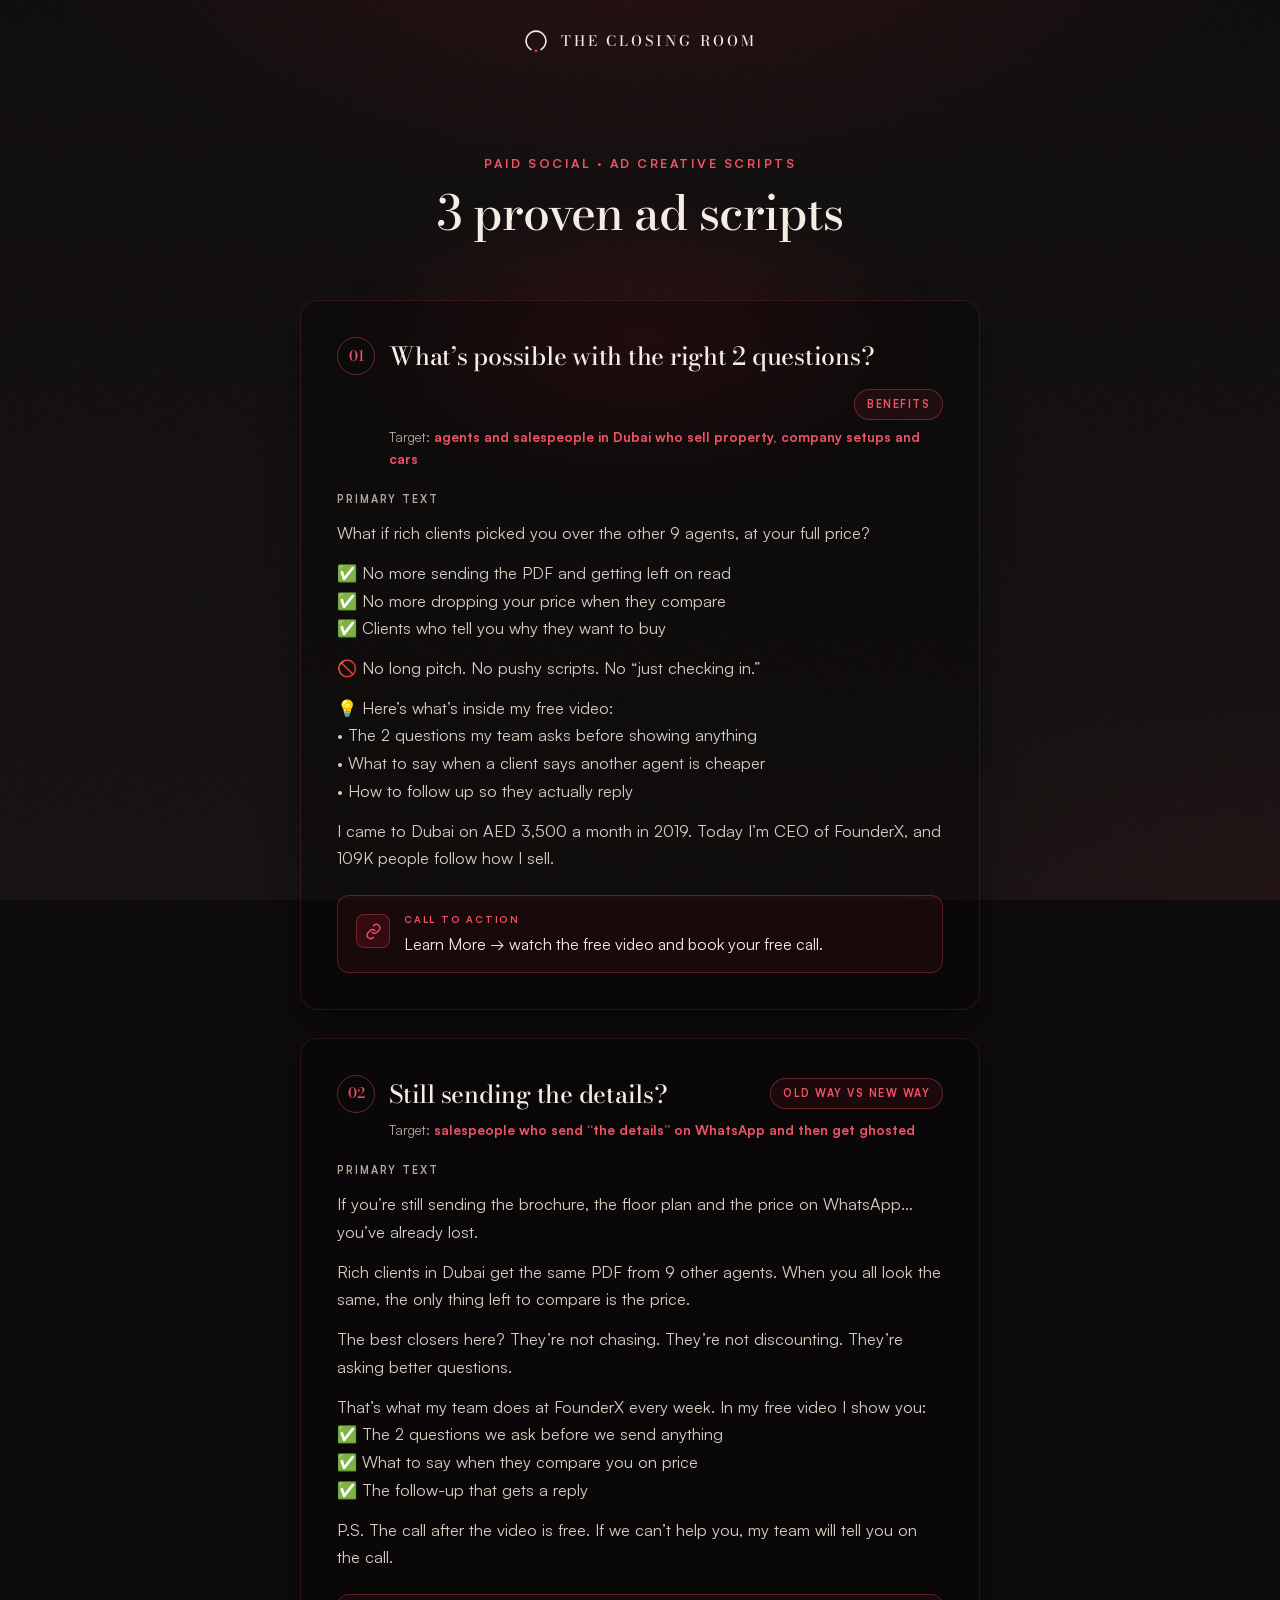
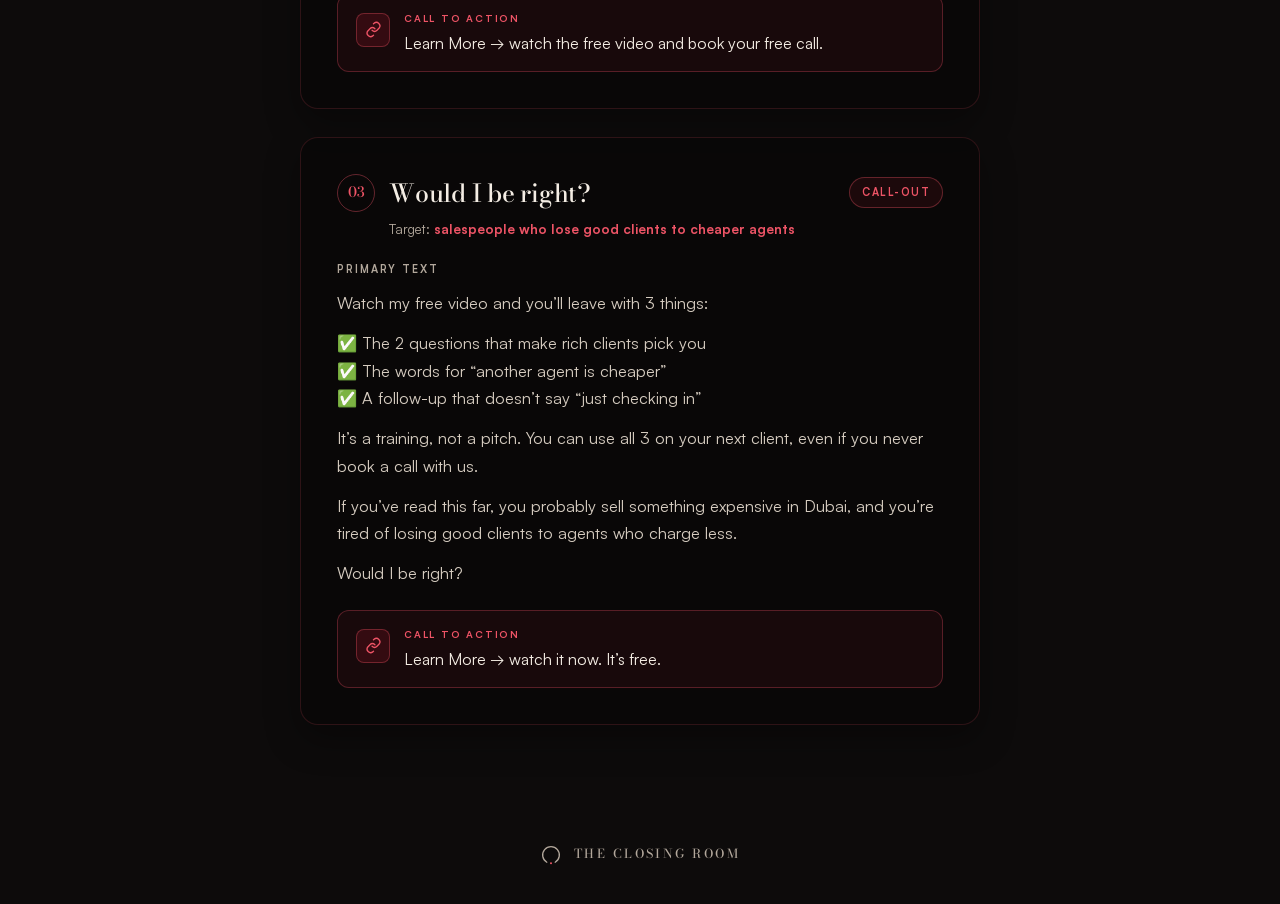
<file: ad-scripts/index.html>
<!doctype html>
<html lang="en">
<head>
  <meta charset="utf-8" />
  <meta name="viewport" content="width=device-width, initial-scale=1" />
  <title>Ad Scripts · The Closing Room</title>
  <meta name="robots" content="noindex" />
  <script>document.documentElement.className += " js";</script>
  <link rel="icon" href="../assets/img/favicon.png" type="image/png" />
  <link rel="stylesheet" href="../assets/vendor/lenis.css" />
  <link rel="stylesheet" href="../vsl/vsl.css" />
  <link rel="stylesheet" href="../assets/brand.css" />
  <link rel="stylesheet" href="ad-scripts.css" />
</head>
<body>
  <header class="brandbar">
    <div class="brand">
      <svg class="seal seal--animate" viewBox="0 0 100 100" role="img" aria-label="The Closing Room"><path class="seal__arc" d="M31 82.9 A38 38 0 1 1 69 82.9" /><circle class="seal__dot" cx="50" cy="88" r="4.6" /></svg>
      <span class="brand__word">The Closing Room</span>
    </div>
  </header>
  <main class="page">
    <section class="ads">
      <div class="ads__glow" aria-hidden="true"></div>
      <div class="container">
        <header class="ads__intro">
          <p class="ads__eyebrow reveal">Paid social · Ad creative scripts</p>
          <h1 class="ads__title reveal" style="--i:1">3 proven ad scripts</h1>
        </header>
        <div class="ads__list">
          <article class="ad reveal">
            <div class="ad__head"><span class="ad__num">01</span><h2 class="ad__title">What’s possible with the right 2 questions?</h2><span class="ad__angle">Benefits</span></div>
            <p class="ad__target">Target: <b>agents and salespeople in Dubai who sell property, company setups and cars</b></p>
            <span class="ad__label">Primary text</span>
            <div class="ad__body"><p>What if rich clients picked you over the other 9 agents, at your full price?</p><p>✅ No more sending the PDF and getting left on read<br/>✅ No more dropping your price when they compare<br/>✅ Clients who tell you why they want to buy</p><p>🚫 No long pitch. No pushy scripts. No “just checking in.”</p><p>💡 Here’s what’s inside my free video:<br/>• The 2 questions my team asks before showing anything<br/>• What to say when a client says another agent is cheaper<br/>• How to follow up so they actually reply</p><p>I came to Dubai on AED 3,500 a month in 2019. Today I’m CEO of FounderX, and 109K people follow how I sell.</p></div>
            <div class="ad__cta">
              <span class="ad__cta-icon"><svg viewBox="0 0 24 24"><path d="M10 13a5 5 0 0 0 7 0l3-3a5 5 0 0 0-7-7l-1 1"/><path d="M14 11a5 5 0 0 0-7 0l-3 3a5 5 0 0 0 7 7l1-1"/></svg></span>
              <div><span class="ad__cta-label">Call to action</span><p class="ad__cta-text">Learn More → watch the free video and book your free call.</p></div>
            </div>
          </article>
          <article class="ad reveal">
            <div class="ad__head"><span class="ad__num">02</span><h2 class="ad__title">Still sending the details?</h2><span class="ad__angle">Old way vs new way</span></div>
            <p class="ad__target">Target: <b>salespeople who send “the details” on WhatsApp and then get ghosted</b></p>
            <span class="ad__label">Primary text</span>
            <div class="ad__body"><p>If you’re still sending the brochure, the floor plan and the price on WhatsApp… you’ve already lost.</p><p>Rich clients in Dubai get the same PDF from 9 other agents. When you all look the same, the only thing left to compare is the price.</p><p>The best closers here? They’re not chasing. They’re not discounting. They’re asking better questions.</p><p>That’s what my team does at FounderX every week. In my free video I show you:<br/>✅ The 2 questions we ask before we send anything<br/>✅ What to say when they compare you on price<br/>✅ The follow-up that gets a reply</p><p>P.S. The call after the video is free. If we can’t help you, my team will tell you on the call.</p></div>
            <div class="ad__cta">
              <span class="ad__cta-icon"><svg viewBox="0 0 24 24"><path d="M10 13a5 5 0 0 0 7 0l3-3a5 5 0 0 0-7-7l-1 1"/><path d="M14 11a5 5 0 0 0-7 0l-3 3a5 5 0 0 0 7 7l1-1"/></svg></span>
              <div><span class="ad__cta-label">Call to action</span><p class="ad__cta-text">Learn More → watch the free video and book your free call.</p></div>
            </div>
          </article>
          <article class="ad reveal">
            <div class="ad__head"><span class="ad__num">03</span><h2 class="ad__title">Would I be right?</h2><span class="ad__angle">Call-out</span></div>
            <p class="ad__target">Target: <b>salespeople who lose good clients to cheaper agents</b></p>
            <span class="ad__label">Primary text</span>
            <div class="ad__body"><p>Watch my free video and you’ll leave with 3 things:</p><p>✅ The 2 questions that make rich clients pick you<br/>✅ The words for “another agent is cheaper”<br/>✅ A follow-up that doesn’t say “just checking in”</p><p>It’s a training, not a pitch. You can use all 3 on your next client, even if you never book a call with us.</p><p>If you’ve read this far, you probably sell something expensive in Dubai, and you’re tired of losing good clients to agents who charge less.</p><p>Would I be right?</p></div>
            <div class="ad__cta">
              <span class="ad__cta-icon"><svg viewBox="0 0 24 24"><path d="M10 13a5 5 0 0 0 7 0l3-3a5 5 0 0 0-7-7l-1 1"/><path d="M14 11a5 5 0 0 0-7 0l-3 3a5 5 0 0 0 7 7l1-1"/></svg></span>
              <div><span class="ad__cta-label">Call to action</span><p class="ad__cta-text">Learn More → watch it now. It’s free.</p></div>
            </div>
          </article>
        </div>
      </div>
    </section>
  </main>
  <footer class="brandfoot">
    <div class="brand">
      <svg class="seal" viewBox="0 0 100 100" aria-hidden="true"><path class="seal__arc" d="M31 82.9 A38 38 0 1 1 69 82.9" /><circle class="seal__dot" cx="50" cy="88" r="4.6" /></svg>
      <span class="brand__word">The Closing Room</span>
    </div>
  </footer>
  <script src="../assets/vendor/lenis.min.js"></script>
  <script src="../vsl/vsl.js"></script>
</body>
</html>
</file>
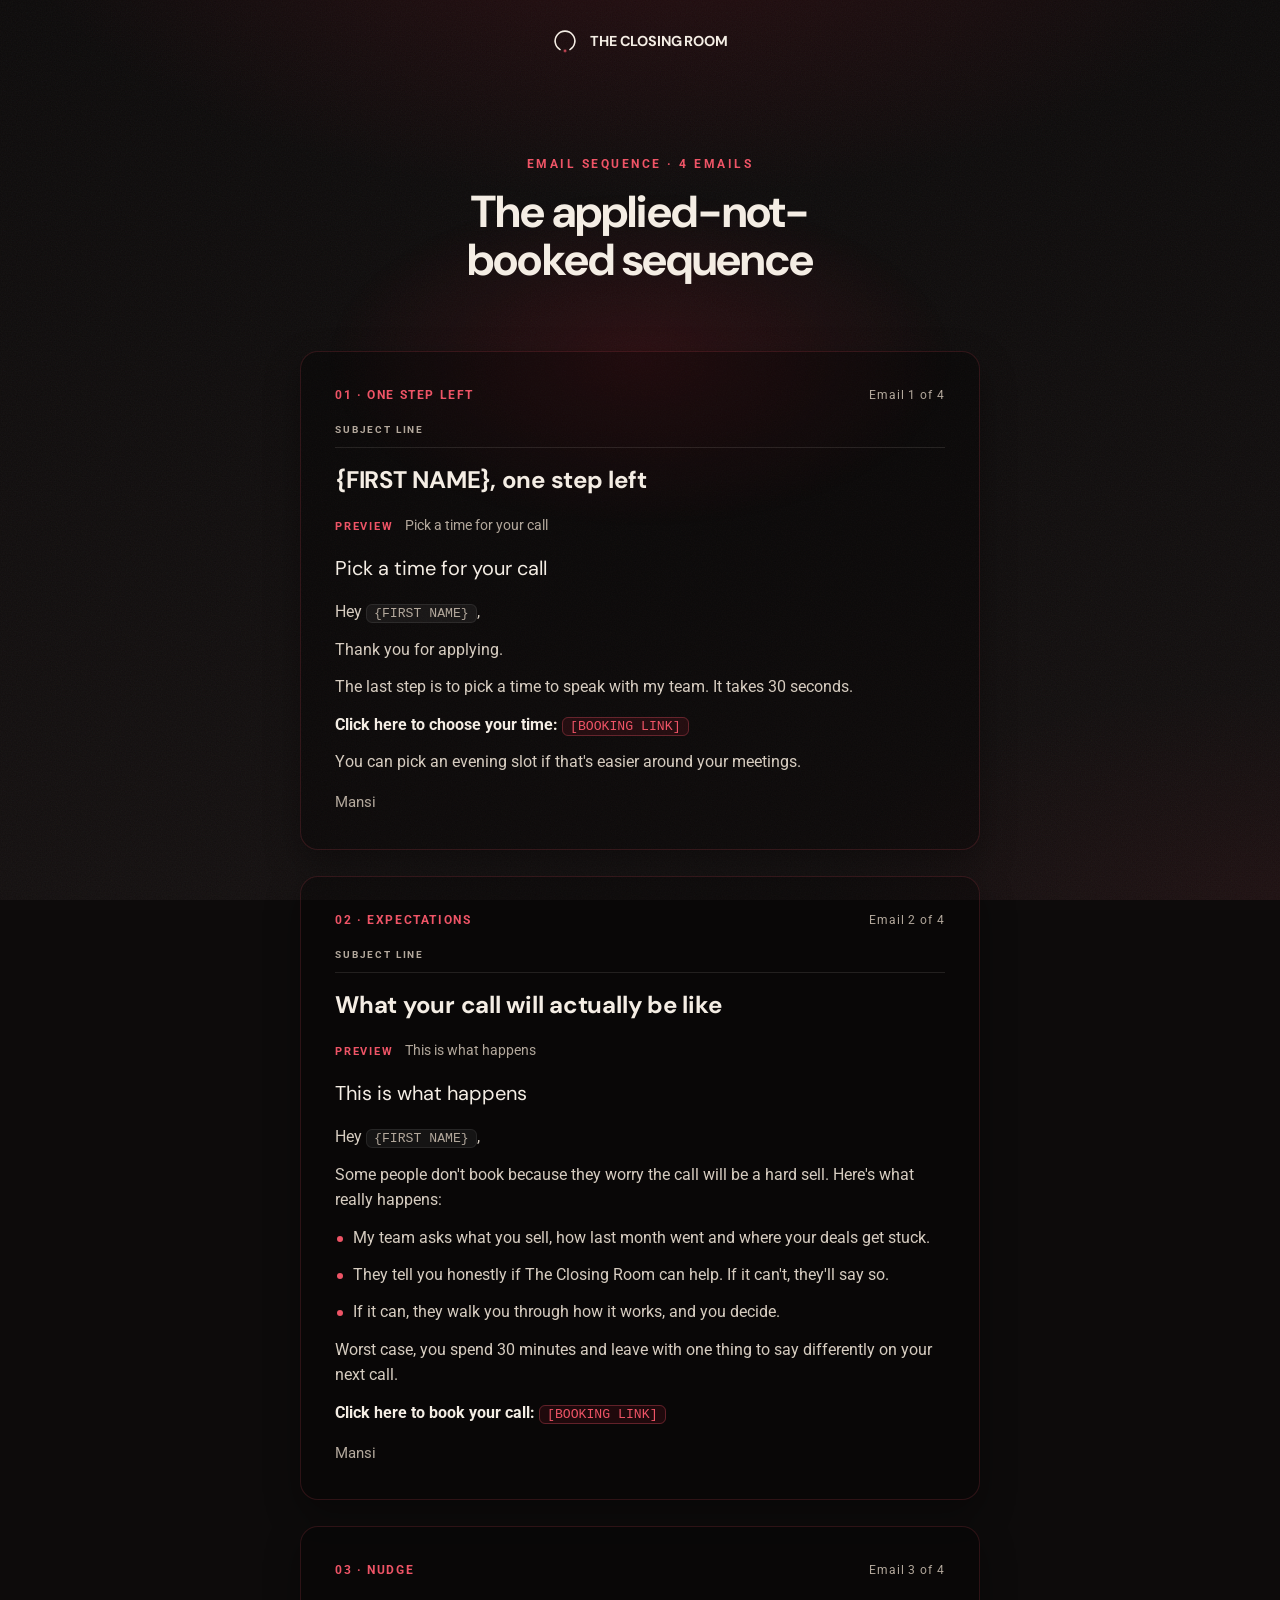
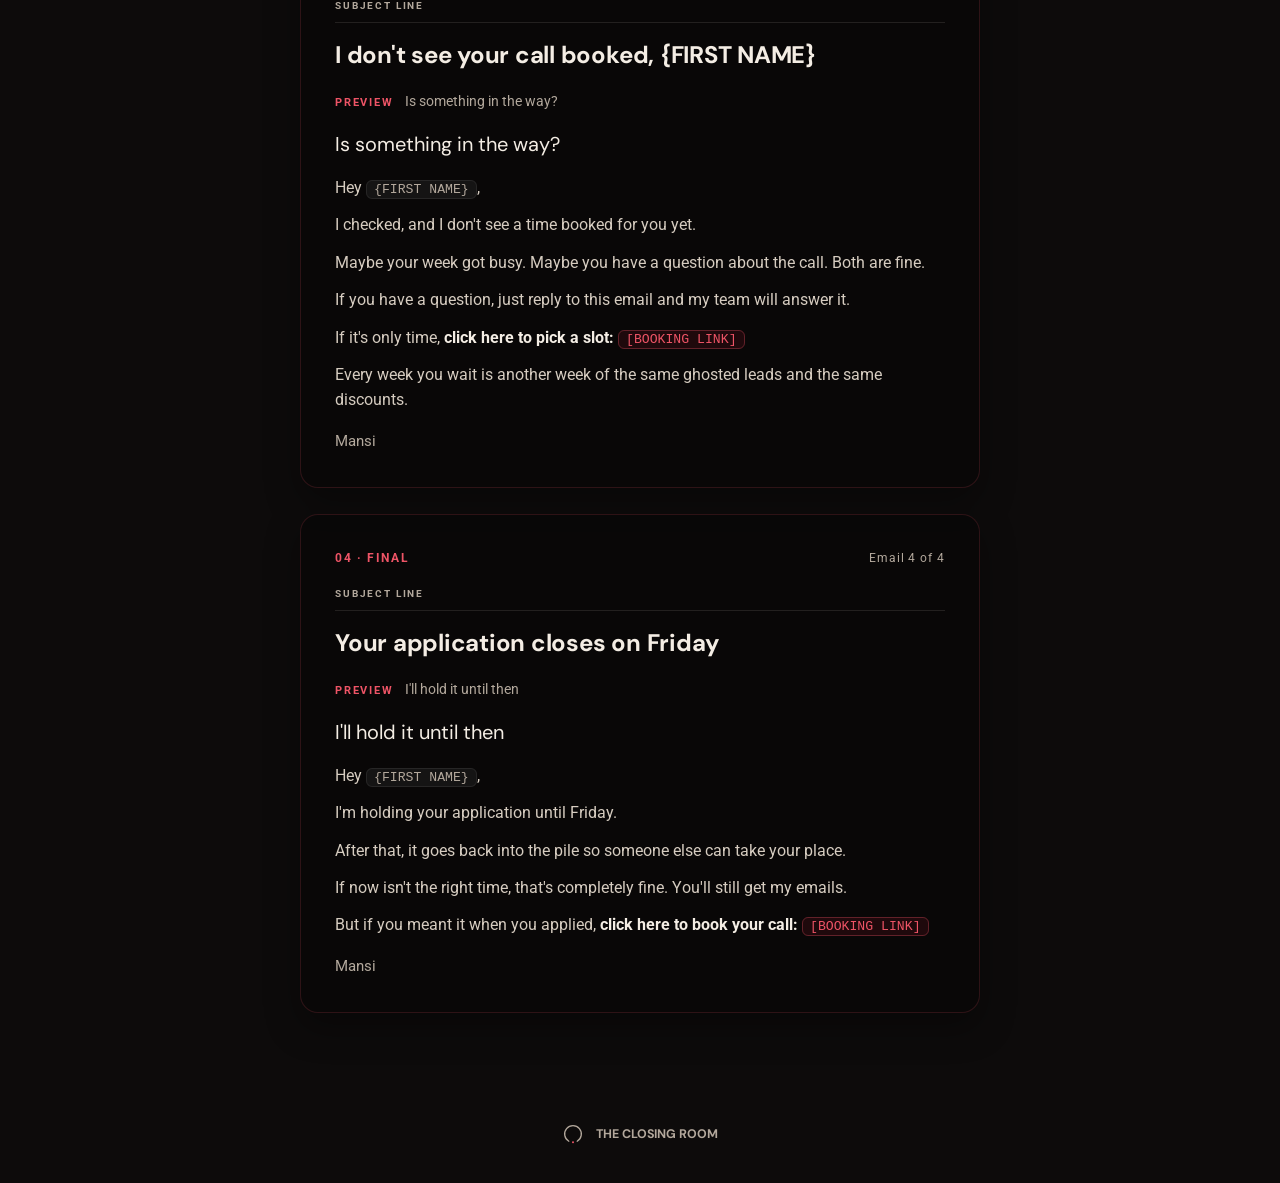
<file: applied-not-booked/index.html>
<!doctype html>
<html lang="en">
<head>
  <meta charset="utf-8" />
  <meta name="viewport" content="width=device-width, initial-scale=1" />
  <title>Applied-not-booked · The Closing Room</title>
  <meta name="robots" content="noindex" />
  <script>document.documentElement.className += " js";</script>
  <link rel="icon" href="../assets/img/favicon.png" type="image/png" />
  <link rel="stylesheet" href="../assets/vendor/lenis.css" />
  <link rel="stylesheet" href="../vsl/vsl.css" />
  <link rel="stylesheet" href="../opted-in/opted-in.css" />
  <link rel="stylesheet" href="../assets/brand.css" />
<link rel="stylesheet" href="../assets/fonts-lp.css?v=3" />
</head>
<body>
  <header class="brandbar">
    <div class="brand">
      <svg class="seal seal--animate" viewBox="0 0 100 100" role="img" aria-label="The Closing Room"><path class="seal__arc" d="M31 82.9 A38 38 0 1 1 69 82.9" /><circle class="seal__dot" cx="50" cy="88" r="4.6" /></svg>
      <span class="brand__word">The Closing Room</span>
    </div>
  </header>
  <main class="page">
    <section class="seq">
      <div class="seq__glow" aria-hidden="true"></div>
      <div class="container">
        <header class="seq__intro">
          <p class="seq__eyebrow reveal">Email sequence · 4 emails</p>
          <h1 class="seq__title reveal" style="--i:1">The applied-not-booked sequence</h1>
        </header>
        <div class="seq__list">
          <article class="email reveal">
            <div class="email__head"><span class="email__tag">01 · One step left</span><span class="email__count">Email 1 of 4</span></div>
            <span class="email__sl-label">Subject line</span>
            <h2 class="email__subject">{FIRST NAME}, one step left</h2>
            <p class="email__pv"><b>Preview</b> Pick a time for your call</p>
            <div class="email__body"><p class="email__h1">Pick a time for your call</p><p>Hey <span class="tok-merge">{FIRST NAME}</span>,</p><p>Thank you for applying.</p><p>The last step is to pick a time to speak with my team. It takes 30 seconds.</p><p><b>Click here to choose your time:</b> <span class="tok-link">[BOOKING LINK]</span></p><p>You can pick an evening slot if that's easier around your meetings.</p></div>
            <p class="email__sign">Mansi</p>
            
          </article>
          <article class="email reveal">
            <div class="email__head"><span class="email__tag">02 · Expectations</span><span class="email__count">Email 2 of 4</span></div>
            <span class="email__sl-label">Subject line</span>
            <h2 class="email__subject">What your call will actually be like</h2>
            <p class="email__pv"><b>Preview</b> This is what happens</p>
            <div class="email__body"><p class="email__h1">This is what happens</p><p>Hey <span class="tok-merge">{FIRST NAME}</span>,</p><p>Some people don't book because they worry the call will be a hard sell. Here's what really happens:</p><p class="li">My team asks what you sell, how last month went and where your deals get stuck.</p><p class="li">They tell you honestly if The Closing Room can help. If it can't, they'll say so.</p><p class="li">If it can, they walk you through how it works, and you decide.</p><p>Worst case, you spend 30 minutes and leave with one thing to say differently on your next call.</p><p><b>Click here to book your call:</b> <span class="tok-link">[BOOKING LINK]</span></p></div>
            <p class="email__sign">Mansi</p>
            
          </article>
          <article class="email reveal">
            <div class="email__head"><span class="email__tag">03 · Nudge</span><span class="email__count">Email 3 of 4</span></div>
            <span class="email__sl-label">Subject line</span>
            <h2 class="email__subject">I don&#x27;t see your call booked, {FIRST NAME}</h2>
            <p class="email__pv"><b>Preview</b> Is something in the way?</p>
            <div class="email__body"><p class="email__h1">Is something in the way?</p><p>Hey <span class="tok-merge">{FIRST NAME}</span>,</p><p>I checked, and I don't see a time booked for you yet.</p><p>Maybe your week got busy. Maybe you have a question about the call. Both are fine.</p><p>If you have a question, just reply to this email and my team will answer it.</p><p>If it's only time, <b>click here to pick a slot:</b> <span class="tok-link">[BOOKING LINK]</span></p><p>Every week you wait is another week of the same ghosted leads and the same discounts.</p></div>
            <p class="email__sign">Mansi</p>
            
          </article>
          <article class="email reveal">
            <div class="email__head"><span class="email__tag">04 · Final</span><span class="email__count">Email 4 of 4</span></div>
            <span class="email__sl-label">Subject line</span>
            <h2 class="email__subject">Your application closes on Friday</h2>
            <p class="email__pv"><b>Preview</b> I&#x27;ll hold it until then</p>
            <div class="email__body"><p class="email__h1">I'll hold it until then</p><p>Hey <span class="tok-merge">{FIRST NAME}</span>,</p><p>I'm holding your application until Friday.</p><p>After that, it goes back into the pile so someone else can take your place.</p><p>If now isn't the right time, that's completely fine. You'll still get my emails.</p><p>But if you meant it when you applied, <b>click here to book your call:</b> <span class="tok-link">[BOOKING LINK]</span></p></div>
            <p class="email__sign">Mansi</p>
            
          </article>
        </div>
      </div>
    </section>
  </main>
  <footer class="brandfoot">
    <div class="brand">
      <svg class="seal" viewBox="0 0 100 100" aria-hidden="true"><path class="seal__arc" d="M31 82.9 A38 38 0 1 1 69 82.9" /><circle class="seal__dot" cx="50" cy="88" r="4.6" /></svg>
      <span class="brand__word">The Closing Room</span>
    </div>
  </footer>
  <script src="../assets/vendor/lenis.min.js"></script>
  <script src="../vsl/vsl.js"></script>
</body>
</html>
</file>
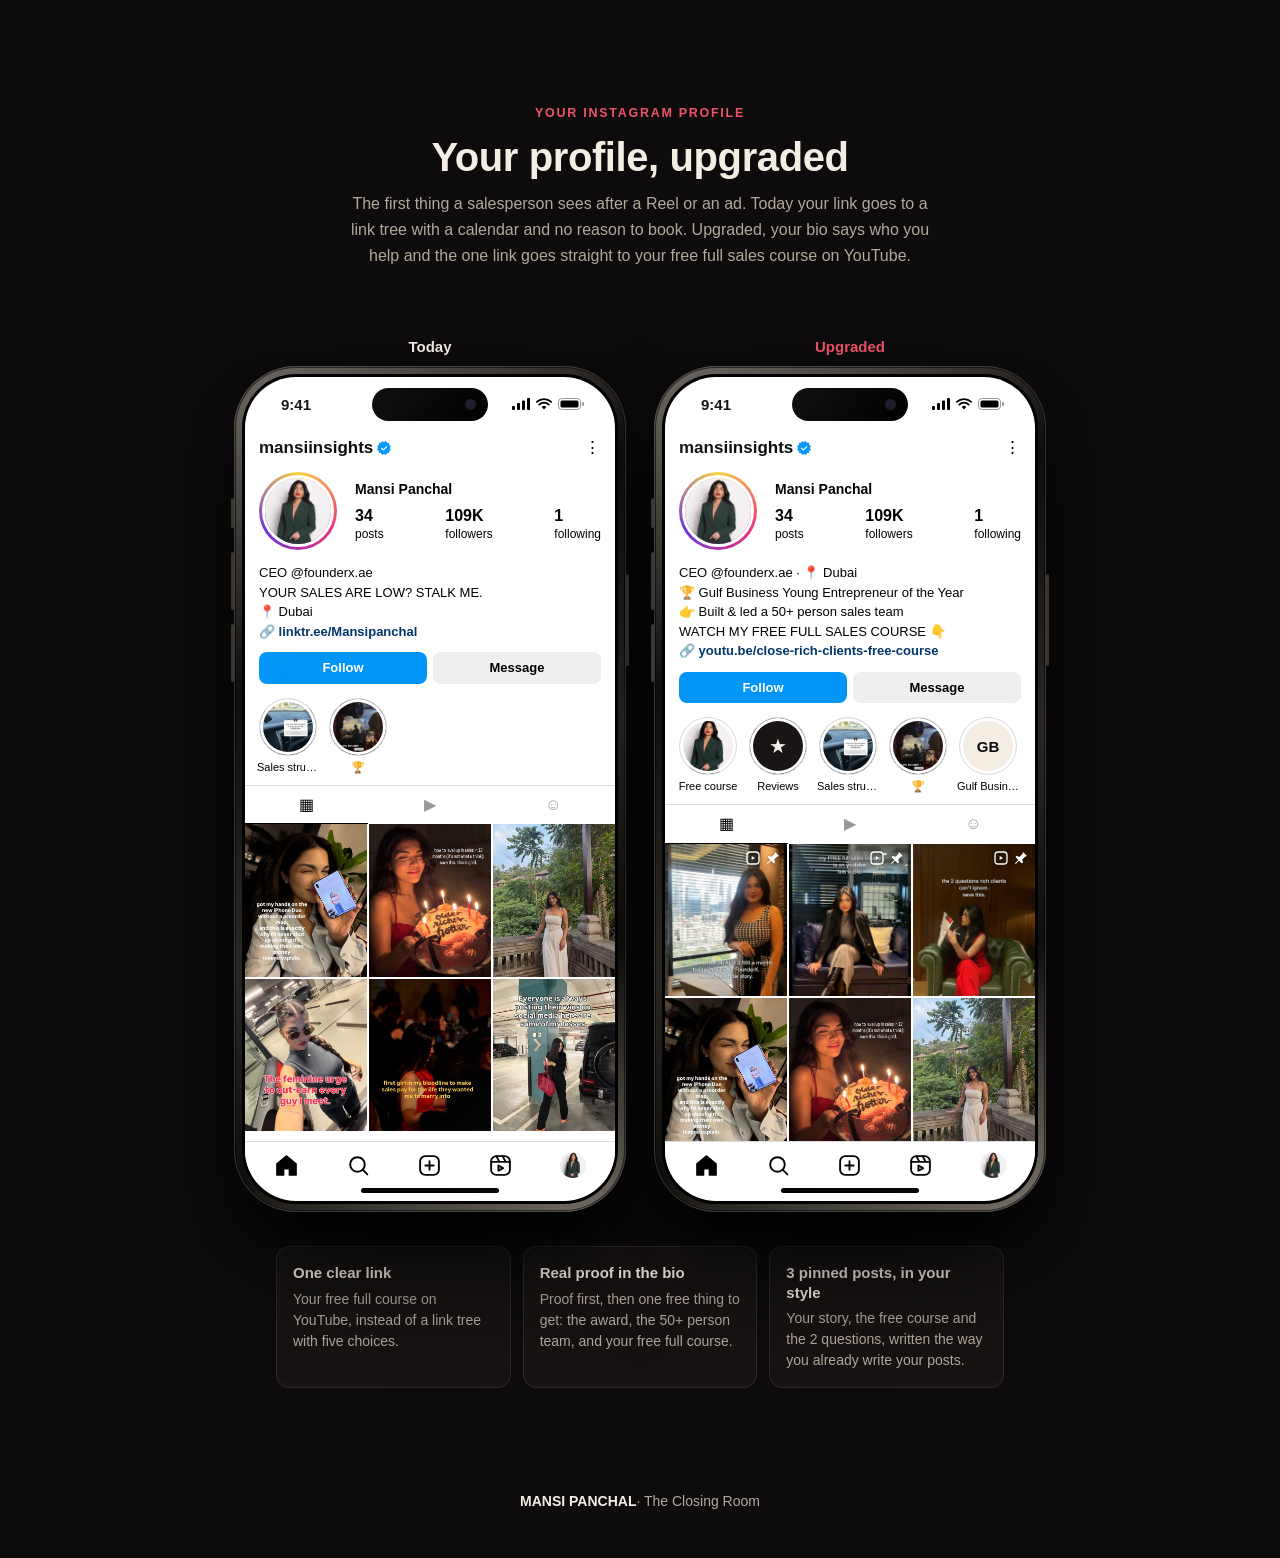
<file: ig-profile/index.html>
<!doctype html>
<html lang="en">
<head>
  <meta charset="utf-8" />
  <meta name="viewport" content="width=device-width, initial-scale=1" />
  <title>Instagram profile &middot; Mansi Panchal</title>
  <meta name="robots" content="noindex" />
  <link rel="icon" href="../assets/img/favicon.png" type="image/png" />
  <link rel="stylesheet" href="../assets/brand.css" />
  <link rel="stylesheet" href="../assets/fonts-lp.css?v=3" />
  <link rel="stylesheet" href="../assets/phone-prof.css" />
  <style>
  html,body{background:#0d0b0b;color:#f4ede4;margin:0}
  .sa__intro{text-align:center;padding:44px 16px 12px}
  .eyebrow{color:#ee5466;font:700 .78rem/1 Inter,sans-serif;letter-spacing:.14em;text-transform:uppercase;margin:0}
  .sa__title{font:700 clamp(28px,5vw,40px)/1.1 "SF Pro Display Bold",Inter,sans-serif;margin:.4em 0 .3em;color:#f4ede4}
  .sa__note{color:#b3a89c;max-width:580px;margin:0 auto 14px;font:400 16px/1.6 Inter,sans-serif}
  .ads2{display:flex;flex-wrap:wrap;justify-content:center;gap:28px}.ads2>div{min-width:0}
  .adlab{text-align:center;font:700 15px/1 Inter,sans-serif;color:#f4ede4;margin:0 0 12px}.adlab.new{color:#ee5466}
  .why{max-width:760px;margin:34px auto 0;padding:0 16px;display:grid;grid-template-columns:repeat(3,minmax(0,1fr));gap:12px}
  .why div{background:#171313;border:1px solid rgba(244,237,228,.1);border-radius:14px;padding:16px}
  .why b{display:block;font:700 15px/1.3 "SF Pro Display Bold",Inter,sans-serif;margin-bottom:6px}.why span{font:400 14px/1.5 Inter,sans-serif;color:#b3a89c}
  @media(max-width:700px){.why{grid-template-columns:1fr}}
  .brandfoot{text-align:center;padding:34px 16px 50px;color:#b3a89c;font:400 14px Inter,sans-serif}.brandfoot b{color:#f4ede4}
  .hli i{font-size:18px}
  </style>
<style>
.feed--prof{overflow:hidden}.prof{font:13px/1.35 -apple-system,"Helvetica Neue",Arial,sans-serif;color:#000;background:#fff}
.ptop{display:flex;justify-content:space-between;padding:6px 14px 8px;font-size:17px}.ptop b{font-weight:700}
.phead{display:flex;align-items:center;gap:18px;padding:4px 14px}.pav{width:78px;height:78px;border-radius:50%;padding:3px;background:conic-gradient(#f9ce34,#ee2a7b,#6228d7,#f9ce34);flex:none}
.pav img{width:100%;height:100%;border-radius:50%;object-fit:cover;border:3px solid #fff}
.pright{flex:1;min-width:0;display:flex;flex-direction:column;gap:6px}.pname{font-size:14px}.pstats{display:flex;justify-content:space-between}.pstats span{align-items:flex-start!important}.pstats span{display:flex;flex-direction:column;align-items:center;font-size:12px}.pstats b{font-size:16px}
.pbio{padding:8px 14px 0}.pbio p{margin:2px 0}.pcat{color:#555}.plink{color:#00376b;font-weight:600;word-break:break-all}
.pbtn{display:flex;gap:6px;padding:10px 14px}.pbtn span{flex:1;text-align:center;background:#efefef;border-radius:8px;padding:7px 0;font-weight:600}.pbtn .fol{background:#0095f6;color:#fff}
.hl{display:flex;gap:12px;padding:4px 14px 10px;overflow:hidden}.hli{display:flex;flex-direction:column;align-items:center;gap:4px;width:58px;flex:none}
.hli i{width:58px;height:58px;border-radius:50%;border:1px solid #dbdbdb;box-shadow:inset 0 0 0 3px #fff;display:flex;align-items:center;justify-content:center;color:#fff;font-style:normal;font-size:20px}
.hli b{font-weight:400;font-size:11px;white-space:nowrap;overflow:hidden;text-overflow:ellipsis;max-width:62px}
.ptabs{display:flex;border-top:1px solid #dbdbdb}.ptabs span{flex:1;text-align:center;padding:8px 0;color:#999;font-size:16px}.ptabs .on{color:#000;border-bottom:1px solid #000}
.grid3{display:grid;grid-template-columns:repeat(3,1fr);gap:2px}.gc{position:relative;aspect-ratio:4/5;overflow:hidden;background:#eee}.gc img{width:100%;height:100%;object-fit:cover;display:block}
.gc .pin,.gc .rl{position:absolute;top:6px;right:6px;width:16px;height:16px;filter:drop-shadow(0 1px 2px rgba(0,0,0,.5))}.gc .rl{right:6px}.gc .pin+.rl{right:26px}
</style>
</head>
<body>
  <main class="page">
    <section class="sa">
      <div class="sa__intro">
        <p class="eyebrow">Your Instagram profile</p>
        <h1 class="sa__title">Your profile, upgraded</h1>
        <p class="sa__note">The first thing a salesperson sees after a Reel or an ad. Today your link goes to a link tree with a calendar and no reason to book. Upgraded, your bio says who you help and the one link goes straight to your free full sales course on YouTube.</p>
      </div>
      <div class="stage"><div class="ads2">
        <div class="adcol"><p class="adlab">Today</p><div class="phone-wrap" id="pf1"><div class="iphone"><span class="btn-side l" style="top:132px;height:30px"></span><span class="btn-side l" style="top:186px;height:58px"></span><span class="btn-side l" style="top:258px;height:58px"></span><span class="btn-side r" style="top:208px;height:92px"></span><div class="screen"><div class="status"><span>9:41</span><span class="island"></span><span class="ic"><svg viewBox="0 0 18 12"><rect x="0" y="8" width="3" height="4" rx="1" fill="#000"/><rect x="5" y="5" width="3" height="7" rx="1" fill="#000"/><rect x="10" y="2.5" width="3" height="9.5" rx="1" fill="#000"/><rect x="15" y="0" width="3" height="12" rx="1" fill="#000"/></svg><svg viewBox="0 0 16 12"><path d="M8 11.5l2.2-2.6a3.2 3.2 0 0 0-4.4 0z" fill="#000"/><path d="M3.2 6.6a6.8 6.8 0 0 1 9.6 0" stroke="#000" stroke-width="1.8" fill="none" stroke-linecap="round"/><path d="M.8 3.9a10.5 10.5 0 0 1 14.4 0" stroke="#000" stroke-width="1.8" fill="none" stroke-linecap="round"/></svg><svg viewBox="0 0 27 12"><rect x=".5" y=".5" width="22" height="11" rx="3.2" fill="none" stroke="#000" opacity=".4"/><rect x="2.5" y="2.5" width="18" height="7" rx="1.6" fill="#000"/><rect x="24" y="4" width="2" height="4" rx="1" fill="#000" opacity=".4"/></svg></span></div>
              <div class="feed feed--prof"><div class="prof">
  <div class="ptop"><b>mansiinsights<svg viewBox="0 0 40 40" width="14" height="14" style="vertical-align:-2px;margin-left:4px"><path d="M19.998 3.094 14.638 0l-2.972 5.15H5.432v6.354L0 14.64 3.094 20 0 25.359l5.432 3.137v5.905h5.975L14.638 40l5.36-3.094L25.358 40l3.232-5.6h6.162v-6.01L40 25.359 36.905 20 40 14.641l-5.248-3.03v-6.46h-6.419L25.358 0l-5.36 3.094Zm7.415 11.225 2.254 2.287-11.43 11.5-6.835-6.93 2.244-2.258 4.587 4.581 9.18-9.18Z" fill="#0095f6"/></svg></b><span>&#8942;</span></div>
  <div class="phead"><span class="pav"><img src="../assets/img/pfp.jpg" alt=""></span>
    <div class="pright"><b class="pname">Mansi Panchal</b><div class="pstats"><span><b>34</b>posts</span><span><b>109K</b>followers</span><span><b>1</b>following</span></div></div></div>
  <div class="pbio"><p>CEO @founderx.ae</p><p>YOUR SALES ARE LOW? STALK ME.</p><p>&#128205; Dubai</p><p class="plink">&#128279; linktr.ee/Mansipanchal</p></div>
  <div class="pbtn"><span class="fol">Follow</span><span>Message</span></div>
  <div class="hl"><span class="hli"><i style="background:url(../assets/img/profile/hl0.jpg) center/cover"></i><b>Sales struggles</b></span><span class="hli"><i style="background:url(../assets/img/profile/hl1.jpg) center/cover"></i><b>&#127942;</b></span></div>
  <div class="ptabs"><span class="on">&#9638;</span><span>&#9654;</span><span>&#9786;</span></div>
  <div class="grid3"><span class="gc"><img src="../assets/img/profile/g00.jpg" alt=""></span><span class="gc"><img src="../assets/img/profile/g01.jpg" alt=""></span><span class="gc"><img src="../assets/img/profile/g02.jpg" alt=""></span><span class="gc"><img src="../assets/img/profile/g03.jpg" alt=""></span><span class="gc"><img src="../assets/img/profile/g04.jpg" alt=""></span><span class="gc"><img src="../assets/img/profile/g05.jpg" alt=""></span></div>
</div></div><div class="tabbar"><svg viewBox="0 0 24 24"><path d="M3 10.5L12 3l9 7.5V21h-6v-6H9v6H3z" fill="#000"/></svg><svg viewBox="0 0 24 24"><circle cx="11" cy="11" r="7"/><path d="M20.5 20.5l-4.5-4.5"/></svg><svg viewBox="0 0 24 24"><rect x="3" y="3" width="18" height="18" rx="5"/><path d="M12 8v8M8 12h8"/></svg><svg viewBox="0 0 24 24"><rect x="3" y="3" width="18" height="18" rx="5"/><path d="M3 8.5h18M8 3l3 5.5M14 3l3 5.5M10 12v5l4.5-2.5z"/></svg><img class="me" src="../assets/img/pfp.jpg" alt="" /></div>
              <div class="homebar"></div></div></div></div></div>
        <div class="adcol"><p class="adlab new">Upgraded</p><div class="phone-wrap" id="pf2"><div class="iphone"><span class="btn-side l" style="top:132px;height:30px"></span><span class="btn-side l" style="top:186px;height:58px"></span><span class="btn-side l" style="top:258px;height:58px"></span><span class="btn-side r" style="top:208px;height:92px"></span><div class="screen"><div class="status"><span>9:41</span><span class="island"></span><span class="ic"><svg viewBox="0 0 18 12"><rect x="0" y="8" width="3" height="4" rx="1" fill="#000"/><rect x="5" y="5" width="3" height="7" rx="1" fill="#000"/><rect x="10" y="2.5" width="3" height="9.5" rx="1" fill="#000"/><rect x="15" y="0" width="3" height="12" rx="1" fill="#000"/></svg><svg viewBox="0 0 16 12"><path d="M8 11.5l2.2-2.6a3.2 3.2 0 0 0-4.4 0z" fill="#000"/><path d="M3.2 6.6a6.8 6.8 0 0 1 9.6 0" stroke="#000" stroke-width="1.8" fill="none" stroke-linecap="round"/><path d="M.8 3.9a10.5 10.5 0 0 1 14.4 0" stroke="#000" stroke-width="1.8" fill="none" stroke-linecap="round"/></svg><svg viewBox="0 0 27 12"><rect x=".5" y=".5" width="22" height="11" rx="3.2" fill="none" stroke="#000" opacity=".4"/><rect x="2.5" y="2.5" width="18" height="7" rx="1.6" fill="#000"/><rect x="24" y="4" width="2" height="4" rx="1" fill="#000" opacity=".4"/></svg></span></div>
              <div class="feed feed--prof"><div class="prof">
  <div class="ptop"><b>mansiinsights<svg viewBox="0 0 40 40" width="14" height="14" style="vertical-align:-2px;margin-left:4px"><path d="M19.998 3.094 14.638 0l-2.972 5.15H5.432v6.354L0 14.64 3.094 20 0 25.359l5.432 3.137v5.905h5.975L14.638 40l5.36-3.094L25.358 40l3.232-5.6h6.162v-6.01L40 25.359 36.905 20 40 14.641l-5.248-3.03v-6.46h-6.419L25.358 0l-5.36 3.094Zm7.415 11.225 2.254 2.287-11.43 11.5-6.835-6.93 2.244-2.258 4.587 4.581 9.18-9.18Z" fill="#0095f6"/></svg></b><span>&#8942;</span></div>
  <div class="phead"><span class="pav"><img src="../assets/img/pfp.jpg" alt=""></span>
    <div class="pright"><b class="pname">Mansi Panchal</b><div class="pstats"><span><b>34</b>posts</span><span><b>109K</b>followers</span><span><b>1</b>following</span></div></div></div>
  <div class="pbio"><p>CEO @founderx.ae &middot; &#128205; Dubai</p><p>&#127942; Gulf Business Young Entrepreneur of the Year</p><p>&#128073; Built &amp; led a 50+ person sales team</p><p>WATCH MY FREE FULL SALES COURSE &#128071;</p><p class="plink">&#128279; youtu.be/close-rich-clients-free-course</p></div>
  <div class="pbtn"><span class="fol">Follow</span><span>Message</span></div>
  <div class="hl"><span class="hli"><i style="background:url(../assets/img/pfp.jpg) center/cover"></i><b>Free course</b></span><span class="hli"><i style="background:#1a1515;color:#f4ede4">&#9733;</i><b>Reviews</b></span><span class="hli"><i style="background:url(../assets/img/profile/hl0.jpg) center/cover"></i><b>Sales struggles</b></span><span class="hli"><i style="background:url(../assets/img/profile/hl1.jpg) center/cover"></i><b>&#127942;</b></span><span class="hli"><i style="background:#f4ede4;color:#0d0b0b;font:800 15px Inter,sans-serif">GB</i><b>Gulf Business</b></span></div>
  <div class="ptabs"><span class="on">&#9638;</span><span>&#9654;</span><span>&#9786;</span></div>
  <div class="grid3"><span class="gc"><svg class="pin" viewBox="0 0 24 24"><path d="M15 3l6 6-3 1-4 4 1 5-2 1-4-4-5 5-1-1 5-5-4-4 1-2 5 1 4-4z" fill="#fff"/></svg><svg class="rl" viewBox="0 0 24 24"><rect x="3" y="3" width="18" height="18" rx="5" fill="none" stroke="#fff" stroke-width="2"/><path d="M10 9v6l5-3z" fill="#fff"/></svg><img src="../assets/img/profile/pin1.jpg?v=2" alt=""></span><span class="gc"><svg class="pin" viewBox="0 0 24 24"><path d="M15 3l6 6-3 1-4 4 1 5-2 1-4-4-5 5-1-1 5-5-4-4 1-2 5 1 4-4z" fill="#fff"/></svg><svg class="rl" viewBox="0 0 24 24"><rect x="3" y="3" width="18" height="18" rx="5" fill="none" stroke="#fff" stroke-width="2"/><path d="M10 9v6l5-3z" fill="#fff"/></svg><img src="../assets/img/profile/pin2.jpg?v=2" alt=""></span><span class="gc"><svg class="pin" viewBox="0 0 24 24"><path d="M15 3l6 6-3 1-4 4 1 5-2 1-4-4-5 5-1-1 5-5-4-4 1-2 5 1 4-4z" fill="#fff"/></svg><svg class="rl" viewBox="0 0 24 24"><rect x="3" y="3" width="18" height="18" rx="5" fill="none" stroke="#fff" stroke-width="2"/><path d="M10 9v6l5-3z" fill="#fff"/></svg><img src="../assets/img/profile/pin3.jpg?v=2" alt=""></span><span class="gc"><img src="../assets/img/profile/g00.jpg" alt=""></span><span class="gc"><img src="../assets/img/profile/g01.jpg" alt=""></span><span class="gc"><img src="../assets/img/profile/g02.jpg" alt=""></span></div>
</div></div><div class="tabbar"><svg viewBox="0 0 24 24"><path d="M3 10.5L12 3l9 7.5V21h-6v-6H9v6H3z" fill="#000"/></svg><svg viewBox="0 0 24 24"><circle cx="11" cy="11" r="7"/><path d="M20.5 20.5l-4.5-4.5"/></svg><svg viewBox="0 0 24 24"><rect x="3" y="3" width="18" height="18" rx="5"/><path d="M12 8v8M8 12h8"/></svg><svg viewBox="0 0 24 24"><rect x="3" y="3" width="18" height="18" rx="5"/><path d="M3 8.5h18M8 3l3 5.5M14 3l3 5.5M10 12v5l4.5-2.5z"/></svg><img class="me" src="../assets/img/pfp.jpg" alt="" /></div>
              <div class="homebar"></div></div></div></div></div>
      </div></div>
      <div class="why">
        <div><b>One clear link</b><span>Your free full course on YouTube, instead of a link tree with five choices.</span></div>
        <div><b>Real proof in the bio</b><span>Proof first, then one free thing to get: the award, the 50+ person team, and your free full course.</span></div>
        <div><b>3 pinned posts, in your style</b><span>Your story, the free course and the 2 questions, written the way you already write your posts.</span></div>
      </div>
    </section>
  </main>
  <footer class="brandfoot"><b>MANSI PANCHAL</b> &middot; The Closing Room</footer>
</body>
</html>
</file>
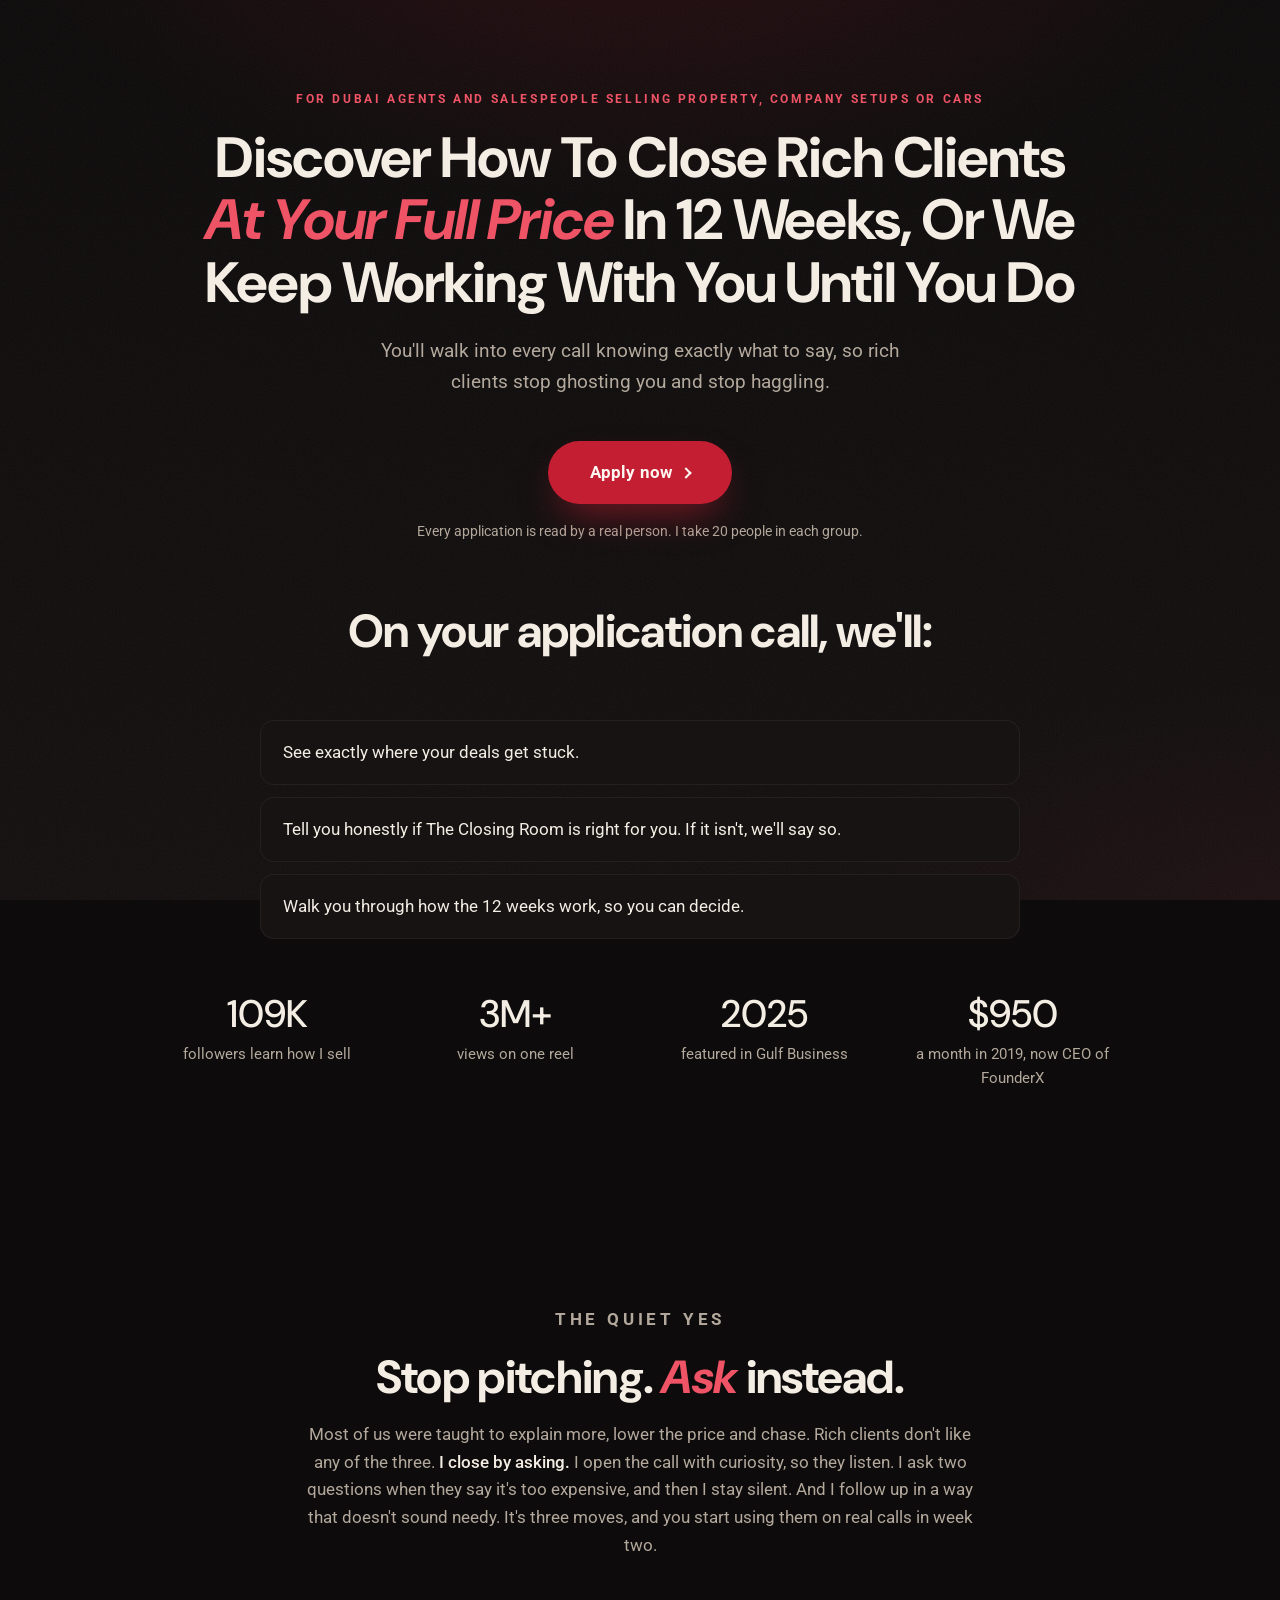
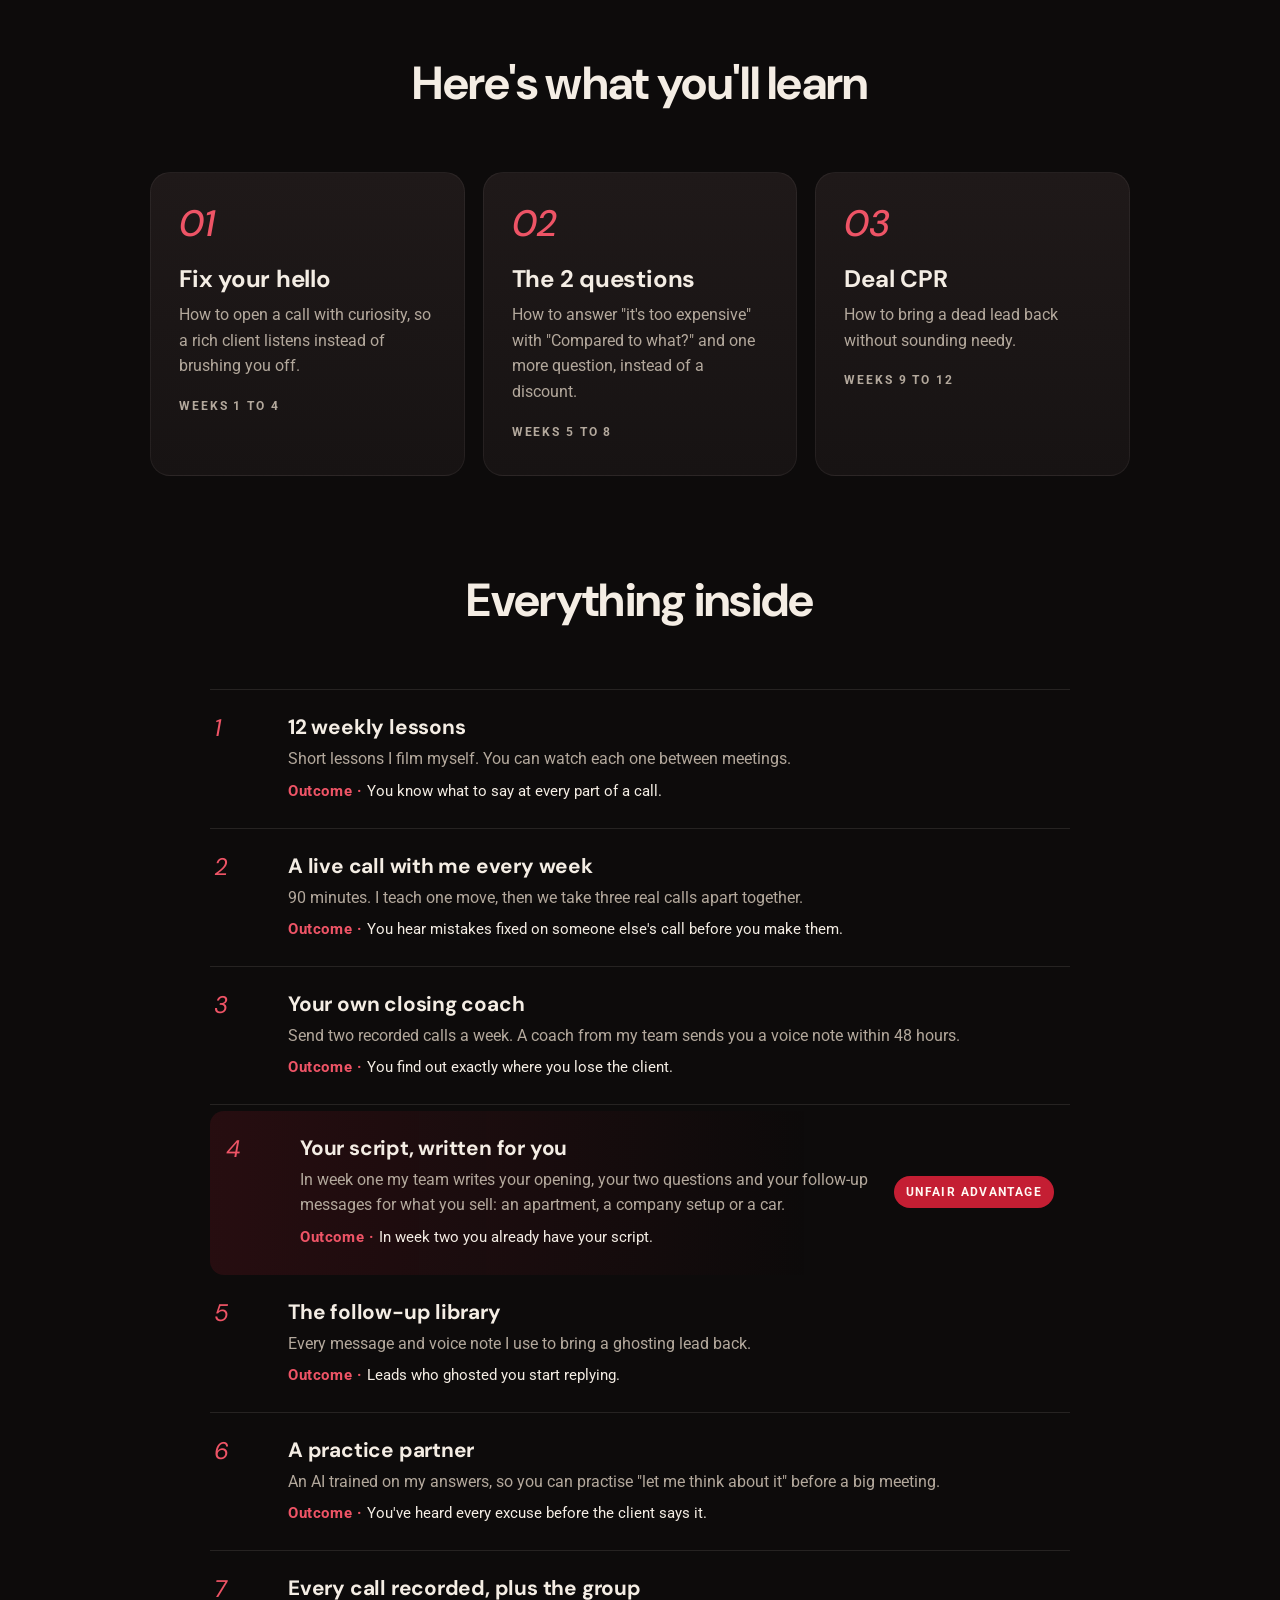
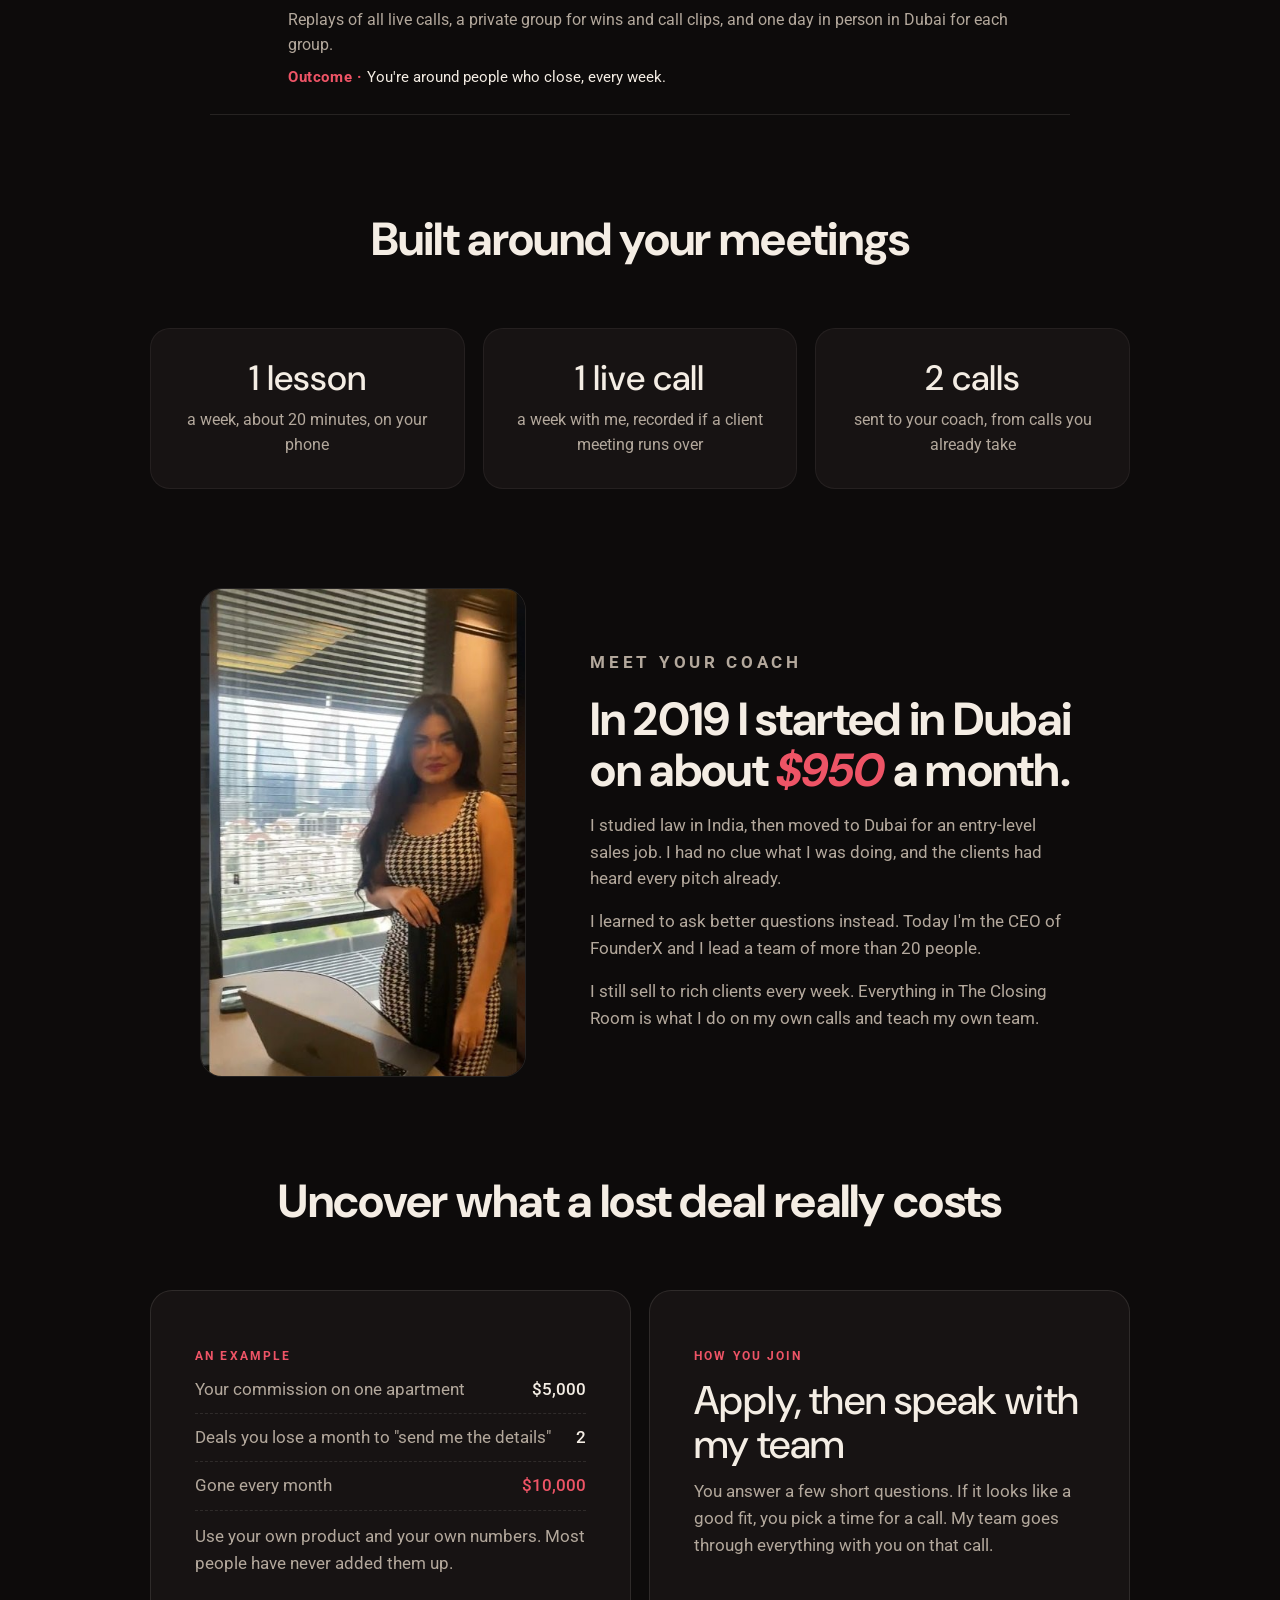
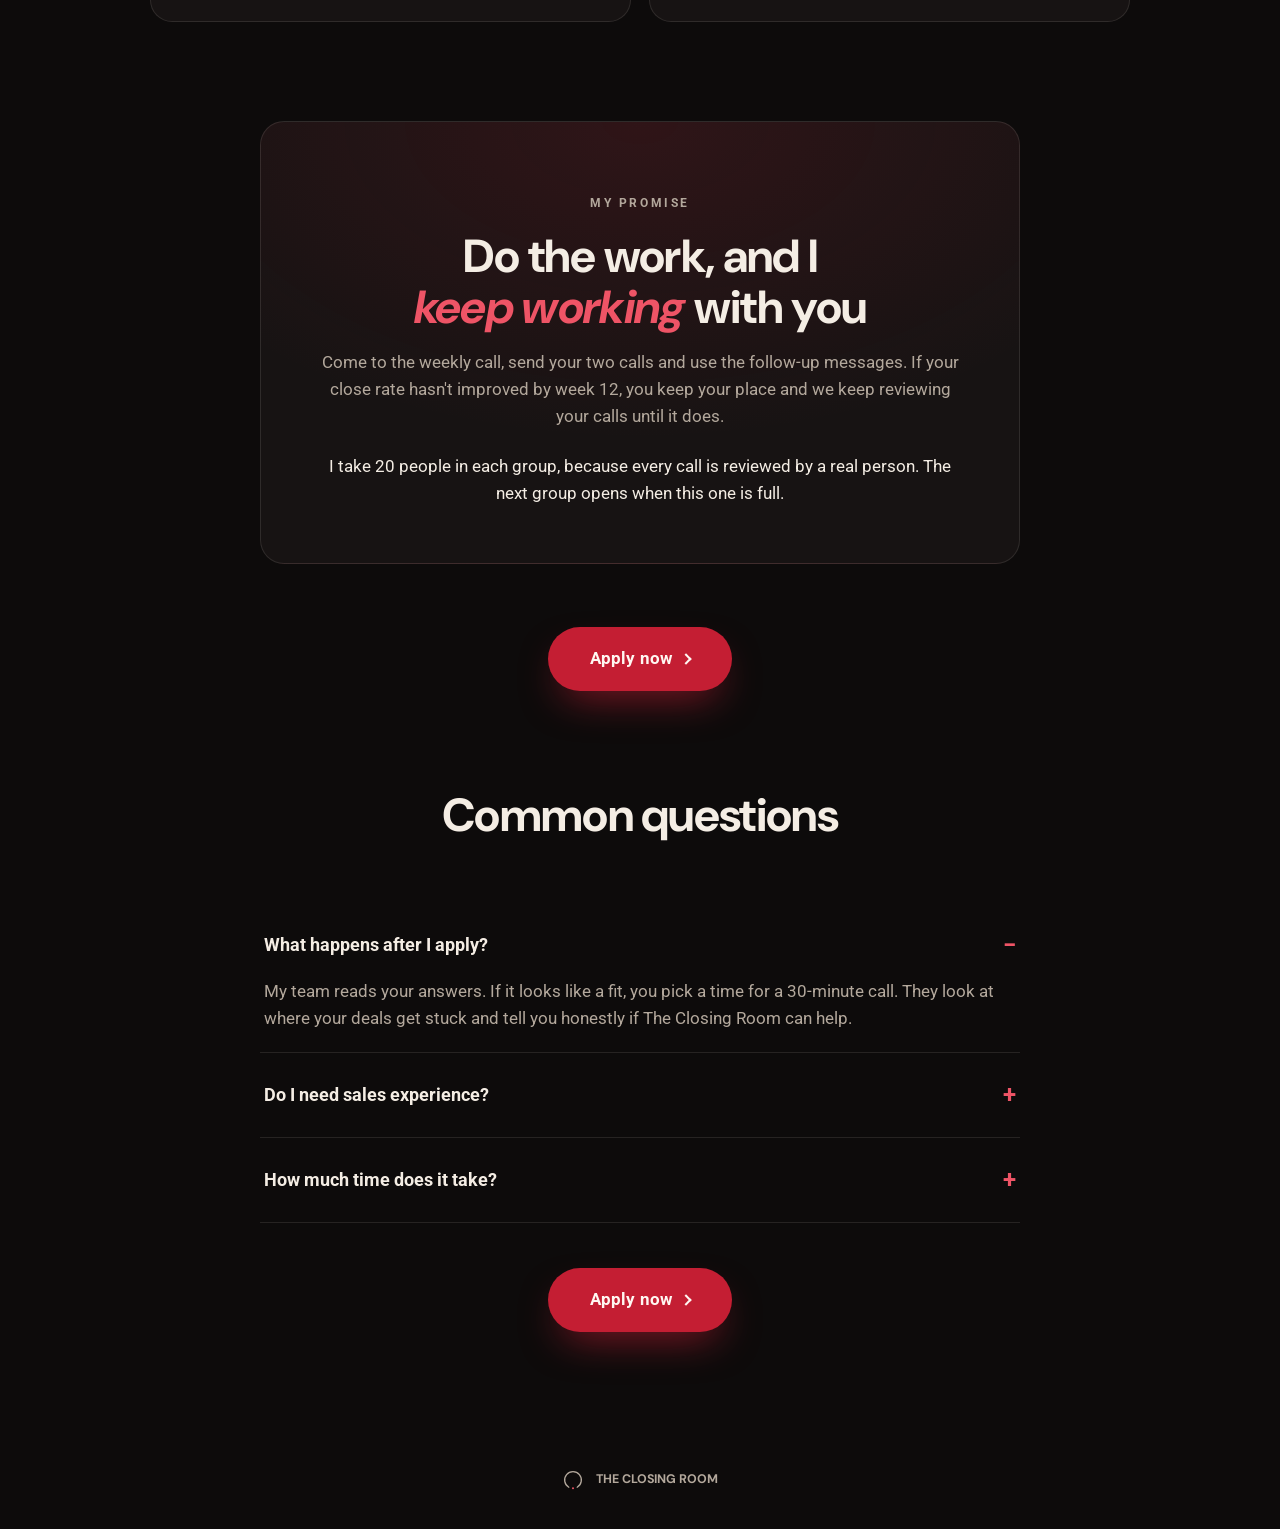
<file: offer/index.html>
<!doctype html>
<html lang="en">
<head>
  <meta charset="utf-8" />
  <meta name="viewport" content="width=device-width, initial-scale=1" />
  <title>The Closing Room · Mansi Panchal</title>
  <meta name="robots" content="noindex" />
  <script>document.documentElement.className += " js";</script>
  <link rel="icon" href="../assets/img/favicon.png" type="image/png" />
  <link rel="stylesheet" href="../assets/vendor/lenis.css" />
  <link rel="stylesheet" href="../vsl/vsl.css" />
  <link rel="stylesheet" href="../assets/brand.css" />
<link rel="stylesheet" href="../assets/fonts-lp.css?v=3" />
  <link rel="stylesheet" href="offer.css" />
</head>
<body>
  <main class="page">
    <!-- =============================== HERO ============================ -->
    <section class="hero">
      <p class="eyebrow hero__eyebrow">For Dubai agents and salespeople selling property, company setups or cars</p>
      <h1 class="hero__title">Discover How To Close Rich Clients <em>At Your Full Price</em> In 12 Weeks, Or We Keep Working With You Until You Do</h1>
      <p class="hero__sub">You'll walk into every call knowing exactly what to say, so rich clients stop ghosting you and stop haggling.</p>
      <div class="cta"><a class="btn-apply" href="../vsl/">Apply now <span class="arr" aria-hidden="true"></span></a></div>
      <p class="hero__note">Every application is read by a real person. I take 20 people in each group.</p>
    </section>

    <!-- ========================= ON THE CALL + STAT BAR ===================== -->
    <section class="sec" style="padding-top:clamp(48px,7vh,84px)">
      <div class="container">
        <div class="sec__head"><h2 class="h2 reveal">On your application call, we'll:</h2></div>
        <ul class="oncall">
          <li class="reveal">See exactly where your deals get stuck.</li>
          <li class="reveal" style="--i:1">Tell you honestly if The Closing Room is right for you. If it isn't, we'll say so.</li>
          <li class="reveal" style="--i:2">Walk you through how the 12 weeks work, so you can decide.</li>
        </ul>
        <div class="statbar reveal">
          <div><b>109K</b><span>followers learn how I sell</span></div>
          <div><b>3M+</b><span>views on one reel</span></div>
          <div><b>2025</b><span>featured in Gulf Business</span></div>
          <div><b>$950</b><span>a month in 2019, now CEO of FounderX</span></div>
        </div>
      </div>
    </section>

    <!-- ============================ MECHANISM ========================== -->
    <section class="sec">
      <div class="container mech">
        <p class="eyebrow reveal">The Quiet Yes</p>
        <h2 class="h2 reveal" style="--i:1">Stop pitching. <em>Ask</em> instead.</h2>
        <p class="reveal" style="--i:2">Most of us were taught to explain more, lower the price and chase. Rich clients don't like any of the three. <b>I close by asking.</b> I open the call with curiosity, so they listen. I ask two questions when they say it's too expensive, and then I stay silent. And I follow up in a way that doesn't sound needy. It's three moves, and you start using them on real calls in week two.</p>
      </div>
    </section>

    <!-- ========================= CURRICULUM SPINE ====================== -->
    <section class="sec" style="padding-top:0">
      <div class="container">
        <div class="sec__head"><h2 class="h2 reveal">Here's what you'll learn</h2></div>
        <div class="spine">
          <article class="pillar reveal" style="--i:0"><span class="pillar__n">01</span><h3 class="pillar__t">Fix your hello</h3><p class="pillar__d">How to open a call with curiosity, so a rich client listens instead of brushing you off.</p><small>Weeks 1 to 4</small></article>
          <article class="pillar reveal" style="--i:1"><span class="pillar__n">02</span><h3 class="pillar__t">The 2 questions</h3><p class="pillar__d">How to answer "it's too expensive" with "Compared to what?" and one more question, instead of a discount.</p><small>Weeks 5 to 8</small></article>
          <article class="pillar reveal" style="--i:2"><span class="pillar__n">03</span><h3 class="pillar__t">Deal CPR</h3><p class="pillar__d">How to bring a dead lead back without sounding needy.</p><small>Weeks 9 to 12</small></article>
        </div>
      </div>
    </section>

    <!-- ============================== STACK ============================ -->
    <section class="sec" style="padding-top:0">
      <div class="container">
        <div class="sec__head"><h2 class="h2 reveal">Everything inside</h2></div>
        <div class="stack">
          <div class="row reveal"><span class="row__n">1</span><div><h3 class="row__t">12 weekly lessons</h3><p class="row__d">Short lessons I film myself. You can watch each one between meetings.</p><p class="row__o">You know what to say at every part of a call.</p></div></div>
          <div class="row reveal"><span class="row__n">2</span><div><h3 class="row__t">A live call with me every week</h3><p class="row__d">90 minutes. I teach one move, then we take three real calls apart together.</p><p class="row__o">You hear mistakes fixed on someone else's call before you make them.</p></div></div>
          <div class="row reveal"><span class="row__n">3</span><div><h3 class="row__t">Your own closing coach</h3><p class="row__d">Send two recorded calls a week. A coach from my team sends you a voice note within 48 hours.</p><p class="row__o">You find out exactly where you lose the client.</p></div></div>
          <div class="row row--dfy reveal"><span class="row__n">4</span><div><h3 class="row__t">Your script, written for you</h3><p class="row__d">In week one my team writes your opening, your two questions and your follow-up messages for what you sell: an apartment, a company setup or a car.</p><p class="row__o">In week two you already have your script.</p></div><span class="tag">Unfair advantage</span></div>
          <div class="row reveal"><span class="row__n">5</span><div><h3 class="row__t">The follow-up library</h3><p class="row__d">Every message and voice note I use to bring a ghosting lead back.</p><p class="row__o">Leads who ghosted you start replying.</p></div></div>
          <div class="row reveal"><span class="row__n">6</span><div><h3 class="row__t">A practice partner</h3><p class="row__d">An AI trained on my answers, so you can practise "let me think about it" before a big meeting.</p><p class="row__o">You've heard every excuse before the client says it.</p></div></div>
          <div class="row reveal"><span class="row__n">7</span><div><h3 class="row__t">Every call recorded, plus the group</h3><p class="row__d">Replays of all live calls, a private group for wins and call clips, and one day in person in Dubai for each group.</p><p class="row__o">You're around people who close, every week.</p></div></div>
        </div>
      </div>
    </section>

    <!-- ========================== FORMAT / WORKLOAD ===================== -->
    <section class="sec" style="padding-top:0">
      <div class="container">
        <div class="sec__head"><h2 class="h2 reveal">Built around your meetings</h2></div>
        <div class="week">
          <div class="reveal" style="--i:0"><b>1 lesson</b><span>a week, about 20 minutes, on your phone</span></div>
          <div class="reveal" style="--i:1"><b>1 live call</b><span>a week with me, recorded if a client meeting runs over</span></div>
          <div class="reveal" style="--i:2"><b>2 calls</b><span>sent to your coach, from calls you already take</span></div>
        </div>
      </div>
    </section>

    <!-- =============================== WHY ME ========================== -->
    <section class="sec" style="padding-top:0">
      <div class="container host">
        <div class="host__img reveal reveal--pop"><img src="../assets/img/mansi-portrait.jpg" alt="Mansi Panchal" loading="lazy" /></div>
        <div class="host__copy">
          <p class="eyebrow reveal">Meet your coach</p>
          <h2 class="h2 reveal" style="--i:1">In 2019 I started in Dubai on about <em>$950</em> a month.</h2>
          <p class="reveal" style="--i:2">I studied law in India, then moved to Dubai for an entry-level sales job. I had no clue what I was doing, and the clients had heard every pitch already.</p>
          <p class="reveal" style="--i:3">I learned to ask better questions instead. Today I'm the CEO of FounderX and I lead a team of more than 20 people.</p>
          <p class="reveal" style="--i:4">I still sell to rich clients every week. Everything in The Closing Room is what I do on my own calls and teach my own team.</p>
        </div>
      </div>
    </section>

    <!-- ============================== THE COST ========================= -->
    <section class="sec" style="padding-top:0">
      <div class="container">
        <div class="sec__head"><h2 class="h2 reveal">Uncover what a lost deal really costs</h2></div>
        <div class="money">
          <div class="reveal" style="--i:0">
            <p class="k">An example</p>
            <div class="sum"><span>Your commission on one apartment</span><b>$5,000</b></div>
            <div class="sum"><span>Deals you lose a month to "send me the details"</span><b>2</b></div>
            <div class="sum sum--on"><span>Gone every month</span><b>$10,000</b></div>
            <p>Use your own product and your own numbers. Most people have never added them up.</p>
          </div>
          <div class="reveal" style="--i:1">
            <p class="k">How you join</p>
            <p class="v">Apply, then speak with my team</p>
            <p>You answer a few short questions. If it looks like a good fit, you pick a time for a call. My team goes through everything with you on that call.</p>
          </div>
        </div>
      </div>
    </section>

    <!-- ============================= GUARANTEE ========================== -->
    <section class="sec" style="padding-top:0">
      <div class="container">
        <div class="promise reveal">
          <p class="eyebrow">My promise</p>
          <h2 class="h2">Do the work, and I <em>keep working</em> with you</h2>
          <p>Come to the weekly call, send your two calls and use the follow-up messages. If your close rate hasn't improved by week 12, you keep your place and we keep reviewing your calls until it does.</p>
          <p style="margin-top:22px;color:var(--ink)">I take 20 people in each group, because every call is reviewed by a real person. The next group opens when this one is full.</p>
        </div>
        <div class="cta" style="margin-top:clamp(40px,7vh,64px)"><a class="btn-apply" href="../vsl/">Apply now <span class="arr" aria-hidden="true"></span></a></div>
      </div>
    </section>
    <!-- ================================ FAQ ================================ -->
    <section class="sec" style="padding-top:0">
      <div class="container">
        <div class="sec__head"><h2 class="h2 reveal">Common questions</h2></div>
        <div class="faq reveal">
          <details open><summary>What happens after I apply?</summary><p>My team reads your answers. If it looks like a fit, you pick a time for a 30-minute call. They look at where your deals get stuck and tell you honestly if The Closing Room can help.</p></details>
          <details><summary>Do I need sales experience?</summary><p>No. If you sell something expensive, or you want to move into sales, you can apply.</p></details>
          <details><summary>How much time does it take?</summary><p>One short lesson and one live call a week, planned around your meetings and viewings.</p></details>
        </div>
        <div class="cta" style="margin-top:clamp(32px,5vh,52px)"><a class="btn-apply" href="../vsl/">Apply now <span class="arr" aria-hidden="true"></span></a></div>
      </div>
    </section>
  </main>

  <footer class="brandfoot">
    <div class="brand">
      <svg class="seal" viewBox="0 0 100 100" aria-hidden="true"><path class="seal__arc" d="M31 82.9 A38 38 0 1 1 69 82.9" /><circle class="seal__dot" cx="50" cy="88" r="4.6" /></svg>
      <span class="brand__word">The Closing Room</span>
    </div>
  </footer>

  <script src="../assets/vendor/lenis.min.js"></script>
  <script src="../vsl/vsl.js"></script>
</body>
</html>
</file>
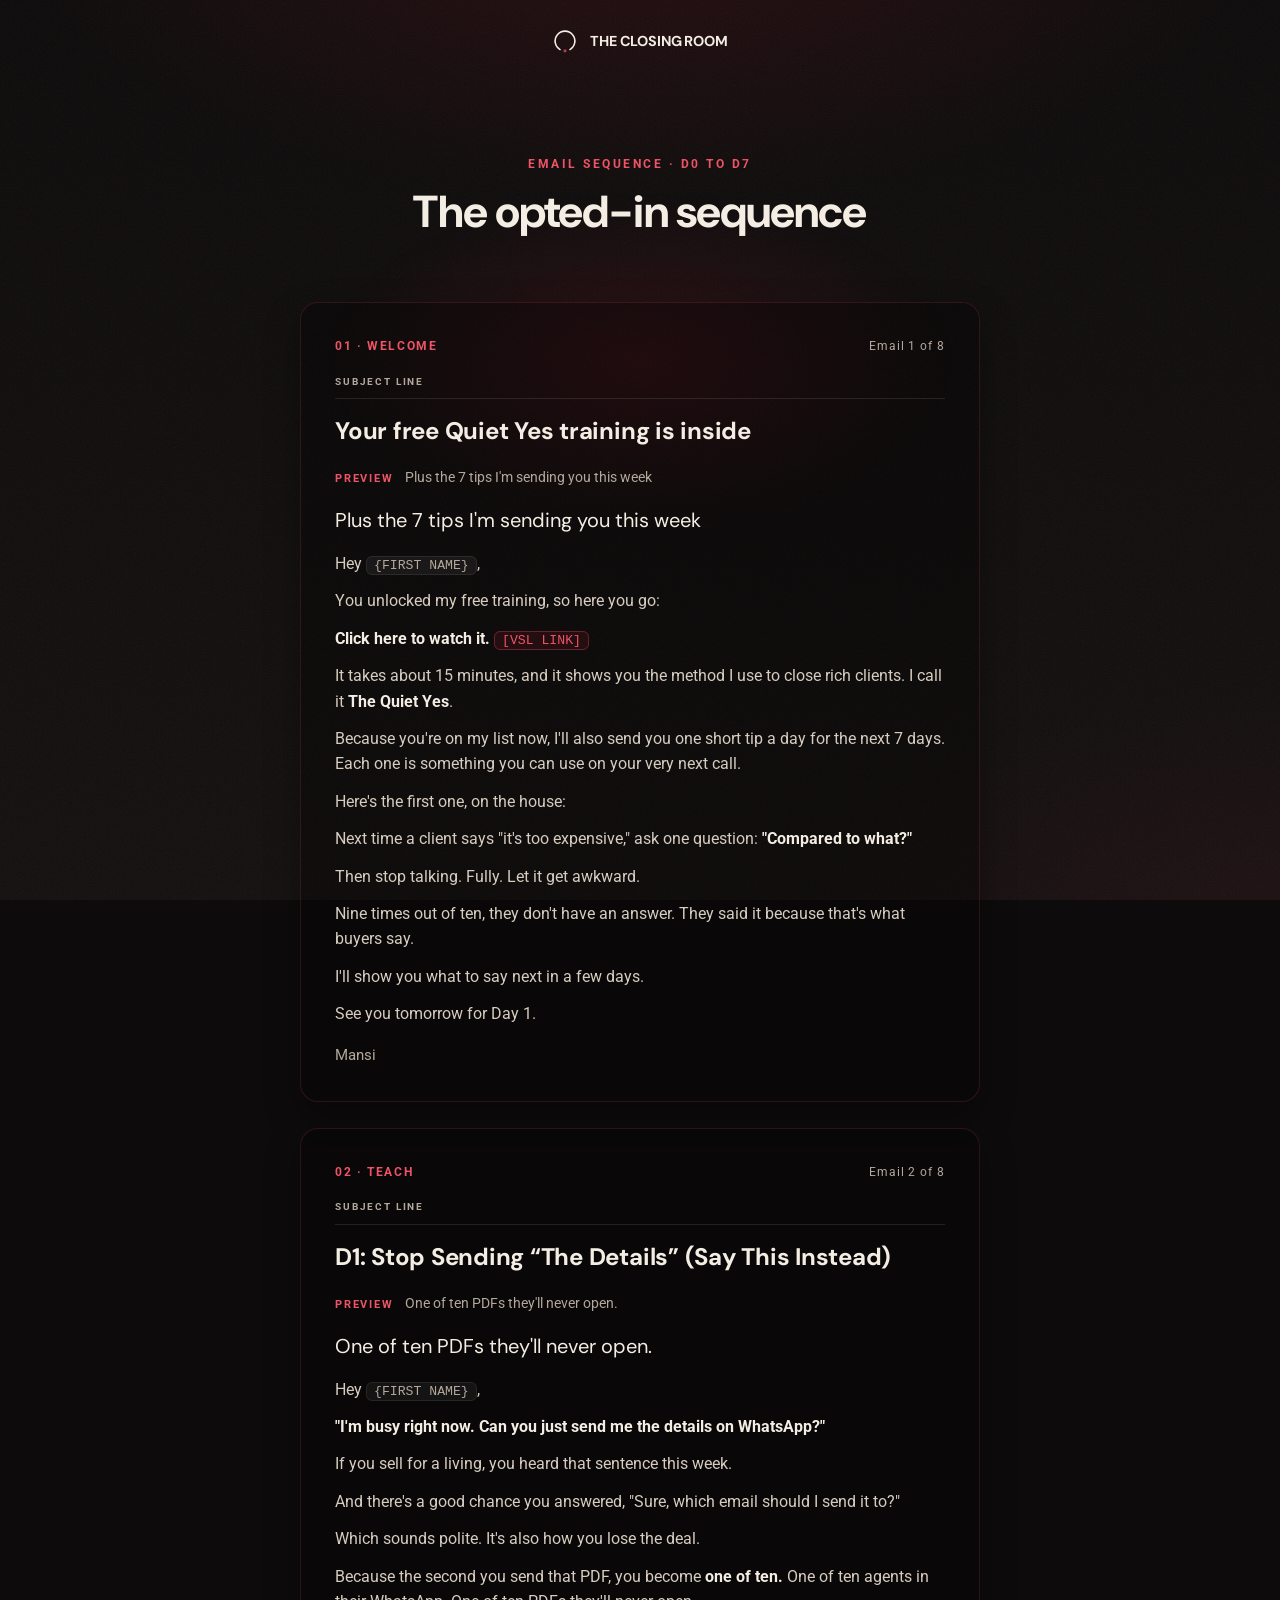
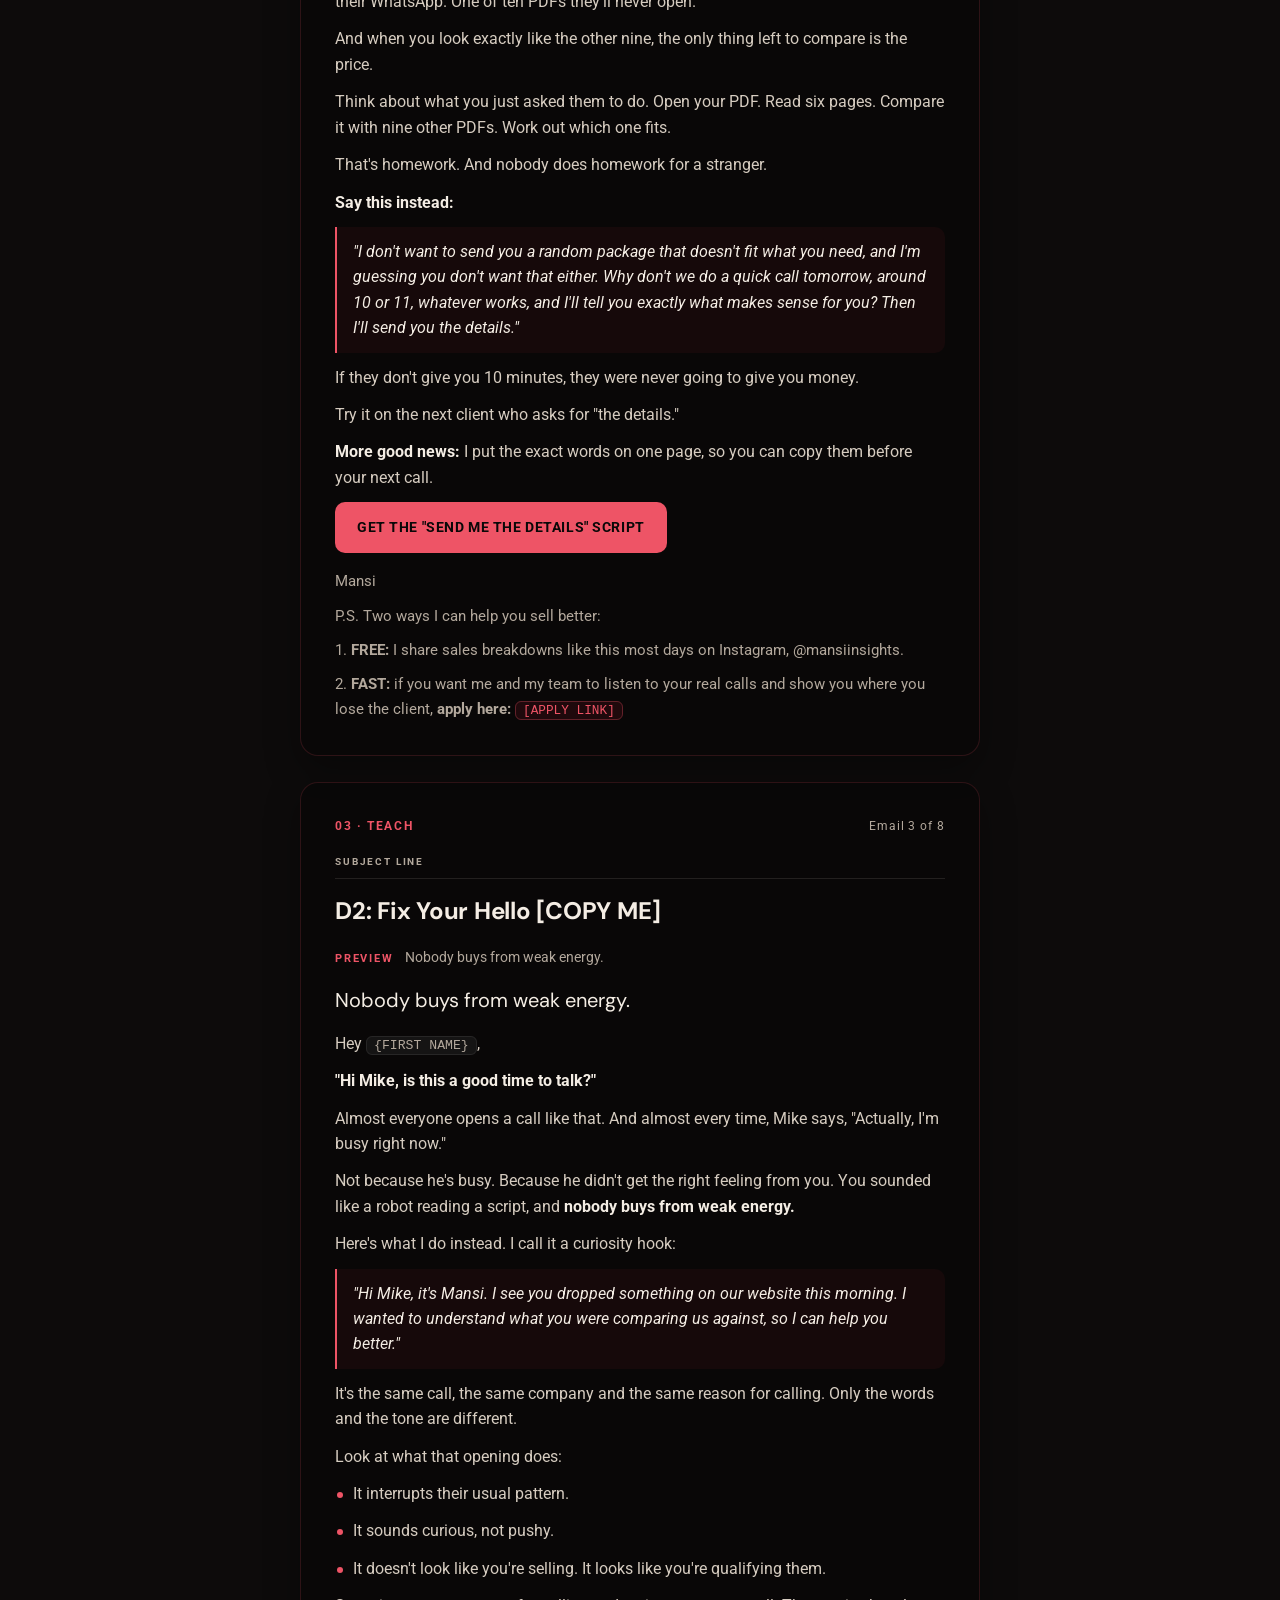
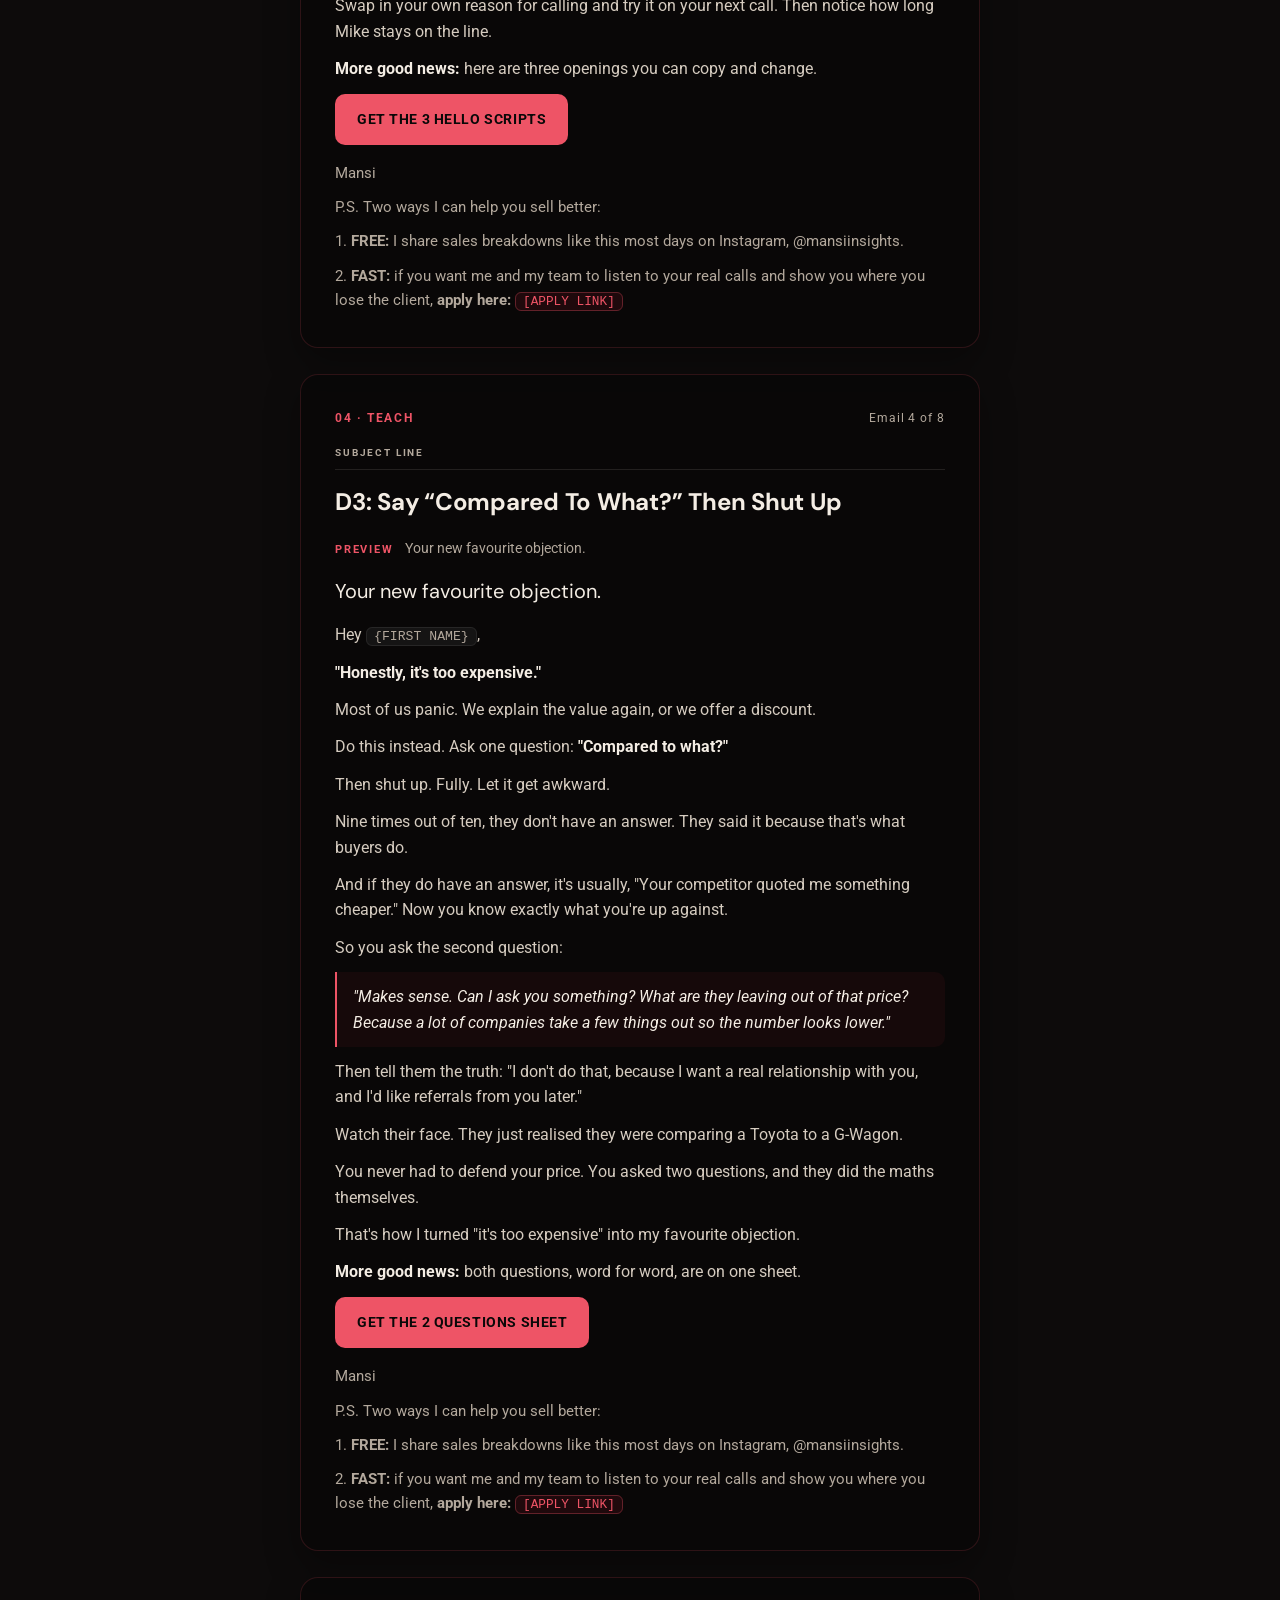
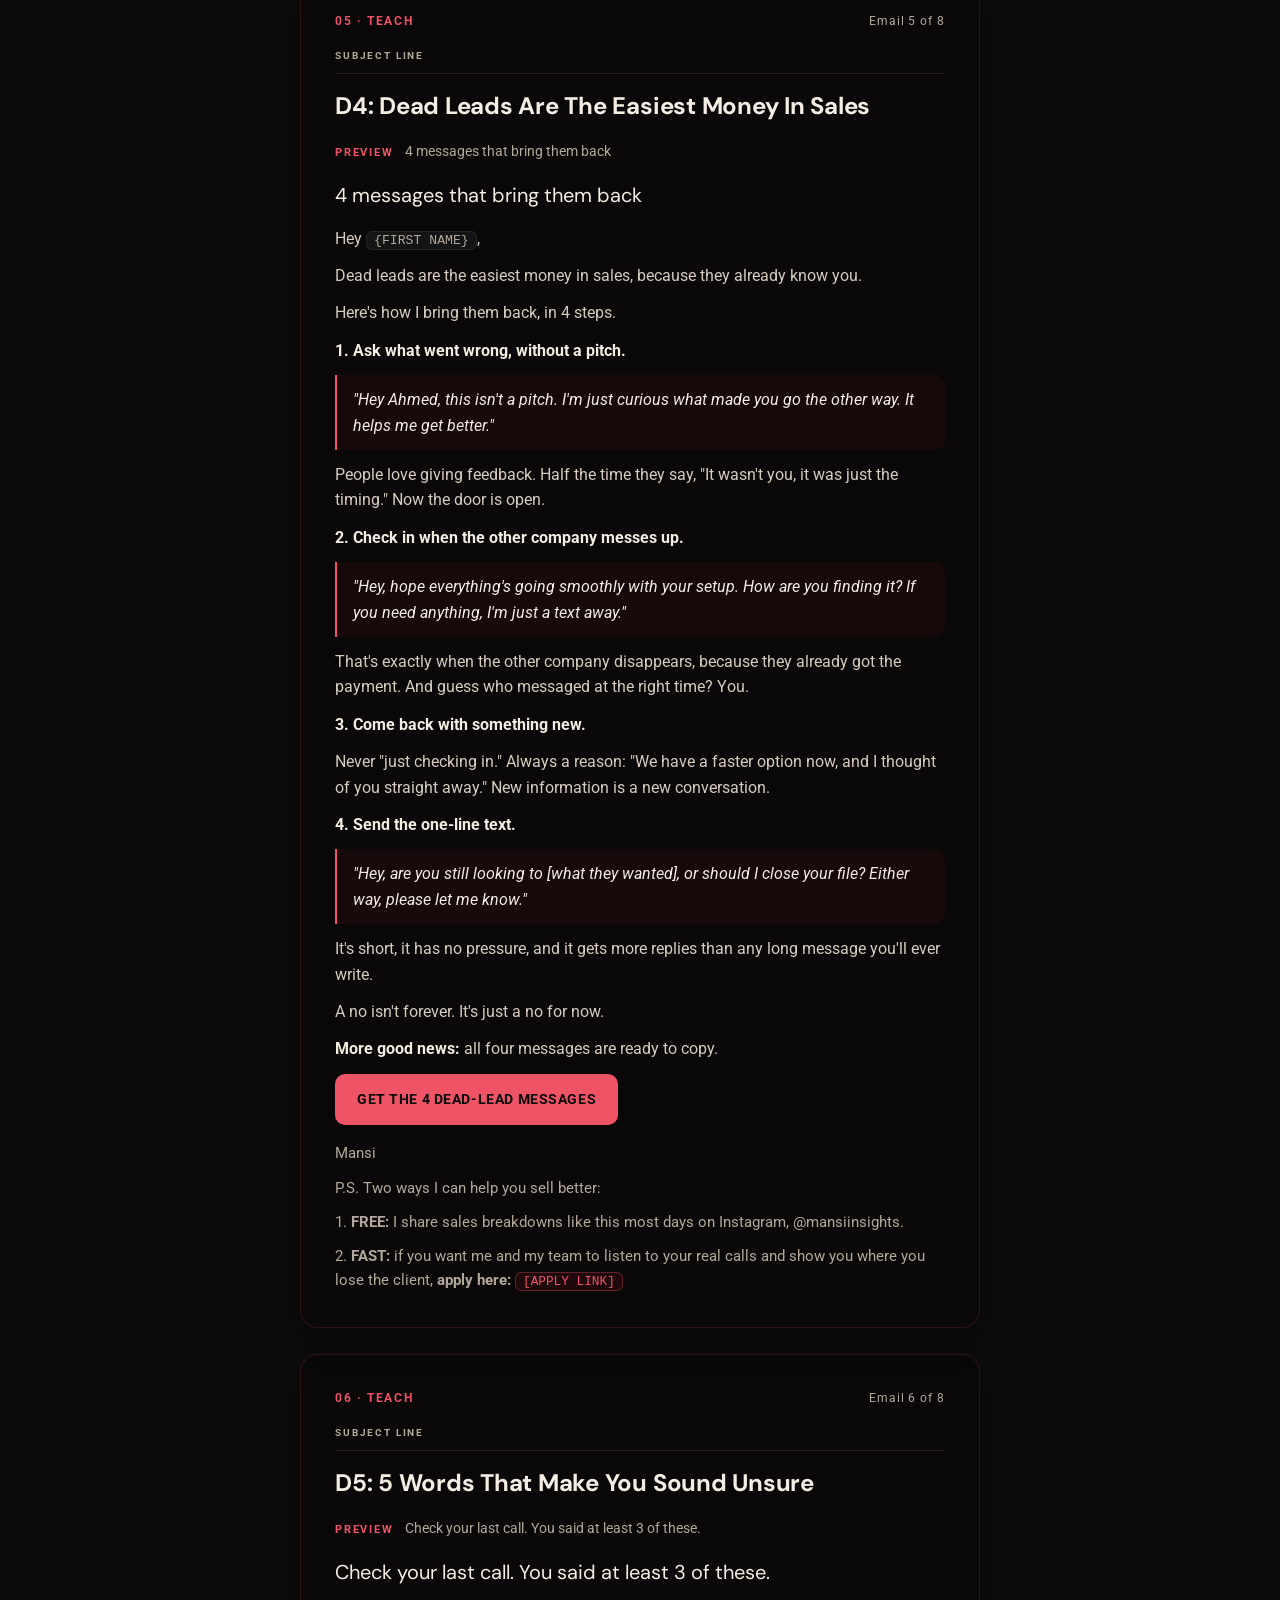
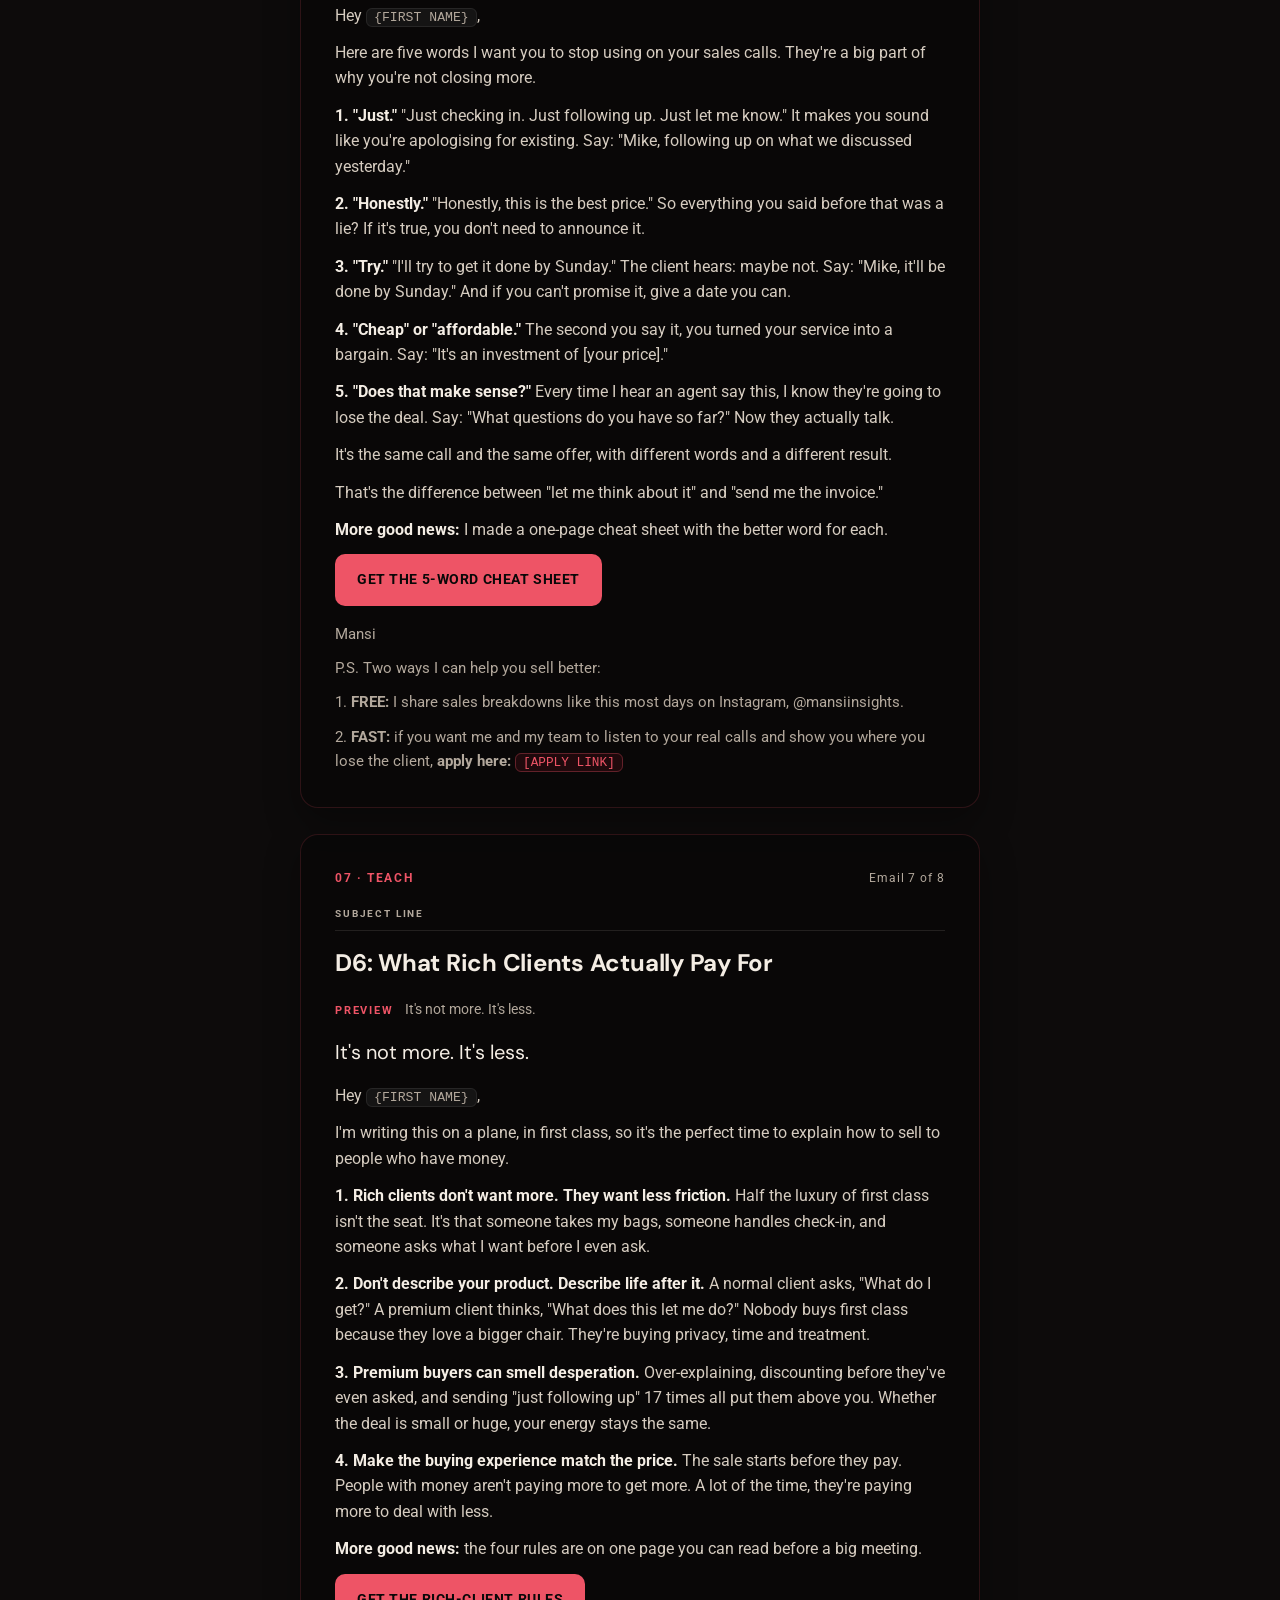
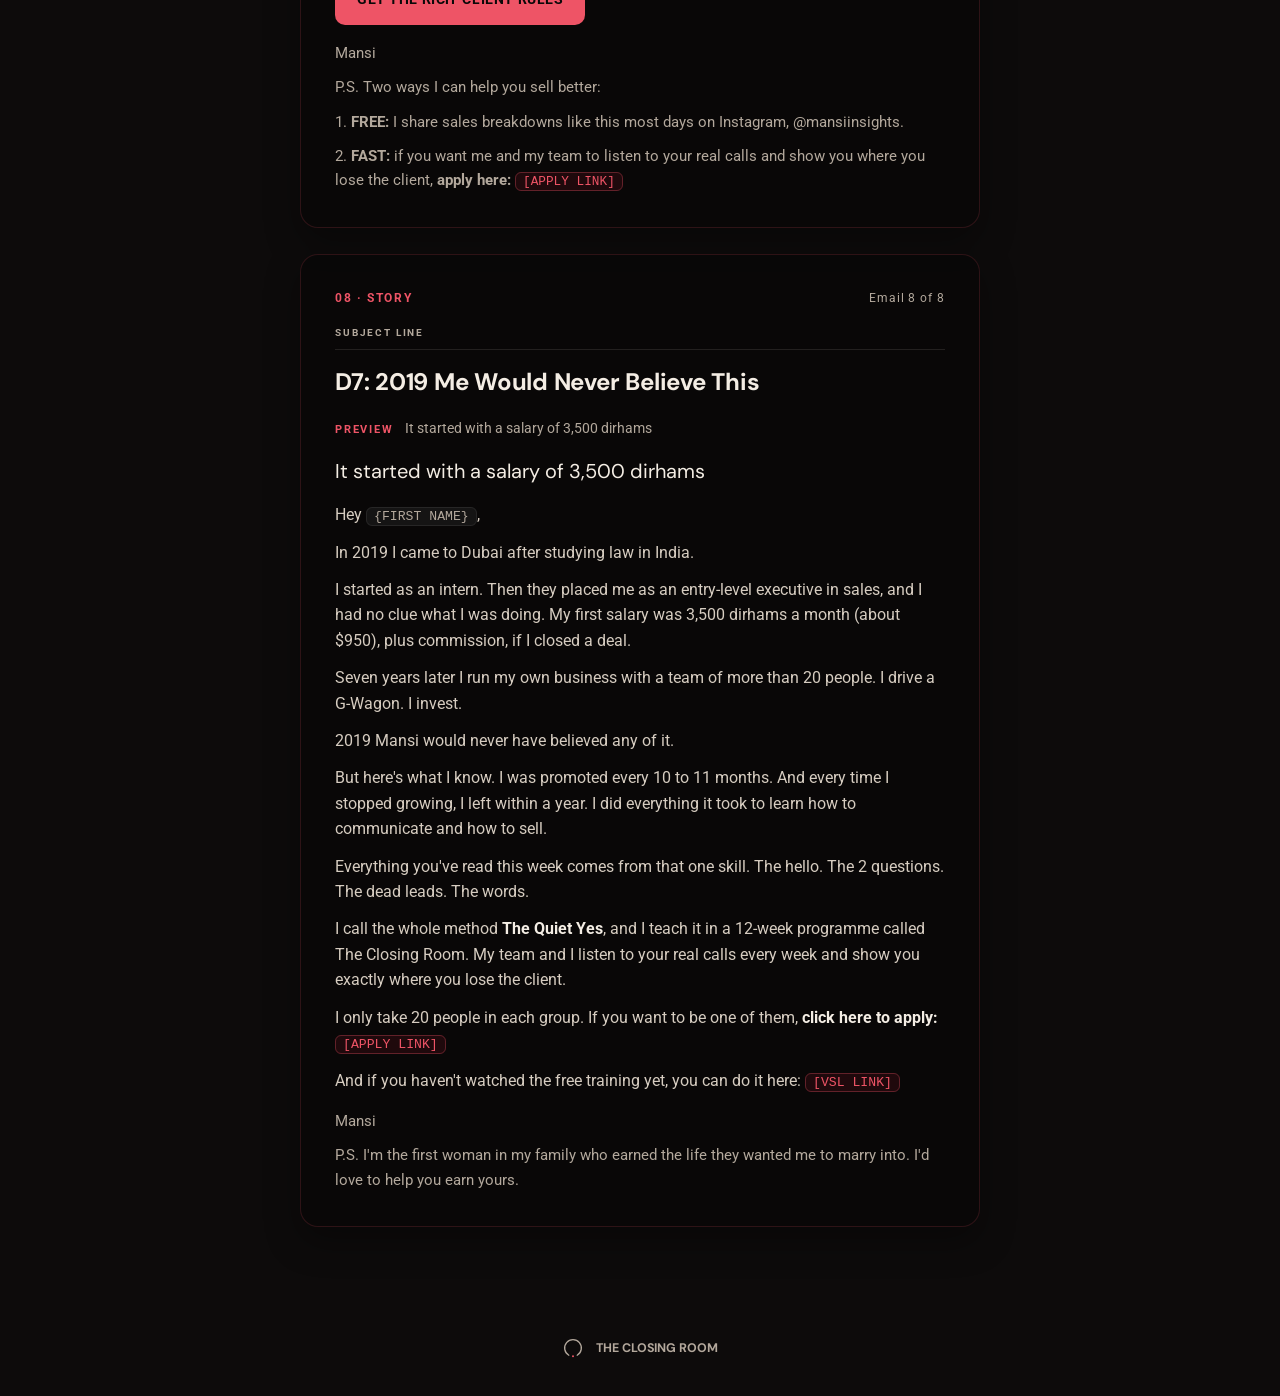
<file: opted-in/index.html>
<!doctype html>
<html lang="en">
<head>
  <meta charset="utf-8" />
  <meta name="viewport" content="width=device-width, initial-scale=1" />
  <title>Opted-in · The Closing Room</title>
  <meta name="robots" content="noindex" />
  <script>document.documentElement.className += " js";</script>
  <link rel="icon" href="../assets/img/favicon.png" type="image/png" />
  <link rel="stylesheet" href="../assets/vendor/lenis.css" />
  <link rel="stylesheet" href="../vsl/vsl.css" />
  <link rel="stylesheet" href="../opted-in/opted-in.css" />
  <link rel="stylesheet" href="../assets/brand.css" />
<link rel="stylesheet" href="../assets/fonts-lp.css?v=3" />
</head>
<body>
  <header class="brandbar">
    <div class="brand">
      <svg class="seal seal--animate" viewBox="0 0 100 100" role="img" aria-label="The Closing Room"><path class="seal__arc" d="M31 82.9 A38 38 0 1 1 69 82.9" /><circle class="seal__dot" cx="50" cy="88" r="4.6" /></svg>
      <span class="brand__word">The Closing Room</span>
    </div>
  </header>
  <main class="page">
    <section class="seq">
      <div class="seq__glow" aria-hidden="true"></div>
      <div class="container">
        <header class="seq__intro">
          <p class="seq__eyebrow reveal">Email sequence · D0 to D7</p>
          <h1 class="seq__title reveal" style="--i:1">The opted-in sequence</h1>
        </header>
        <div class="seq__list">
          <article class="email reveal">
            <div class="email__head"><span class="email__tag">01 · Welcome</span><span class="email__count">Email 1 of 8</span></div>
            <span class="email__sl-label">Subject line</span>
            <h2 class="email__subject">Your free Quiet Yes training is inside</h2>
            <p class="email__pv"><b>Preview</b> Plus the 7 tips I&#x27;m sending you this week</p>
            <div class="email__body"><p class="email__h1">Plus the 7 tips I'm sending you this week</p><p>Hey <span class="tok-merge">{FIRST NAME}</span>,</p><p>You unlocked my free training, so here you go:</p><p><b>Click here to watch it.</b> <span class="tok-link">[VSL LINK]</span></p><p>It takes about 15 minutes, and it shows you the method I use to close rich clients. I call it <b>The Quiet Yes</b>.</p><p>Because you're on my list now, I'll also send you one short tip a day for the next 7 days. Each one is something you can use on your very next call.</p><p>Here's the first one, on the house:</p><p>Next time a client says "it's too expensive," ask one question: <b>"Compared to what?"</b></p><p>Then stop talking. Fully. Let it get awkward.</p><p>Nine times out of ten, they don't have an answer. They said it because that's what buyers say.</p><p>I'll show you what to say next in a few days.</p><p>See you tomorrow for Day 1.</p></div>
            <p class="email__sign">Mansi</p>
            
          </article>
          <article class="email reveal">
            <div class="email__head"><span class="email__tag">02 · Teach</span><span class="email__count">Email 2 of 8</span></div>
            <span class="email__sl-label">Subject line</span>
            <h2 class="email__subject">D1: Stop Sending “The Details” (Say This Instead)</h2>
            <p class="email__pv"><b>Preview</b> One of ten PDFs they&#x27;ll never open.</p>
            <div class="email__body"><p class="email__h1">One of ten PDFs they'll never open.</p><p>Hey <span class="tok-merge">{FIRST NAME}</span>,</p><p><b>"I'm busy right now. Can you just send me the details on WhatsApp?"</b></p><p>If you sell for a living, you heard that sentence this week.</p><p>And there's a good chance you answered, "Sure, which email should I send it to?"</p><p>Which sounds polite. It's also how you lose the deal.</p><p>Because the second you send that PDF, you become <b>one of ten.</b> One of ten agents in their WhatsApp. One of ten PDFs they'll never open.</p><p>And when you look exactly like the other nine, the only thing left to compare is the price.</p><p>Think about what you just asked them to do. Open your PDF. Read six pages. Compare it with nine other PDFs. Work out which one fits.</p><p>That's homework. And nobody does homework for a stranger.</p><p><b>Say this instead:</b></p><p class="quote">"I don't want to send you a random package that doesn't fit what you need, and I'm guessing you don't want that either. Why don't we do a quick call tomorrow, around 10 or 11, whatever works, and I'll tell you exactly what makes sense for you? Then I'll send you the details."</p><p>If they don't give you 10 minutes, they were never going to give you money.</p><p>Try it on the next client who asks for "the details."</p><p><b>More good news:</b> I put the exact words on one page, so you can copy them before your next call.</p><p class="asset"><a class="asset__btn" href="../sheets/#d1">GET THE &quot;SEND ME THE DETAILS&quot; SCRIPT</a></p></div>
            <p class="email__sign">Mansi</p>
            <p class="ps">P.S. Two ways I can help you sell better:</p><p class="ps">1. <b>FREE:</b> I share sales breakdowns like this most days on Instagram, @mansiinsights.</p><p class="ps">2. <b>FAST:</b> if you want me and my team to listen to your real calls and show you where you lose the client, <b>apply here:</b> <span class="tok-link">[APPLY LINK]</span></p>
          </article>
          <article class="email reveal">
            <div class="email__head"><span class="email__tag">03 · Teach</span><span class="email__count">Email 3 of 8</span></div>
            <span class="email__sl-label">Subject line</span>
            <h2 class="email__subject">D2: Fix Your Hello [COPY ME]</h2>
            <p class="email__pv"><b>Preview</b> Nobody buys from weak energy.</p>
            <div class="email__body"><p class="email__h1">Nobody buys from weak energy.</p><p>Hey <span class="tok-merge">{FIRST NAME}</span>,</p><p><b>"Hi Mike, is this a good time to talk?"</b></p><p>Almost everyone opens a call like that. And almost every time, Mike says, "Actually, I'm busy right now."</p><p>Not because he's busy. Because he didn't get the right feeling from you. You sounded like a robot reading a script, and <b>nobody buys from weak energy.</b></p><p>Here's what I do instead. I call it a curiosity hook:</p><p class="quote">"Hi Mike, it's Mansi. I see you dropped something on our website this morning. I wanted to understand what you were comparing us against, so I can help you better."</p><p>It's the same call, the same company and the same reason for calling. Only the words and the tone are different.</p><p>Look at what that opening does:</p><p class="li">It interrupts their usual pattern.</p><p class="li">It sounds curious, not pushy.</p><p class="li">It doesn't look like you're selling. It looks like you're qualifying them.</p><p>Swap in your own reason for calling and try it on your next call. Then notice how long Mike stays on the line.</p><p><b>More good news:</b> here are three openings you can copy and change.</p><p class="asset"><a class="asset__btn" href="../sheets/#d2">GET THE 3 HELLO SCRIPTS</a></p></div>
            <p class="email__sign">Mansi</p>
            <p class="ps">P.S. Two ways I can help you sell better:</p><p class="ps">1. <b>FREE:</b> I share sales breakdowns like this most days on Instagram, @mansiinsights.</p><p class="ps">2. <b>FAST:</b> if you want me and my team to listen to your real calls and show you where you lose the client, <b>apply here:</b> <span class="tok-link">[APPLY LINK]</span></p>
          </article>
          <article class="email reveal">
            <div class="email__head"><span class="email__tag">04 · Teach</span><span class="email__count">Email 4 of 8</span></div>
            <span class="email__sl-label">Subject line</span>
            <h2 class="email__subject">D3: Say “Compared To What?” Then Shut Up</h2>
            <p class="email__pv"><b>Preview</b> Your new favourite objection.</p>
            <div class="email__body"><p class="email__h1">Your new favourite objection.</p><p>Hey <span class="tok-merge">{FIRST NAME}</span>,</p><p><b>"Honestly, it's too expensive."</b></p><p>Most of us panic. We explain the value again, or we offer a discount.</p><p>Do this instead. Ask one question: <b>"Compared to what?"</b></p><p>Then shut up. Fully. Let it get awkward.</p><p>Nine times out of ten, they don't have an answer. They said it because that's what buyers do.</p><p>And if they do have an answer, it's usually, "Your competitor quoted me something cheaper." Now you know exactly what you're up against.</p><p>So you ask the second question:</p><p class="quote">"Makes sense. Can I ask you something? What are they leaving out of that price? Because a lot of companies take a few things out so the number looks lower."</p><p>Then tell them the truth: "I don't do that, because I want a real relationship with you, and I'd like referrals from you later."</p><p>Watch their face. They just realised they were comparing a Toyota to a G-Wagon.</p><p>You never had to defend your price. You asked two questions, and they did the maths themselves.</p><p>That's how I turned "it's too expensive" into my favourite objection.</p><p><b>More good news:</b> both questions, word for word, are on one sheet.</p><p class="asset"><a class="asset__btn" href="../sheets/#d3">GET THE 2 QUESTIONS SHEET</a></p></div>
            <p class="email__sign">Mansi</p>
            <p class="ps">P.S. Two ways I can help you sell better:</p><p class="ps">1. <b>FREE:</b> I share sales breakdowns like this most days on Instagram, @mansiinsights.</p><p class="ps">2. <b>FAST:</b> if you want me and my team to listen to your real calls and show you where you lose the client, <b>apply here:</b> <span class="tok-link">[APPLY LINK]</span></p>
          </article>
          <article class="email reveal">
            <div class="email__head"><span class="email__tag">05 · Teach</span><span class="email__count">Email 5 of 8</span></div>
            <span class="email__sl-label">Subject line</span>
            <h2 class="email__subject">D4: Dead Leads Are The Easiest Money In Sales</h2>
            <p class="email__pv"><b>Preview</b> 4 messages that bring them back</p>
            <div class="email__body"><p class="email__h1">4 messages that bring them back</p><p>Hey <span class="tok-merge">{FIRST NAME}</span>,</p><p>Dead leads are the easiest money in sales, because they already know you.</p><p>Here's how I bring them back, in 4 steps.</p><p><b>1. Ask what went wrong, without a pitch.</b></p><p class="quote">"Hey Ahmed, this isn't a pitch. I'm just curious what made you go the other way. It helps me get better."</p><p>People love giving feedback. Half the time they say, "It wasn't you, it was just the timing." Now the door is open.</p><p><b>2. Check in when the other company messes up.</b></p><p class="quote">"Hey, hope everything's going smoothly with your setup. How are you finding it? If you need anything, I'm just a text away."</p><p>That's exactly when the other company disappears, because they already got the payment. And guess who messaged at the right time? You.</p><p><b>3. Come back with something new.</b></p><p>Never "just checking in." Always a reason: "We have a faster option now, and I thought of you straight away." New information is a new conversation.</p><p><b>4. Send the one-line text.</b></p><p class="quote">"Hey, are you still looking to [what they wanted], or should I close your file? Either way, please let me know."</p><p>It's short, it has no pressure, and it gets more replies than any long message you'll ever write.</p><p>A no isn't forever. It's just a no for now.</p><p><b>More good news:</b> all four messages are ready to copy.</p><p class="asset"><a class="asset__btn" href="../sheets/#d4">GET THE 4 DEAD-LEAD MESSAGES</a></p></div>
            <p class="email__sign">Mansi</p>
            <p class="ps">P.S. Two ways I can help you sell better:</p><p class="ps">1. <b>FREE:</b> I share sales breakdowns like this most days on Instagram, @mansiinsights.</p><p class="ps">2. <b>FAST:</b> if you want me and my team to listen to your real calls and show you where you lose the client, <b>apply here:</b> <span class="tok-link">[APPLY LINK]</span></p>
          </article>
          <article class="email reveal">
            <div class="email__head"><span class="email__tag">06 · Teach</span><span class="email__count">Email 6 of 8</span></div>
            <span class="email__sl-label">Subject line</span>
            <h2 class="email__subject">D5: 5 Words That Make You Sound Unsure</h2>
            <p class="email__pv"><b>Preview</b> Check your last call. You said at least 3 of these.</p>
            <div class="email__body"><p class="email__h1">Check your last call. You said at least 3 of these.</p><p>Hey <span class="tok-merge">{FIRST NAME}</span>,</p><p>Here are five words I want you to stop using on your sales calls. They're a big part of why you're not closing more.</p><p><b>1. "Just."</b> "Just checking in. Just following up. Just let me know." It makes you sound like you're apologising for existing. Say: "Mike, following up on what we discussed yesterday."</p><p><b>2. "Honestly."</b> "Honestly, this is the best price." So everything you said before that was a lie? If it's true, you don't need to announce it.</p><p><b>3. "Try."</b> "I'll try to get it done by Sunday." The client hears: maybe not. Say: "Mike, it'll be done by Sunday." And if you can't promise it, give a date you can.</p><p><b>4. "Cheap" or "affordable."</b> The second you say it, you turned your service into a bargain. Say: "It's an investment of [your price]."</p><p><b>5. "Does that make sense?"</b> Every time I hear an agent say this, I know they're going to lose the deal. Say: "What questions do you have so far?" Now they actually talk.</p><p>It's the same call and the same offer, with different words and a different result.</p><p>That's the difference between "let me think about it" and "send me the invoice."</p><p><b>More good news:</b> I made a one-page cheat sheet with the better word for each.</p><p class="asset"><a class="asset__btn" href="../sheets/#d5">GET THE 5-WORD CHEAT SHEET</a></p></div>
            <p class="email__sign">Mansi</p>
            <p class="ps">P.S. Two ways I can help you sell better:</p><p class="ps">1. <b>FREE:</b> I share sales breakdowns like this most days on Instagram, @mansiinsights.</p><p class="ps">2. <b>FAST:</b> if you want me and my team to listen to your real calls and show you where you lose the client, <b>apply here:</b> <span class="tok-link">[APPLY LINK]</span></p>
          </article>
          <article class="email reveal">
            <div class="email__head"><span class="email__tag">07 · Teach</span><span class="email__count">Email 7 of 8</span></div>
            <span class="email__sl-label">Subject line</span>
            <h2 class="email__subject">D6: What Rich Clients Actually Pay For</h2>
            <p class="email__pv"><b>Preview</b> It&#x27;s not more. It&#x27;s less.</p>
            <div class="email__body"><p class="email__h1">It's not more. It's less.</p><p>Hey <span class="tok-merge">{FIRST NAME}</span>,</p><p>I'm writing this on a plane, in first class, so it's the perfect time to explain how to sell to people who have money.</p><p><b>1. Rich clients don't want more. They want less friction.</b> Half the luxury of first class isn't the seat. It's that someone takes my bags, someone handles check-in, and someone asks what I want before I even ask.</p><p><b>2. Don't describe your product. Describe life after it.</b> A normal client asks, "What do I get?" A premium client thinks, "What does this let me do?" Nobody buys first class because they love a bigger chair. They're buying privacy, time and treatment.</p><p><b>3. Premium buyers can smell desperation.</b> Over-explaining, discounting before they've even asked, and sending "just following up" 17 times all put them above you. Whether the deal is small or huge, your energy stays the same.</p><p><b>4. Make the buying experience match the price.</b> The sale starts before they pay. People with money aren't paying more to get more. A lot of the time, they're paying more to deal with less.</p><p><b>More good news:</b> the four rules are on one page you can read before a big meeting.</p><p class="asset"><a class="asset__btn" href="../sheets/#d6">GET THE RICH-CLIENT RULES</a></p></div>
            <p class="email__sign">Mansi</p>
            <p class="ps">P.S. Two ways I can help you sell better:</p><p class="ps">1. <b>FREE:</b> I share sales breakdowns like this most days on Instagram, @mansiinsights.</p><p class="ps">2. <b>FAST:</b> if you want me and my team to listen to your real calls and show you where you lose the client, <b>apply here:</b> <span class="tok-link">[APPLY LINK]</span></p>
          </article>
          <article class="email reveal">
            <div class="email__head"><span class="email__tag">08 · Story</span><span class="email__count">Email 8 of 8</span></div>
            <span class="email__sl-label">Subject line</span>
            <h2 class="email__subject">D7: 2019 Me Would Never Believe This</h2>
            <p class="email__pv"><b>Preview</b> It started with a salary of 3,500 dirhams</p>
            <div class="email__body"><p class="email__h1">It started with a salary of 3,500 dirhams</p><p>Hey <span class="tok-merge">{FIRST NAME}</span>,</p><p>In 2019 I came to Dubai after studying law in India.</p><p>I started as an intern. Then they placed me as an entry-level executive in sales, and I had no clue what I was doing. My first salary was 3,500 dirhams a month (about $950), plus commission, if I closed a deal.</p><p>Seven years later I run my own business with a team of more than 20 people. I drive a G-Wagon. I invest.</p><p>2019 Mansi would never have believed any of it.</p><p>But here's what I know. I was promoted every 10 to 11 months. And every time I stopped growing, I left within a year. I did everything it took to learn how to communicate and how to sell.</p><p>Everything you've read this week comes from that one skill. The hello. The 2 questions. The dead leads. The words.</p><p>I call the whole method <b>The Quiet Yes</b>, and I teach it in a 12-week programme called The Closing Room. My team and I listen to your real calls every week and show you exactly where you lose the client.</p><p>I only take 20 people in each group. If you want to be one of them, <b>click here to apply:</b> <span class="tok-link">[APPLY LINK]</span></p><p>And if you haven't watched the free training yet, you can do it here: <span class="tok-link">[VSL LINK]</span></p></div>
            <p class="email__sign">Mansi</p>
            <p class="ps">P.S. I'm the first woman in my family who earned the life they wanted me to marry into. I'd love to help you earn yours.</p>
          </article>
        </div>
      </div>
    </section>
  </main>
  <footer class="brandfoot">
    <div class="brand">
      <svg class="seal" viewBox="0 0 100 100" aria-hidden="true"><path class="seal__arc" d="M31 82.9 A38 38 0 1 1 69 82.9" /><circle class="seal__dot" cx="50" cy="88" r="4.6" /></svg>
      <span class="brand__word">The Closing Room</span>
    </div>
  </footer>
  <script src="../assets/vendor/lenis.min.js"></script>
  <script src="../vsl/vsl.js"></script>
</body>
</html>
</file>
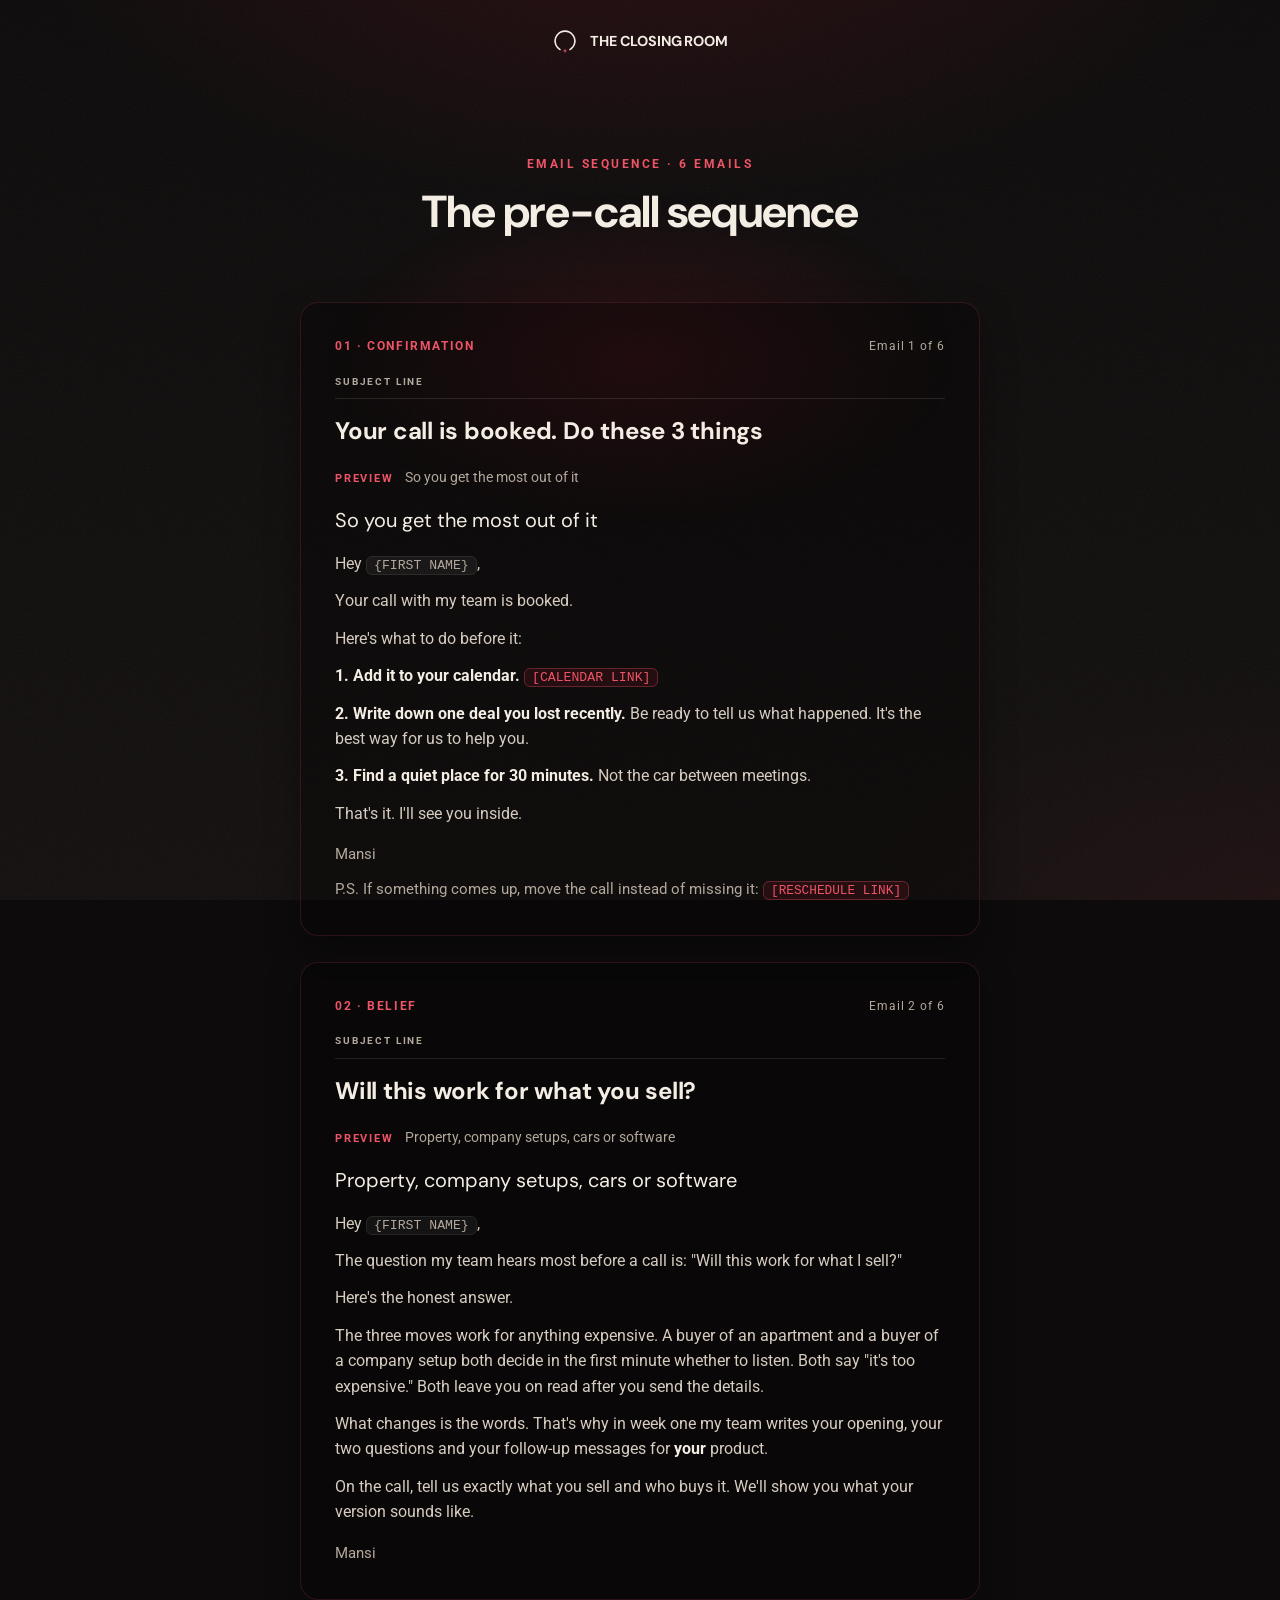
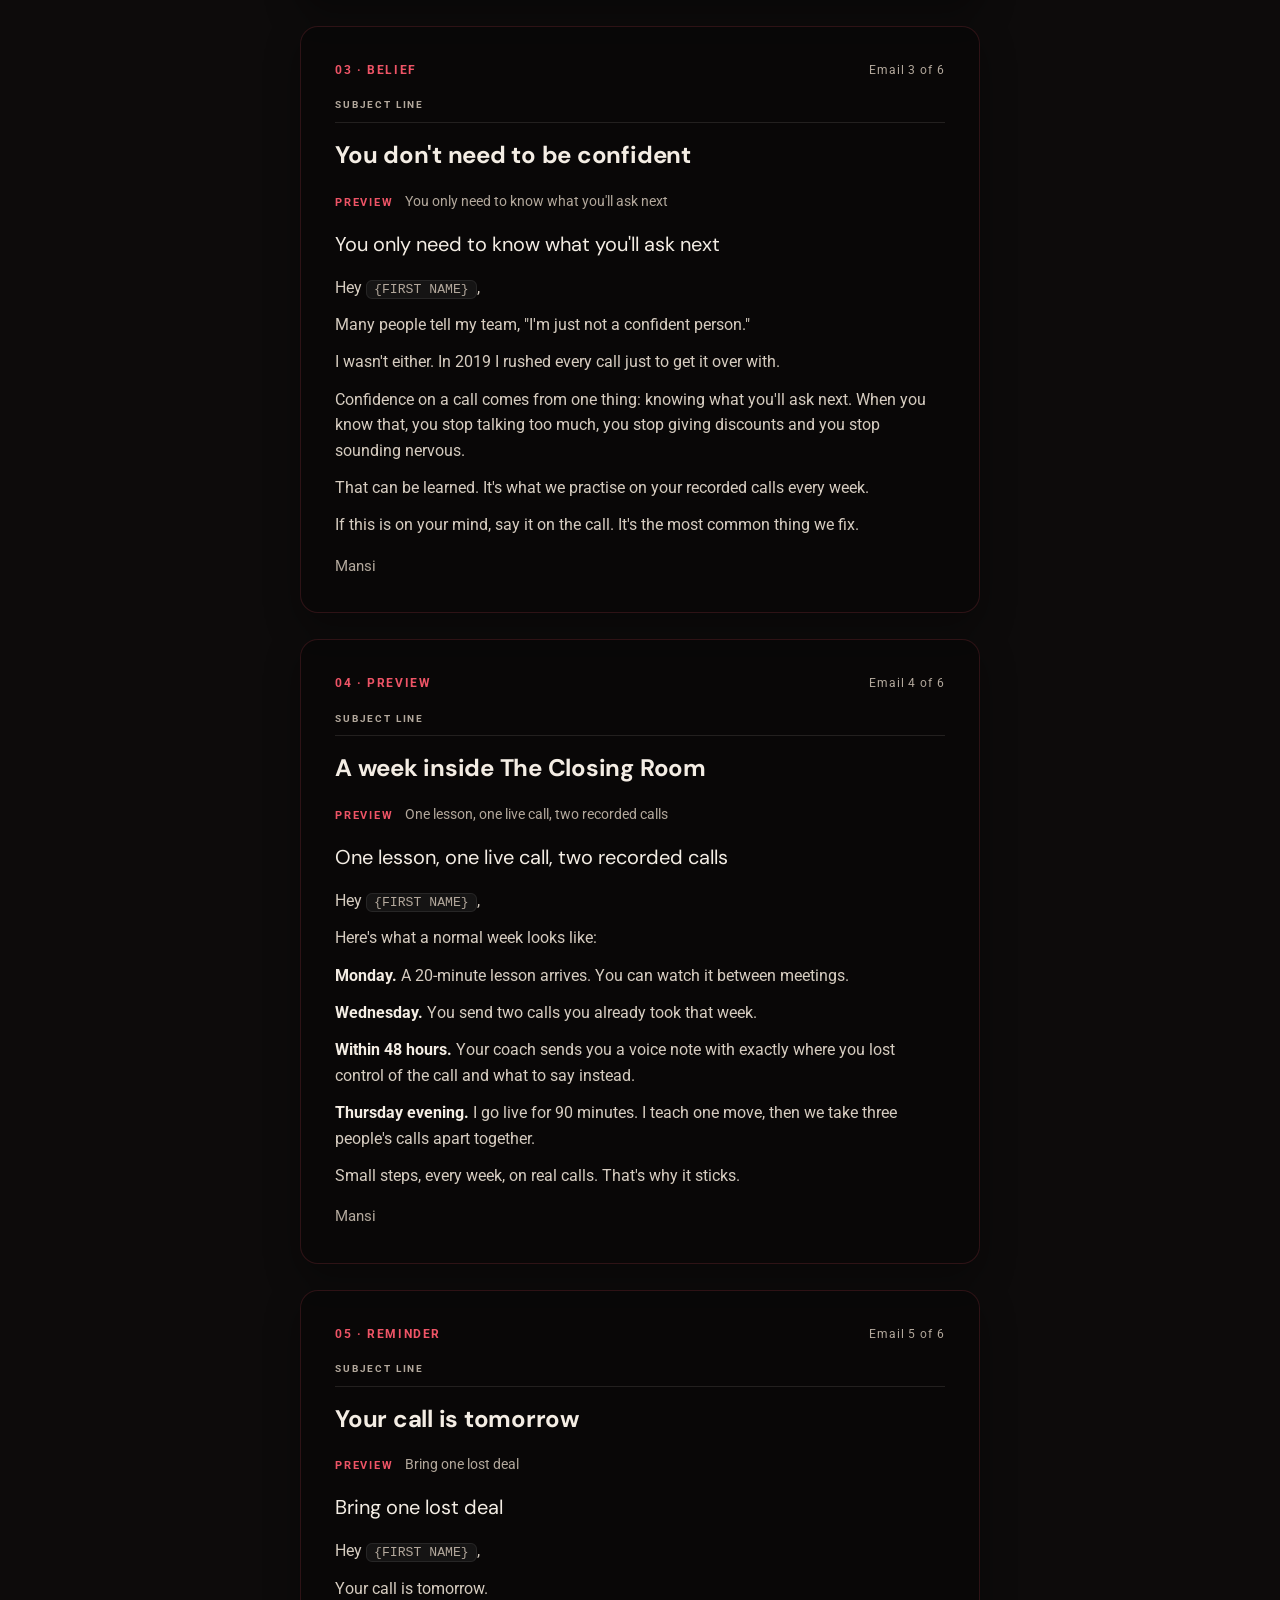
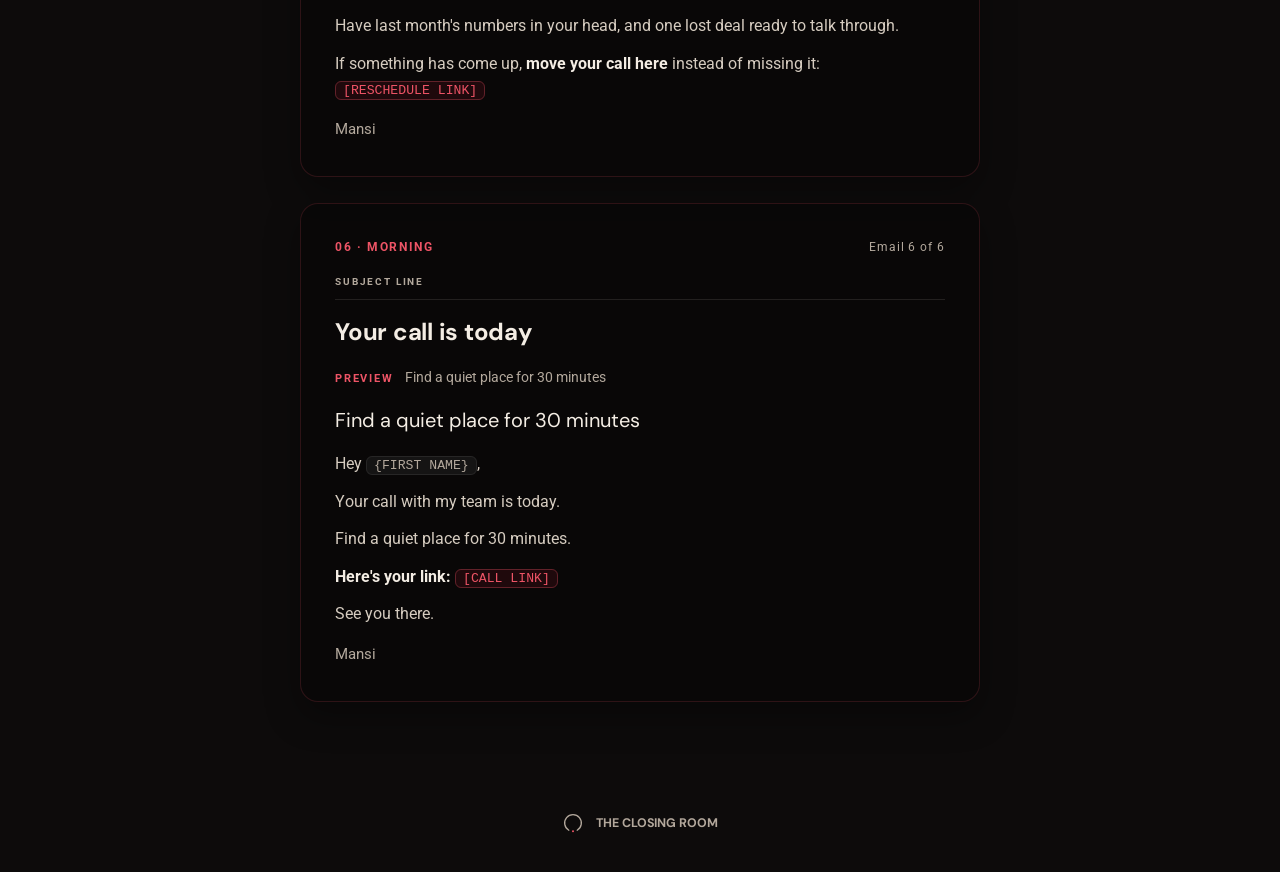
<file: pre-call/index.html>
<!doctype html>
<html lang="en">
<head>
  <meta charset="utf-8" />
  <meta name="viewport" content="width=device-width, initial-scale=1" />
  <title>Pre-call · The Closing Room</title>
  <meta name="robots" content="noindex" />
  <script>document.documentElement.className += " js";</script>
  <link rel="icon" href="../assets/img/favicon.png" type="image/png" />
  <link rel="stylesheet" href="../assets/vendor/lenis.css" />
  <link rel="stylesheet" href="../vsl/vsl.css" />
  <link rel="stylesheet" href="../opted-in/opted-in.css" />
  <link rel="stylesheet" href="../assets/brand.css" />
<link rel="stylesheet" href="../assets/fonts-lp.css?v=3" />
</head>
<body>
  <header class="brandbar">
    <div class="brand">
      <svg class="seal seal--animate" viewBox="0 0 100 100" role="img" aria-label="The Closing Room"><path class="seal__arc" d="M31 82.9 A38 38 0 1 1 69 82.9" /><circle class="seal__dot" cx="50" cy="88" r="4.6" /></svg>
      <span class="brand__word">The Closing Room</span>
    </div>
  </header>
  <main class="page">
    <section class="seq">
      <div class="seq__glow" aria-hidden="true"></div>
      <div class="container">
        <header class="seq__intro">
          <p class="seq__eyebrow reveal">Email sequence · 6 emails</p>
          <h1 class="seq__title reveal" style="--i:1">The pre-call sequence</h1>
        </header>
        <div class="seq__list">
          <article class="email reveal">
            <div class="email__head"><span class="email__tag">01 · Confirmation</span><span class="email__count">Email 1 of 6</span></div>
            <span class="email__sl-label">Subject line</span>
            <h2 class="email__subject">Your call is booked. Do these 3 things</h2>
            <p class="email__pv"><b>Preview</b> So you get the most out of it</p>
            <div class="email__body"><p class="email__h1">So you get the most out of it</p><p>Hey <span class="tok-merge">{FIRST NAME}</span>,</p><p>Your call with my team is booked.</p><p>Here's what to do before it:</p><p><b>1. Add it to your calendar.</b> <span class="tok-link">[CALENDAR LINK]</span></p><p><b>2. Write down one deal you lost recently.</b> Be ready to tell us what happened. It's the best way for us to help you.</p><p><b>3. Find a quiet place for 30 minutes.</b> Not the car between meetings.</p><p>That's it. I'll see you inside.</p></div>
            <p class="email__sign">Mansi</p>
            <p class="ps">P.S. If something comes up, move the call instead of missing it: <span class="tok-link">[RESCHEDULE LINK]</span></p>
          </article>
          <article class="email reveal">
            <div class="email__head"><span class="email__tag">02 · Belief</span><span class="email__count">Email 2 of 6</span></div>
            <span class="email__sl-label">Subject line</span>
            <h2 class="email__subject">Will this work for what you sell?</h2>
            <p class="email__pv"><b>Preview</b> Property, company setups, cars or software</p>
            <div class="email__body"><p class="email__h1">Property, company setups, cars or software</p><p>Hey <span class="tok-merge">{FIRST NAME}</span>,</p><p>The question my team hears most before a call is: "Will this work for what I sell?"</p><p>Here's the honest answer.</p><p>The three moves work for anything expensive. A buyer of an apartment and a buyer of a company setup both decide in the first minute whether to listen. Both say "it's too expensive." Both leave you on read after you send the details.</p><p>What changes is the words. That's why in week one my team writes your opening, your two questions and your follow-up messages for <b>your</b> product.</p><p>On the call, tell us exactly what you sell and who buys it. We'll show you what your version sounds like.</p></div>
            <p class="email__sign">Mansi</p>
            
          </article>
          <article class="email reveal">
            <div class="email__head"><span class="email__tag">03 · Belief</span><span class="email__count">Email 3 of 6</span></div>
            <span class="email__sl-label">Subject line</span>
            <h2 class="email__subject">You don&#x27;t need to be confident</h2>
            <p class="email__pv"><b>Preview</b> You only need to know what you&#x27;ll ask next</p>
            <div class="email__body"><p class="email__h1">You only need to know what you'll ask next</p><p>Hey <span class="tok-merge">{FIRST NAME}</span>,</p><p>Many people tell my team, "I'm just not a confident person."</p><p>I wasn't either. In 2019 I rushed every call just to get it over with.</p><p>Confidence on a call comes from one thing: knowing what you'll ask next. When you know that, you stop talking too much, you stop giving discounts and you stop sounding nervous.</p><p>That can be learned. It's what we practise on your recorded calls every week.</p><p>If this is on your mind, say it on the call. It's the most common thing we fix.</p></div>
            <p class="email__sign">Mansi</p>
            
          </article>
          <article class="email reveal">
            <div class="email__head"><span class="email__tag">04 · Preview</span><span class="email__count">Email 4 of 6</span></div>
            <span class="email__sl-label">Subject line</span>
            <h2 class="email__subject">A week inside The Closing Room</h2>
            <p class="email__pv"><b>Preview</b> One lesson, one live call, two recorded calls</p>
            <div class="email__body"><p class="email__h1">One lesson, one live call, two recorded calls</p><p>Hey <span class="tok-merge">{FIRST NAME}</span>,</p><p>Here's what a normal week looks like:</p><p><b>Monday.</b> A 20-minute lesson arrives. You can watch it between meetings.</p><p><b>Wednesday.</b> You send two calls you already took that week.</p><p><b>Within 48 hours.</b> Your coach sends you a voice note with exactly where you lost control of the call and what to say instead.</p><p><b>Thursday evening.</b> I go live for 90 minutes. I teach one move, then we take three people's calls apart together.</p><p>Small steps, every week, on real calls. That's why it sticks.</p></div>
            <p class="email__sign">Mansi</p>
            
          </article>
          <article class="email reveal">
            <div class="email__head"><span class="email__tag">05 · Reminder</span><span class="email__count">Email 5 of 6</span></div>
            <span class="email__sl-label">Subject line</span>
            <h2 class="email__subject">Your call is tomorrow</h2>
            <p class="email__pv"><b>Preview</b> Bring one lost deal</p>
            <div class="email__body"><p class="email__h1">Bring one lost deal</p><p>Hey <span class="tok-merge">{FIRST NAME}</span>,</p><p>Your call is tomorrow.</p><p>Have last month's numbers in your head, and one lost deal ready to talk through.</p><p>If something has come up, <b>move your call here</b> instead of missing it: <span class="tok-link">[RESCHEDULE LINK]</span></p></div>
            <p class="email__sign">Mansi</p>
            
          </article>
          <article class="email reveal">
            <div class="email__head"><span class="email__tag">06 · Morning</span><span class="email__count">Email 6 of 6</span></div>
            <span class="email__sl-label">Subject line</span>
            <h2 class="email__subject">Your call is today</h2>
            <p class="email__pv"><b>Preview</b> Find a quiet place for 30 minutes</p>
            <div class="email__body"><p class="email__h1">Find a quiet place for 30 minutes</p><p>Hey <span class="tok-merge">{FIRST NAME}</span>,</p><p>Your call with my team is today.</p><p>Find a quiet place for 30 minutes.</p><p><b>Here's your link:</b> <span class="tok-link">[CALL LINK]</span></p><p>See you there.</p></div>
            <p class="email__sign">Mansi</p>
            
          </article>
        </div>
      </div>
    </section>
  </main>
  <footer class="brandfoot">
    <div class="brand">
      <svg class="seal" viewBox="0 0 100 100" aria-hidden="true"><path class="seal__arc" d="M31 82.9 A38 38 0 1 1 69 82.9" /><circle class="seal__dot" cx="50" cy="88" r="4.6" /></svg>
      <span class="brand__word">The Closing Room</span>
    </div>
  </footer>
  <script src="../assets/vendor/lenis.min.js"></script>
  <script src="../vsl/vsl.js"></script>
</body>
</html>
</file>
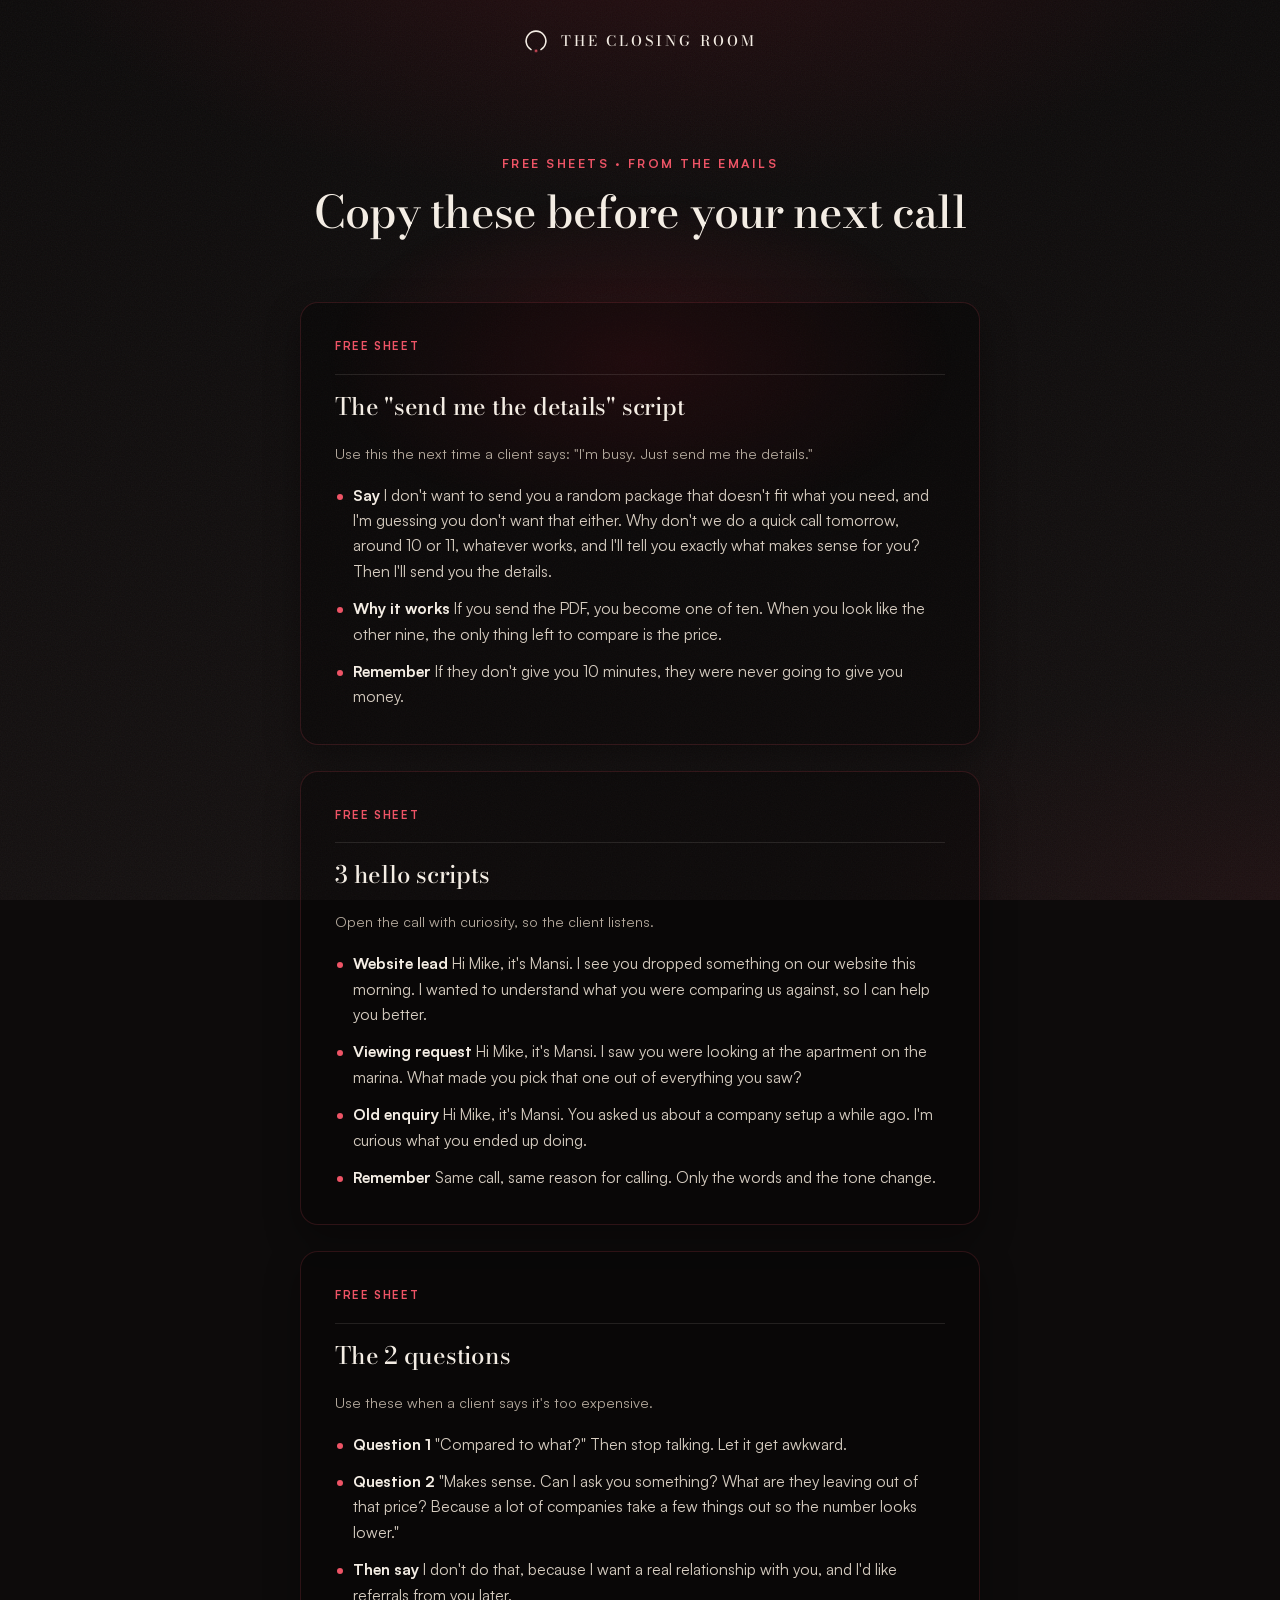
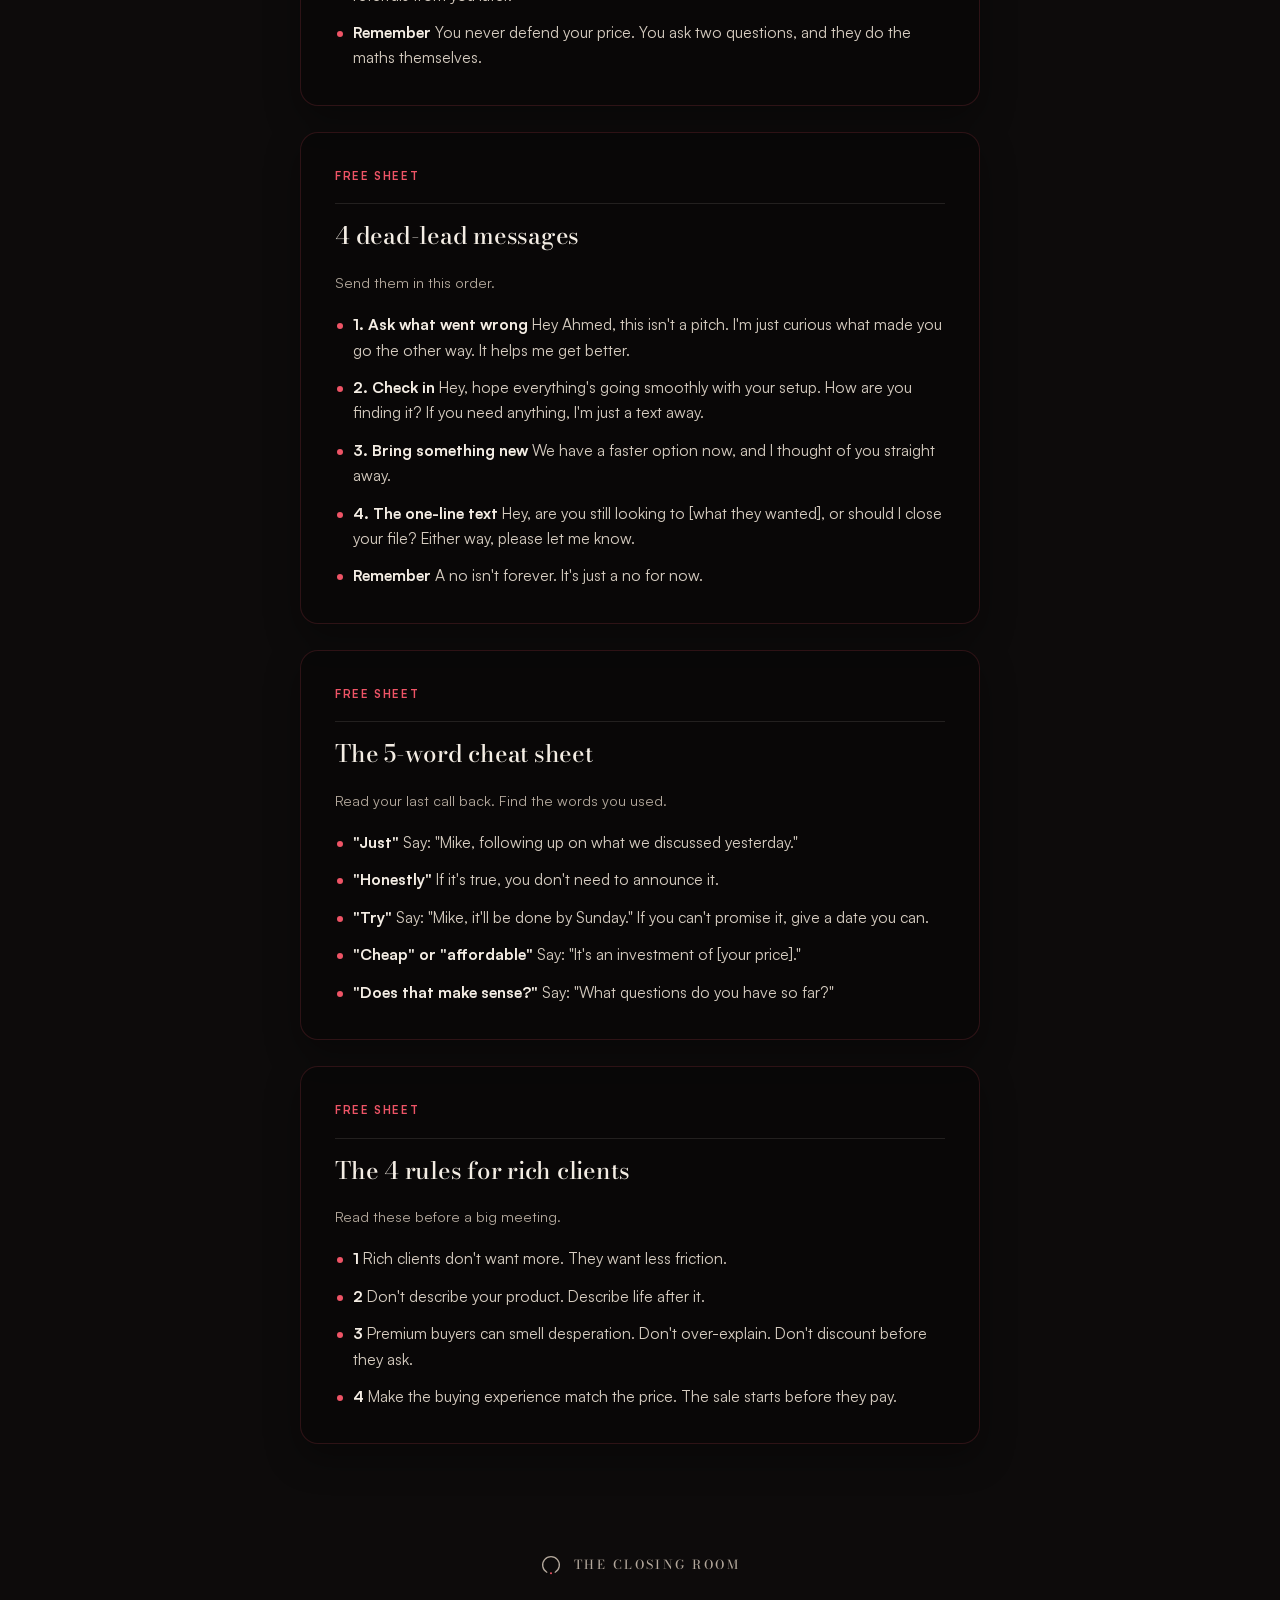
<file: sheets/index.html>
<!doctype html>
<html lang="en">
<head>
  <meta charset="utf-8" />
  <meta name="viewport" content="width=device-width, initial-scale=1" />
  <title>Free sheets · The Closing Room</title>
  <meta name="robots" content="noindex" />
  <script>document.documentElement.className += " js";</script>
  <link rel="icon" href="../assets/img/favicon.png" type="image/png" />
  <link rel="stylesheet" href="../assets/vendor/lenis.css" />
  <link rel="stylesheet" href="../vsl/vsl.css" />
  <link rel="stylesheet" href="../opted-in/opted-in.css" />
  <link rel="stylesheet" href="../assets/brand.css" />
</head>
<body>
  <header class="brandbar">
    <div class="brand">
      <svg class="seal seal--animate" viewBox="0 0 100 100" role="img" aria-label="The Closing Room"><path class="seal__arc" d="M31 82.9 A38 38 0 1 1 69 82.9" /><circle class="seal__dot" cx="50" cy="88" r="4.6" /></svg>
      <span class="brand__word">The Closing Room</span>
    </div>
  </header>
  <main class="page"><section class="seq"><div class="seq__glow" aria-hidden="true"></div><div class="container"><header class="seq__intro"><p class="seq__eyebrow reveal">Free sheets · from the emails</p><h1 class="seq__title reveal" style="--i:1">Copy these before your next call</h1></header><div class="seq__list"><article class="email reveal" id="d1"><div class="email__head"><span class="email__tag">Free sheet</span></div><h2 class="email__subject">The &quot;send me the details&quot; script</h2><p class="email__pv">Use this the next time a client says: &quot;I&#x27;m busy. Just send me the details.&quot;</p><div class="email__body"><p class="li"><b>Say</b> I don&#x27;t want to send you a random package that doesn&#x27;t fit what you need, and I&#x27;m guessing you don&#x27;t want that either. Why don&#x27;t we do a quick call tomorrow, around 10 or 11, whatever works, and I&#x27;ll tell you exactly what makes sense for you? Then I&#x27;ll send you the details.</p><p class="li"><b>Why it works</b> If you send the PDF, you become one of ten. When you look like the other nine, the only thing left to compare is the price.</p><p class="li"><b>Remember</b> If they don&#x27;t give you 10 minutes, they were never going to give you money.</p></div></article><article class="email reveal" id="d2"><div class="email__head"><span class="email__tag">Free sheet</span></div><h2 class="email__subject">3 hello scripts</h2><p class="email__pv">Open the call with curiosity, so the client listens.</p><div class="email__body"><p class="li"><b>Website lead</b> Hi Mike, it&#x27;s Mansi. I see you dropped something on our website this morning. I wanted to understand what you were comparing us against, so I can help you better.</p><p class="li"><b>Viewing request</b> Hi Mike, it&#x27;s Mansi. I saw you were looking at the apartment on the marina. What made you pick that one out of everything you saw?</p><p class="li"><b>Old enquiry</b> Hi Mike, it&#x27;s Mansi. You asked us about a company setup a while ago. I&#x27;m curious what you ended up doing.</p><p class="li"><b>Remember</b> Same call, same reason for calling. Only the words and the tone change.</p></div></article><article class="email reveal" id="d3"><div class="email__head"><span class="email__tag">Free sheet</span></div><h2 class="email__subject">The 2 questions</h2><p class="email__pv">Use these when a client says it&#x27;s too expensive.</p><div class="email__body"><p class="li"><b>Question 1</b> &quot;Compared to what?&quot; Then stop talking. Let it get awkward.</p><p class="li"><b>Question 2</b> &quot;Makes sense. Can I ask you something? What are they leaving out of that price? Because a lot of companies take a few things out so the number looks lower.&quot;</p><p class="li"><b>Then say</b> I don&#x27;t do that, because I want a real relationship with you, and I&#x27;d like referrals from you later.</p><p class="li"><b>Remember</b> You never defend your price. You ask two questions, and they do the maths themselves.</p></div></article><article class="email reveal" id="d4"><div class="email__head"><span class="email__tag">Free sheet</span></div><h2 class="email__subject">4 dead-lead messages</h2><p class="email__pv">Send them in this order.</p><div class="email__body"><p class="li"><b>1. Ask what went wrong</b> Hey Ahmed, this isn&#x27;t a pitch. I&#x27;m just curious what made you go the other way. It helps me get better.</p><p class="li"><b>2. Check in</b> Hey, hope everything&#x27;s going smoothly with your setup. How are you finding it? If you need anything, I&#x27;m just a text away.</p><p class="li"><b>3. Bring something new</b> We have a faster option now, and I thought of you straight away.</p><p class="li"><b>4. The one-line text</b> Hey, are you still looking to [what they wanted], or should I close your file? Either way, please let me know.</p><p class="li"><b>Remember</b> A no isn&#x27;t forever. It&#x27;s just a no for now.</p></div></article><article class="email reveal" id="d5"><div class="email__head"><span class="email__tag">Free sheet</span></div><h2 class="email__subject">The 5-word cheat sheet</h2><p class="email__pv">Read your last call back. Find the words you used.</p><div class="email__body"><p class="li"><b>&quot;Just&quot;</b> Say: &quot;Mike, following up on what we discussed yesterday.&quot;</p><p class="li"><b>&quot;Honestly&quot;</b> If it&#x27;s true, you don&#x27;t need to announce it.</p><p class="li"><b>&quot;Try&quot;</b> Say: &quot;Mike, it&#x27;ll be done by Sunday.&quot; If you can&#x27;t promise it, give a date you can.</p><p class="li"><b>&quot;Cheap&quot; or &quot;affordable&quot;</b> Say: &quot;It&#x27;s an investment of [your price].&quot;</p><p class="li"><b>&quot;Does that make sense?&quot;</b> Say: &quot;What questions do you have so far?&quot;</p></div></article><article class="email reveal" id="d6"><div class="email__head"><span class="email__tag">Free sheet</span></div><h2 class="email__subject">The 4 rules for rich clients</h2><p class="email__pv">Read these before a big meeting.</p><div class="email__body"><p class="li"><b>1</b> Rich clients don&#x27;t want more. They want less friction.</p><p class="li"><b>2</b> Don&#x27;t describe your product. Describe life after it.</p><p class="li"><b>3</b> Premium buyers can smell desperation. Don&#x27;t over-explain. Don&#x27;t discount before they ask.</p><p class="li"><b>4</b> Make the buying experience match the price. The sale starts before they pay.</p></div></article></div></div></section></main>
  <footer class="brandfoot">
    <div class="brand">
      <svg class="seal" viewBox="0 0 100 100" aria-hidden="true"><path class="seal__arc" d="M31 82.9 A38 38 0 1 1 69 82.9" /><circle class="seal__dot" cx="50" cy="88" r="4.6" /></svg>
      <span class="brand__word">The Closing Room</span>
    </div>
  </footer>
  <script src="../assets/vendor/lenis.min.js"></script>
  <script src="../vsl/vsl.js"></script>
</body>
</html>
</file>
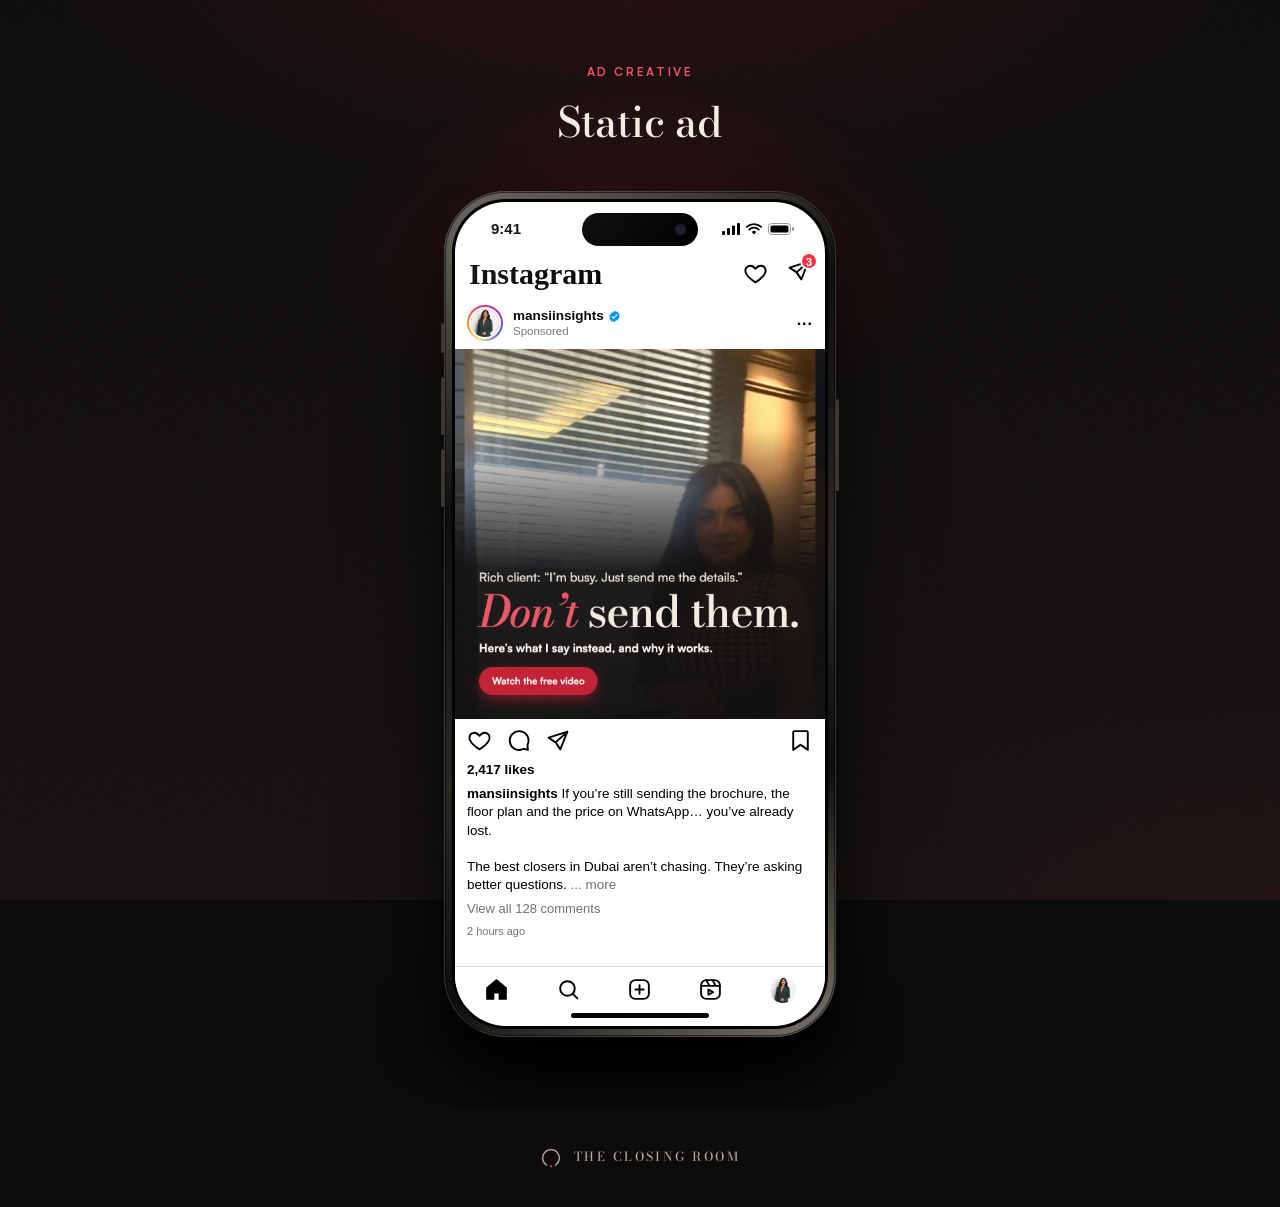
<file: static-ad/index.html>
<!doctype html>
<html lang="en">
<head>
  <meta charset="utf-8" />
  <meta name="viewport" content="width=device-width, initial-scale=1" />
  <title>Static ad · The Closing Room</title>
  <meta name="robots" content="noindex" />
  <script>document.documentElement.className += " js";</script>
  <link rel="icon" href="../assets/img/favicon.png" type="image/png" />
  <link rel="stylesheet" href="../vsl/vsl.css" />
  <link rel="stylesheet" href="../assets/brand.css" />
  <link rel="stylesheet" href="../assets/phone.css" />
</head>
<body>
  <main class="page">
    <section class="sa">
      <div class="sa__glow" aria-hidden="true"></div>
      <div class="sa__intro">
        <p class="eyebrow reveal">Ad creative</p>
        <h1 class="sa__title reveal" style="--i:1">Static ad</h1>
      </div>
      <div class="stage">
        <div class="phone-wrap reveal rv" id="pw">
          <div class="iphone">
            <span class="btn-side l" style="top:132px;height:30px"></span><span class="btn-side l" style="top:186px;height:58px"></span><span class="btn-side l" style="top:258px;height:58px"></span><span class="btn-side r" style="top:208px;height:92px"></span>
            <div class="screen">
              <div class="status"><span>9:41</span><span class="island"></span><span class="ic"><svg viewBox="0 0 18 12"><rect x="0" y="8" width="3" height="4" rx="1" fill="#000"/><rect x="5" y="5" width="3" height="7" rx="1" fill="#000"/><rect x="10" y="2.5" width="3" height="9.5" rx="1" fill="#000"/><rect x="15" y="0" width="3" height="12" rx="1" fill="#000"/></svg><svg viewBox="0 0 16 12"><path d="M8 11.5l2.2-2.6a3.2 3.2 0 0 0-4.4 0z" fill="#000"/><path d="M3.2 6.6a6.8 6.8 0 0 1 9.6 0" stroke="#000" stroke-width="1.8" fill="none" stroke-linecap="round"/><path d="M.8 3.9a10.5 10.5 0 0 1 14.4 0" stroke="#000" stroke-width="1.8" fill="none" stroke-linecap="round"/></svg><svg viewBox="0 0 27 12"><rect x=".5" y=".5" width="22" height="11" rx="3.2" fill="none" stroke="#000" opacity=".4"/><rect x="2.5" y="2.5" width="18" height="7" rx="1.6" fill="#000"/><rect x="24" y="4" width="2" height="4" rx="1" fill="#000" opacity=".4"/></svg></span></div>
              <div class="ig-top"><span class="ig-logo">Instagram</span><span class="ic"><svg viewBox="0 0 24 24"><path d="M12 20.5s-7.5-4.6-9.3-9.2C1.4 8 3.4 4.5 7 4.5c2.1 0 3.6 1.2 5 3 1.4-1.8 2.9-3 5-3 3.6 0 5.6 3.5 4.3 6.8-1.8 4.6-9.3 9.2-9.3 9.2z"/></svg><span style="position:relative"><svg viewBox="0 0 24 24"><path d="M21.5 3.5L10.2 13.8M21.5 3.5l-6.8 17-4.5-6.7-6.7-4.5z"/></svg><span class="ig-badge">3</span></span></span></div>
              <div class="feed">
                <div class="post-head"><span class="avatar-ring"><img src="../assets/img/pfp.jpg" alt="" /></span><span class="who"><b>mansiinsights <svg class="verified" viewBox="0 0 24 24"><path fill="#0095F6" d="M12 1l2.6 2.2 3.4-.4.9 3.3 3 1.7-1.4 3.2 1.4 3.2-3 1.7-.9 3.3-3.4-.4L12 23l-2.6-2.2-3.4.4-.9-3.3-3-1.7L3.5 13 2.1 9.8l3-1.7.9-3.3 3.4.4z"/><path d="M7.5 12.2l3 3 6-6" stroke="#fff" stroke-width="2" fill="none" stroke-linecap="round" stroke-linejoin="round"/></svg></b><small>Sponsored</small></span><span class="dots3">&middot;&middot;&middot;</span></div>
                <a class="post-media" href="../vsl/" target="_blank" rel="noopener"><img src="../assets/img/ads/static-ad.jpg?v=2" alt="Static ad: free training" /></a>
                <div class="actions"><svg viewBox="0 0 24 24"><path d="M12 20.5s-7.5-4.6-9.3-9.2C1.4 8 3.4 4.5 7 4.5c2.1 0 3.6 1.2 5 3 1.4-1.8 2.9-3 5-3 3.6 0 5.6 3.5 4.3 6.8-1.8 4.6-9.3 9.2-9.3 9.2z"/></svg><svg viewBox="0 0 24 24"><path d="M20.6 16.2A9 9 0 1 0 17 19.9L21 21z"/></svg><svg viewBox="0 0 24 24"><path d="M21.5 3.5L10.2 13.8M21.5 3.5l-6.8 17-4.5-6.7-6.7-4.5z"/></svg><span class="spacer"></span><svg viewBox="0 0 24 24"><path d="M19 21l-7-5-7 5V4a1 1 0 0 1 1-1h12a1 1 0 0 1 1 1z"/></svg></div>
                <p class="likes">2,417 likes</p>
                <p class="caption"><b>mansiinsights</b> If you&rsquo;re still sending the brochure, the floor plan and the price on WhatsApp&hellip; you&rsquo;ve already lost.<br><br>The best closers in Dubai aren&rsquo;t chasing. They&rsquo;re asking better questions. <span class="more">... more</span></p>
                <p class="comments">View all 128 comments</p>
                <p class="stamp">2 hours ago</p>
              </div>
              <div class="tabbar"><svg viewBox="0 0 24 24"><path d="M3 10.5L12 3l9 7.5V21h-6v-6H9v6H3z" fill="#000"/></svg><svg viewBox="0 0 24 24"><circle cx="11" cy="11" r="7"/><path d="M20.5 20.5l-4.5-4.5"/></svg><svg viewBox="0 0 24 24"><rect x="3" y="3" width="18" height="18" rx="5"/><path d="M12 8v8M8 12h8"/></svg><svg viewBox="0 0 24 24"><rect x="3" y="3" width="18" height="18" rx="5"/><path d="M3 8.5h18M8 3l3 5.5M14 3l3 5.5M10 12v5l4.5-2.5z"/></svg><img class="me" src="../assets/img/pfp.jpg" alt="" /></div>
              <div class="homebar"></div>
            </div>
          </div>
          
        </div>
      </div>
      
    </section>
  </main>
  <footer class="brandfoot">
    <div class="brand">
      <svg class="seal" viewBox="0 0 100 100" aria-hidden="true"><path class="seal__arc" d="M31 82.9 A38 38 0 1 1 69 82.9" /><circle class="seal__dot" cx="50" cy="88" r="4.6" /></svg>
      <span class="brand__word">The Closing Room</span>
    </div>
  </footer>
  <script src="../vsl/vsl.js"></script>
  
</body>
</html>
</file>
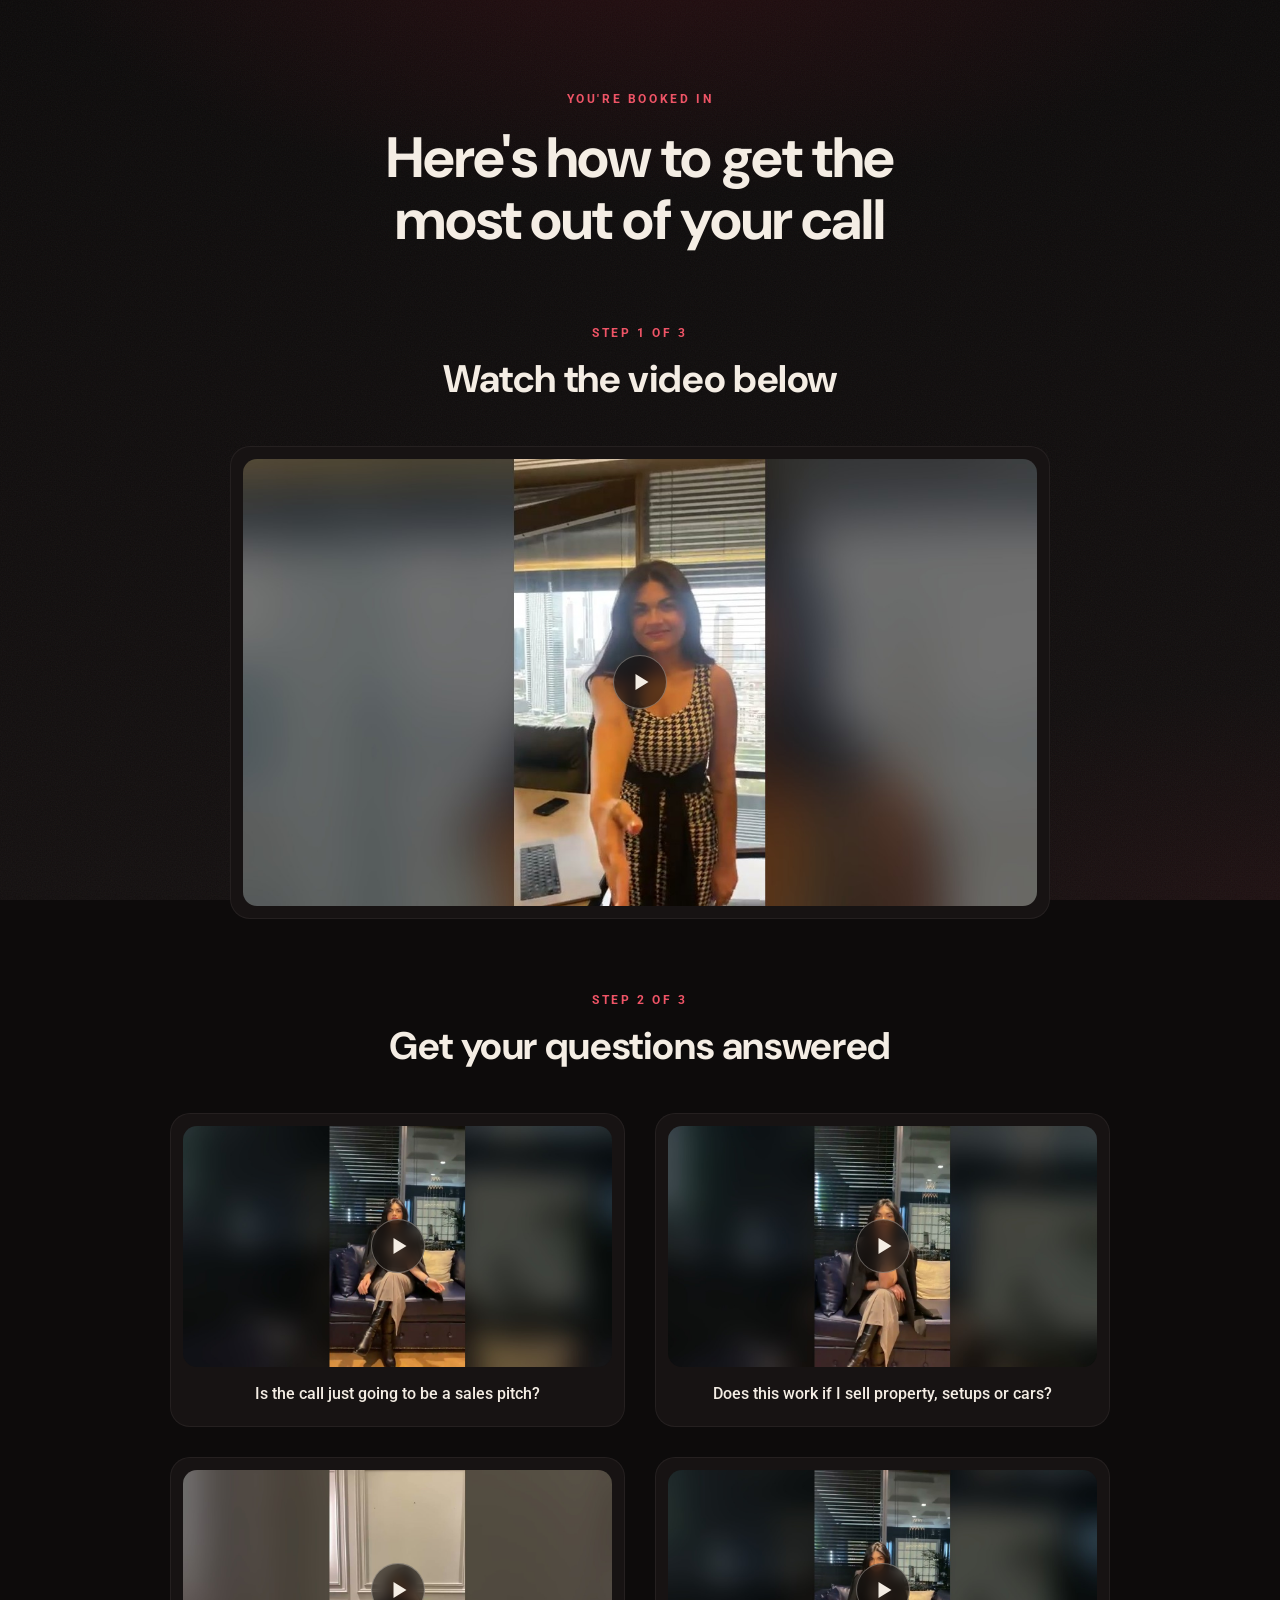
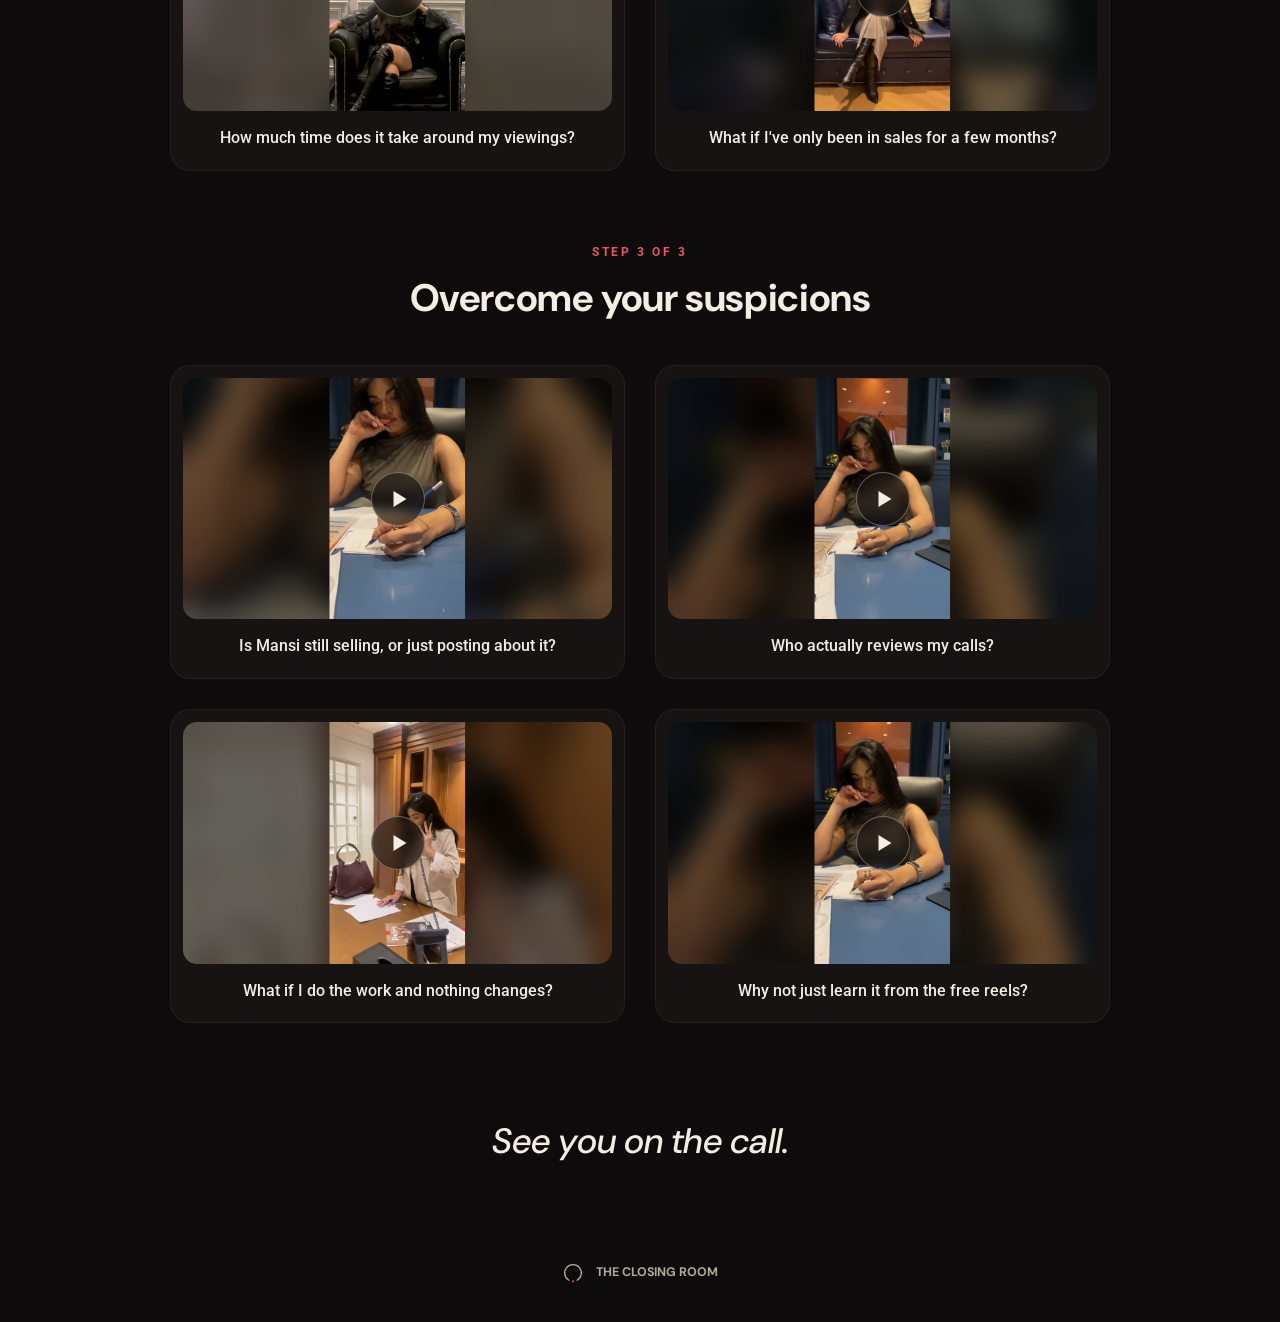
<file: thank-you/index.html>
<!doctype html>
<html lang="en">
<head>
  <meta charset="utf-8" />
  <meta name="viewport" content="width=device-width, initial-scale=1" />
  <title>You're booked in · The Closing Room</title>
  <meta name="robots" content="noindex" />
  <script>document.documentElement.className += " js";</script>
  <link rel="icon" href="../assets/img/favicon.png" type="image/png" />
  <link rel="apple-touch-icon" href="../assets/img/apple-touch-icon.png" />
  <link rel="stylesheet" href="../assets/vendor/lenis.css" />
  <link rel="stylesheet" href="../vsl/vsl.css" />
  <link rel="stylesheet" href="../assets/brand.css" />
<link rel="stylesheet" href="../assets/fonts-lp.css?v=3" />
</head>
<body>
  <main class="page">
    <section class="hero" style="padding-bottom:0">
      <p class="eyebrow hero__eyebrow">You're booked in</p>
      <h1 class="hero__title">Here's how to get the most out of your call</h1>
    </section>

    <div class="container">
      <!-- Step 1 · welcome video (video X: one unique frame) -->
      <section class="ty-step">
        <p class="ty-step__label reveal">Step 1 of 3</p>
        <h2 class="ty-step__title reveal" style="--i:1">Watch the video below</h2>
        
        <figure class="ccard ccard--hero reveal reveal--pop" style="--i:2">
          <span class="ccard__thumb"><img src="../assets/img/thankyou/welcome.jpg" alt="Welcome video from Mansi" /><span class="ccard__play" aria-hidden="true"></span></span>
        </figure>
      </section>

      <!-- Step 2 · breakouts (video Y: frames from one sitting) -->
      <section class="ty-step">
        <p class="ty-step__label reveal">Step 2 of 3</p>
        <h2 class="ty-step__title reveal" style="--i:1">Get your questions answered</h2>
        <div class="grid2">
          <figure class="ccard reveal reveal--pop" style="--i:0">
            <span class="ccard__thumb"><img src="../assets/img/thankyou/q1.jpg" alt="" loading="lazy" /><span class="ccard__play" aria-hidden="true"></span></span>
            <figcaption class="ccard__cap" style="padding-top:16px">Is the call just going to be a sales pitch?</figcaption>
          </figure>
          <figure class="ccard reveal reveal--pop" style="--i:1">
            <span class="ccard__thumb"><img src="../assets/img/thankyou/q2.jpg" alt="" loading="lazy" /><span class="ccard__play" aria-hidden="true"></span></span>
            <figcaption class="ccard__cap" style="padding-top:16px">Does this work if I sell property, setups or cars?</figcaption>
          </figure>
          <figure class="ccard reveal reveal--pop" style="--i:2">
            <span class="ccard__thumb"><img src="../assets/img/thankyou/q3.jpg" alt="" loading="lazy" /><span class="ccard__play" aria-hidden="true"></span></span>
            <figcaption class="ccard__cap" style="padding-top:16px">How much time does it take around my viewings?</figcaption>
          </figure>
          <figure class="ccard reveal reveal--pop" style="--i:3">
            <span class="ccard__thumb"><img src="../assets/img/thankyou/q4.jpg" alt="" loading="lazy" /><span class="ccard__play" aria-hidden="true"></span></span>
            <figcaption class="ccard__cap" style="padding-top:16px">What if I've only been in sales for a few months?</figcaption>
          </figure>
        </div>
      </section>

      <!-- Step 3 · due diligence (video Z: frames from one other sitting) -->
      <section class="ty-step">
        <p class="ty-step__label reveal">Step 3 of 3</p>
        <h2 class="ty-step__title reveal" style="--i:1">Overcome your suspicions</h2>
        <div class="grid2">
          <figure class="ccard reveal reveal--pop" style="--i:0">
            <span class="ccard__thumb"><img src="../assets/img/thankyou/s1.jpg" alt="" loading="lazy" /><span class="ccard__play" aria-hidden="true"></span></span>
            <figcaption class="ccard__cap" style="padding-top:16px">Is Mansi still selling, or just posting about it?</figcaption>
          </figure>
          <figure class="ccard reveal reveal--pop" style="--i:1">
            <span class="ccard__thumb"><img src="../assets/img/thankyou/s2.jpg" alt="" loading="lazy" /><span class="ccard__play" aria-hidden="true"></span></span>
            <figcaption class="ccard__cap" style="padding-top:16px">Who actually reviews my calls?</figcaption>
          </figure>
          <figure class="ccard reveal reveal--pop" style="--i:2">
            <span class="ccard__thumb"><img src="../assets/img/thankyou/s3.jpg" alt="" loading="lazy" /><span class="ccard__play" aria-hidden="true"></span></span>
            <figcaption class="ccard__cap" style="padding-top:16px">What if I do the work and nothing changes?</figcaption>
          </figure>
          <figure class="ccard reveal reveal--pop" style="--i:3">
            <span class="ccard__thumb"><img src="../assets/img/thankyou/s4.jpg" alt="" loading="lazy" /><span class="ccard__play" aria-hidden="true"></span></span>
            <figcaption class="ccard__cap" style="padding-top:16px">Why not just learn it from the free reels?</figcaption>
          </figure>
        </div>
      </section>

      <p class="ty__signoff reveal">See you on the call.</p>
    </div>
  </main>

  <footer class="brandfoot">
    <div class="brand">
      <svg class="seal" viewBox="0 0 100 100" aria-hidden="true"><path class="seal__arc" d="M31 82.9 A38 38 0 1 1 69 82.9" /><circle class="seal__dot" cx="50" cy="88" r="4.6" /></svg>
      <span class="brand__word">The Closing Room</span>
    </div>
  </footer>

  <script src="../assets/vendor/lenis.min.js"></script>
  <script src="../vsl/vsl.js"></script>
</body>
</html>
</file>
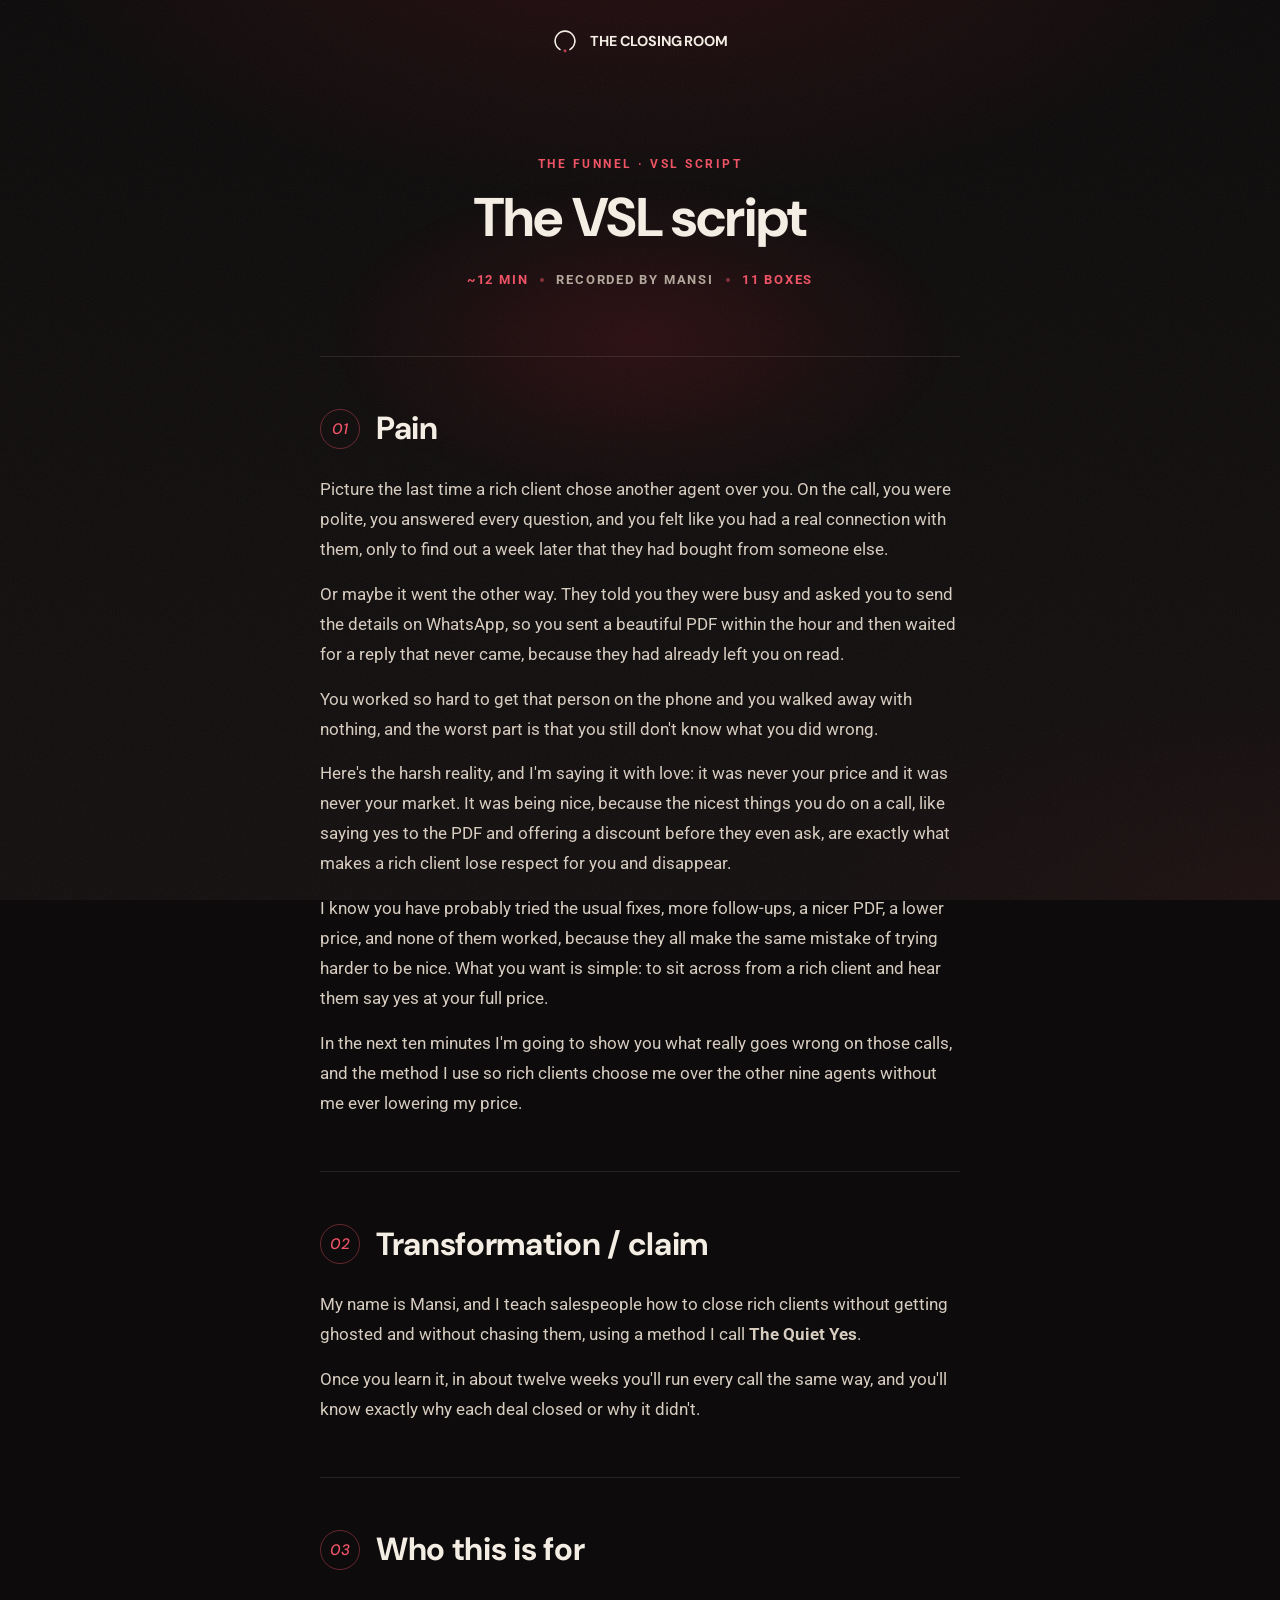
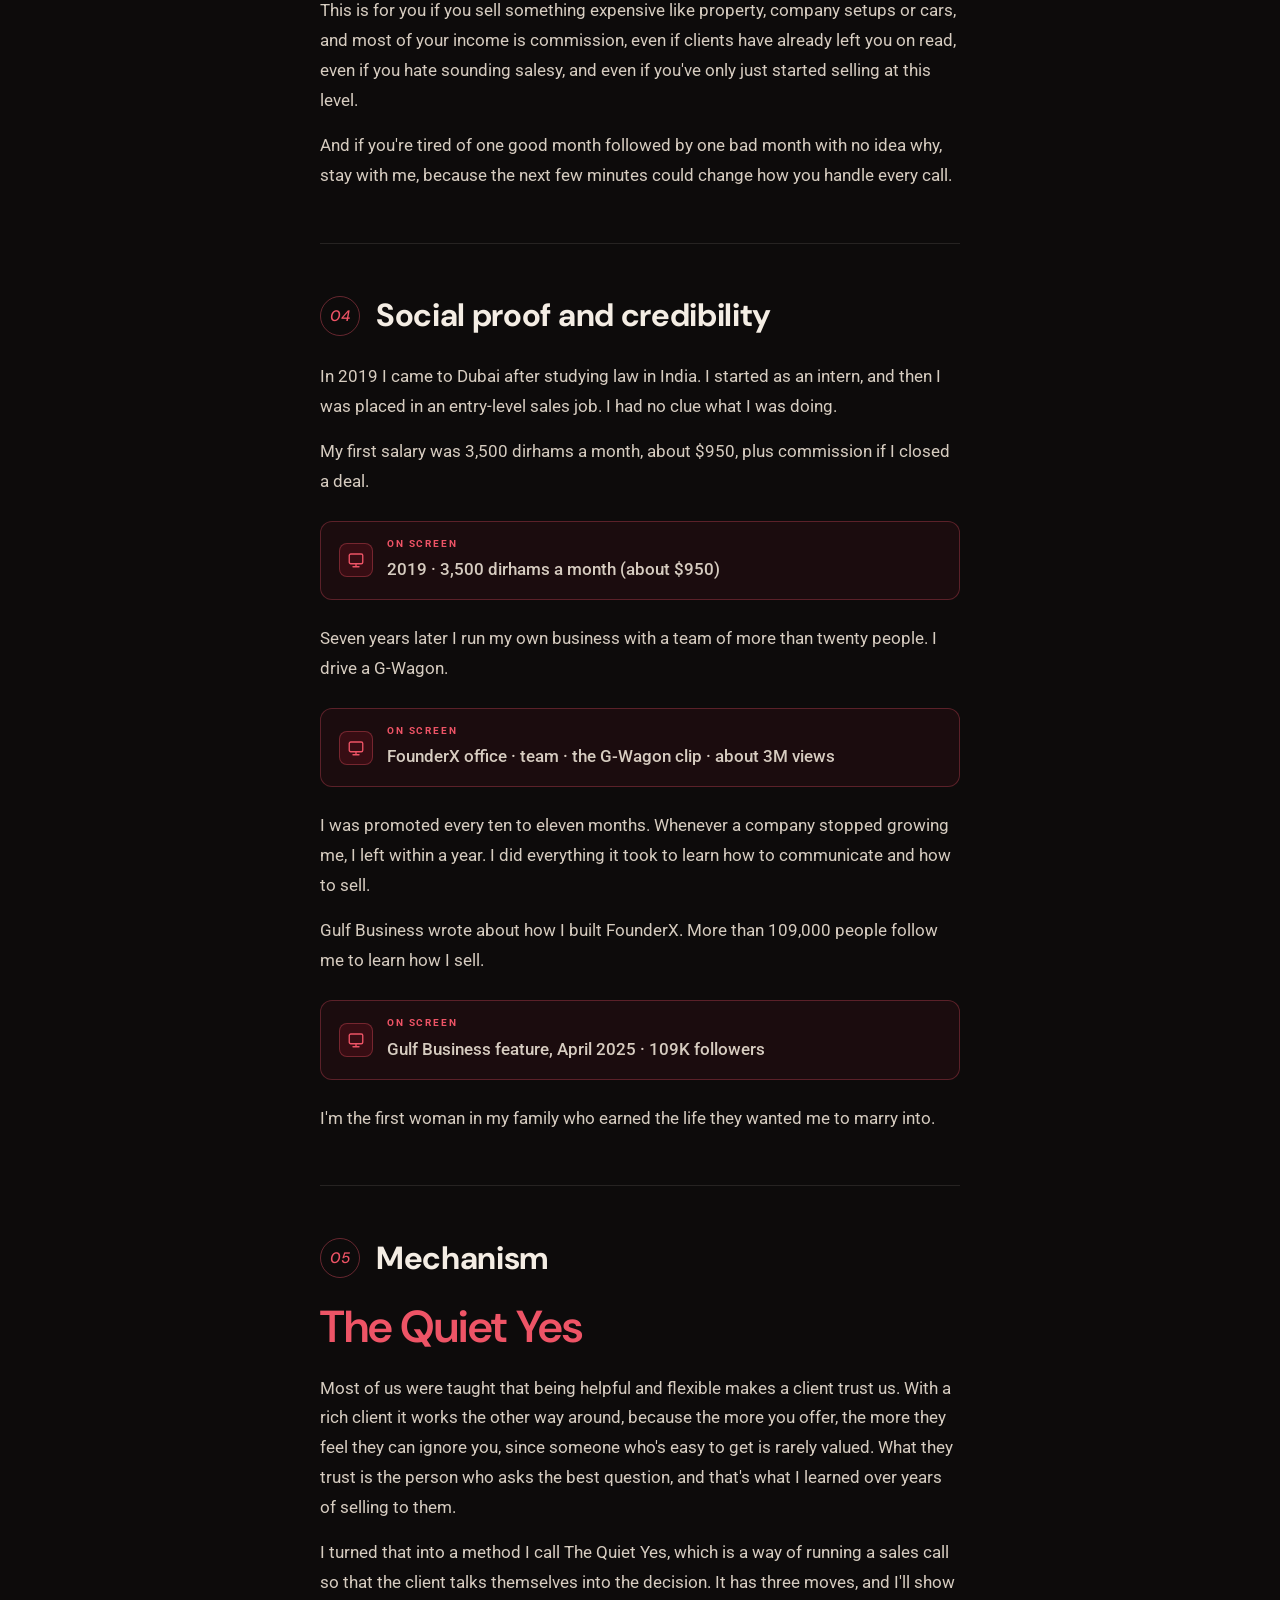
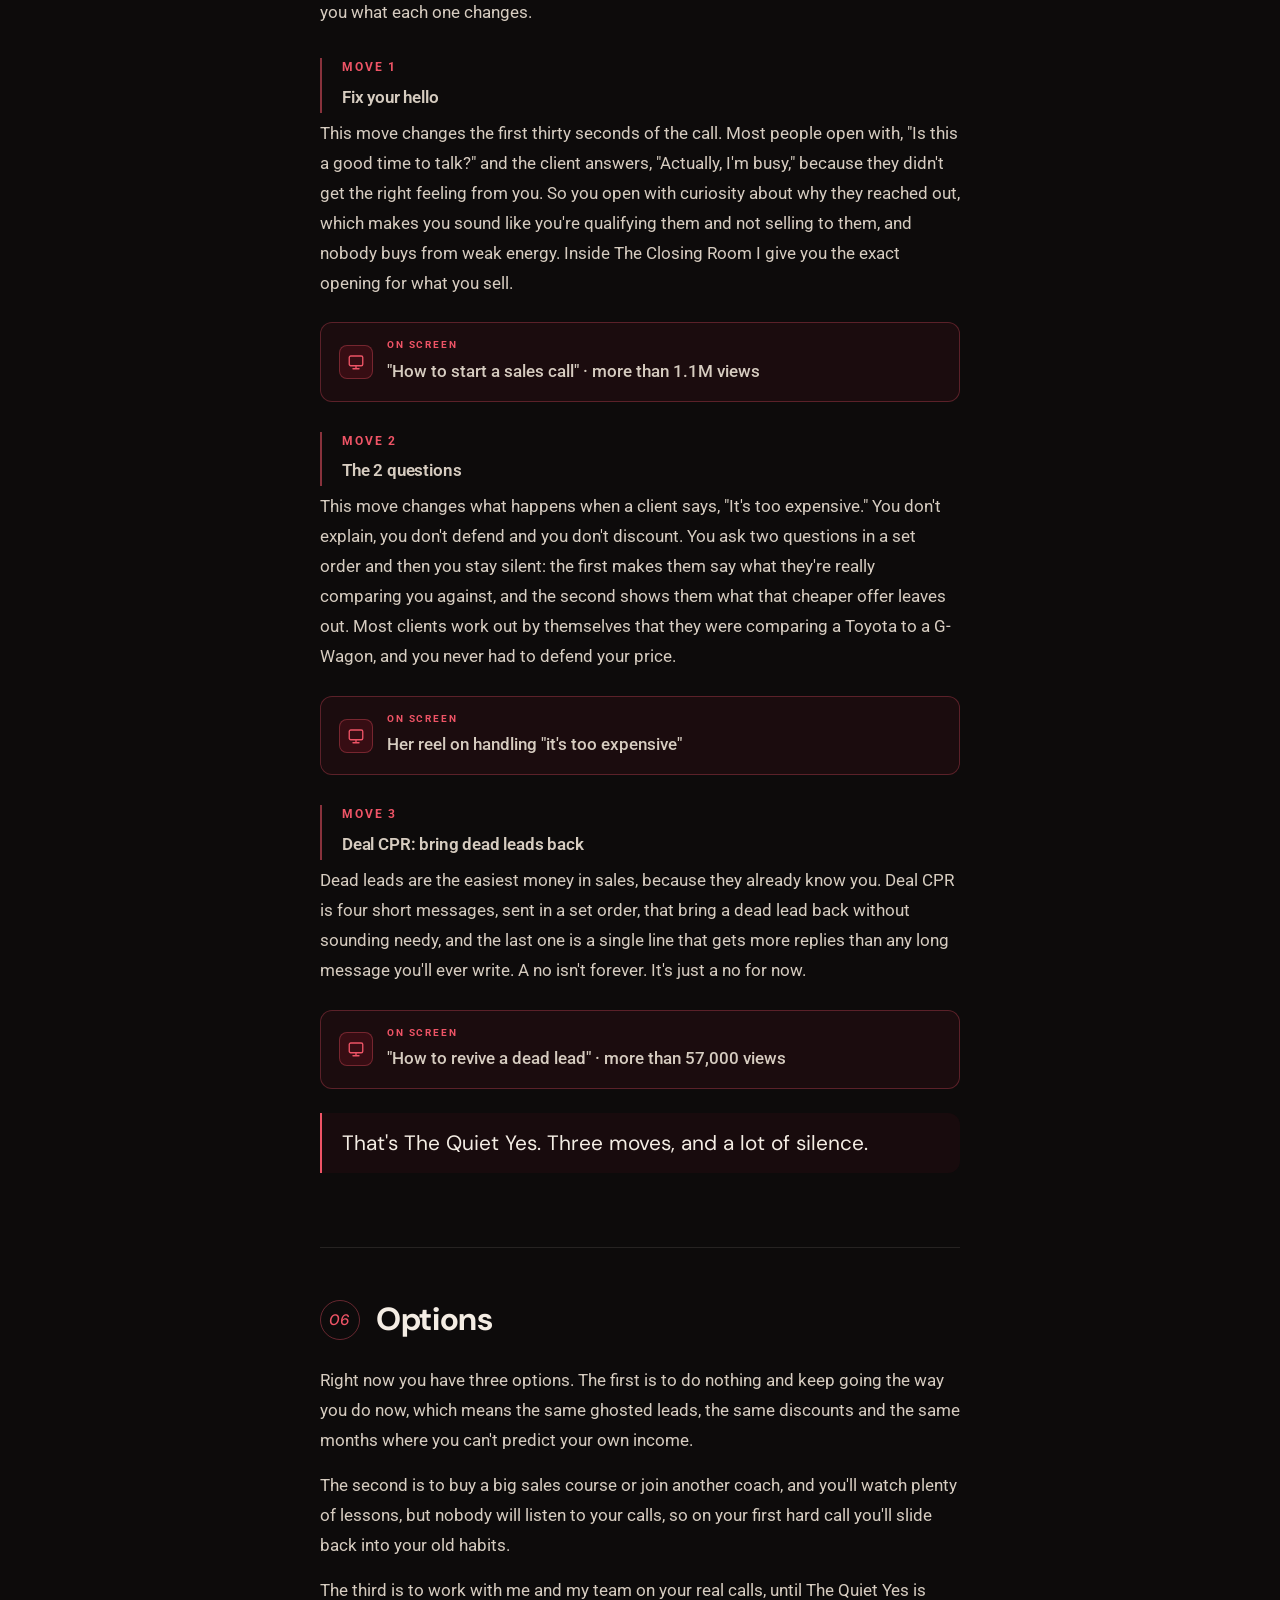
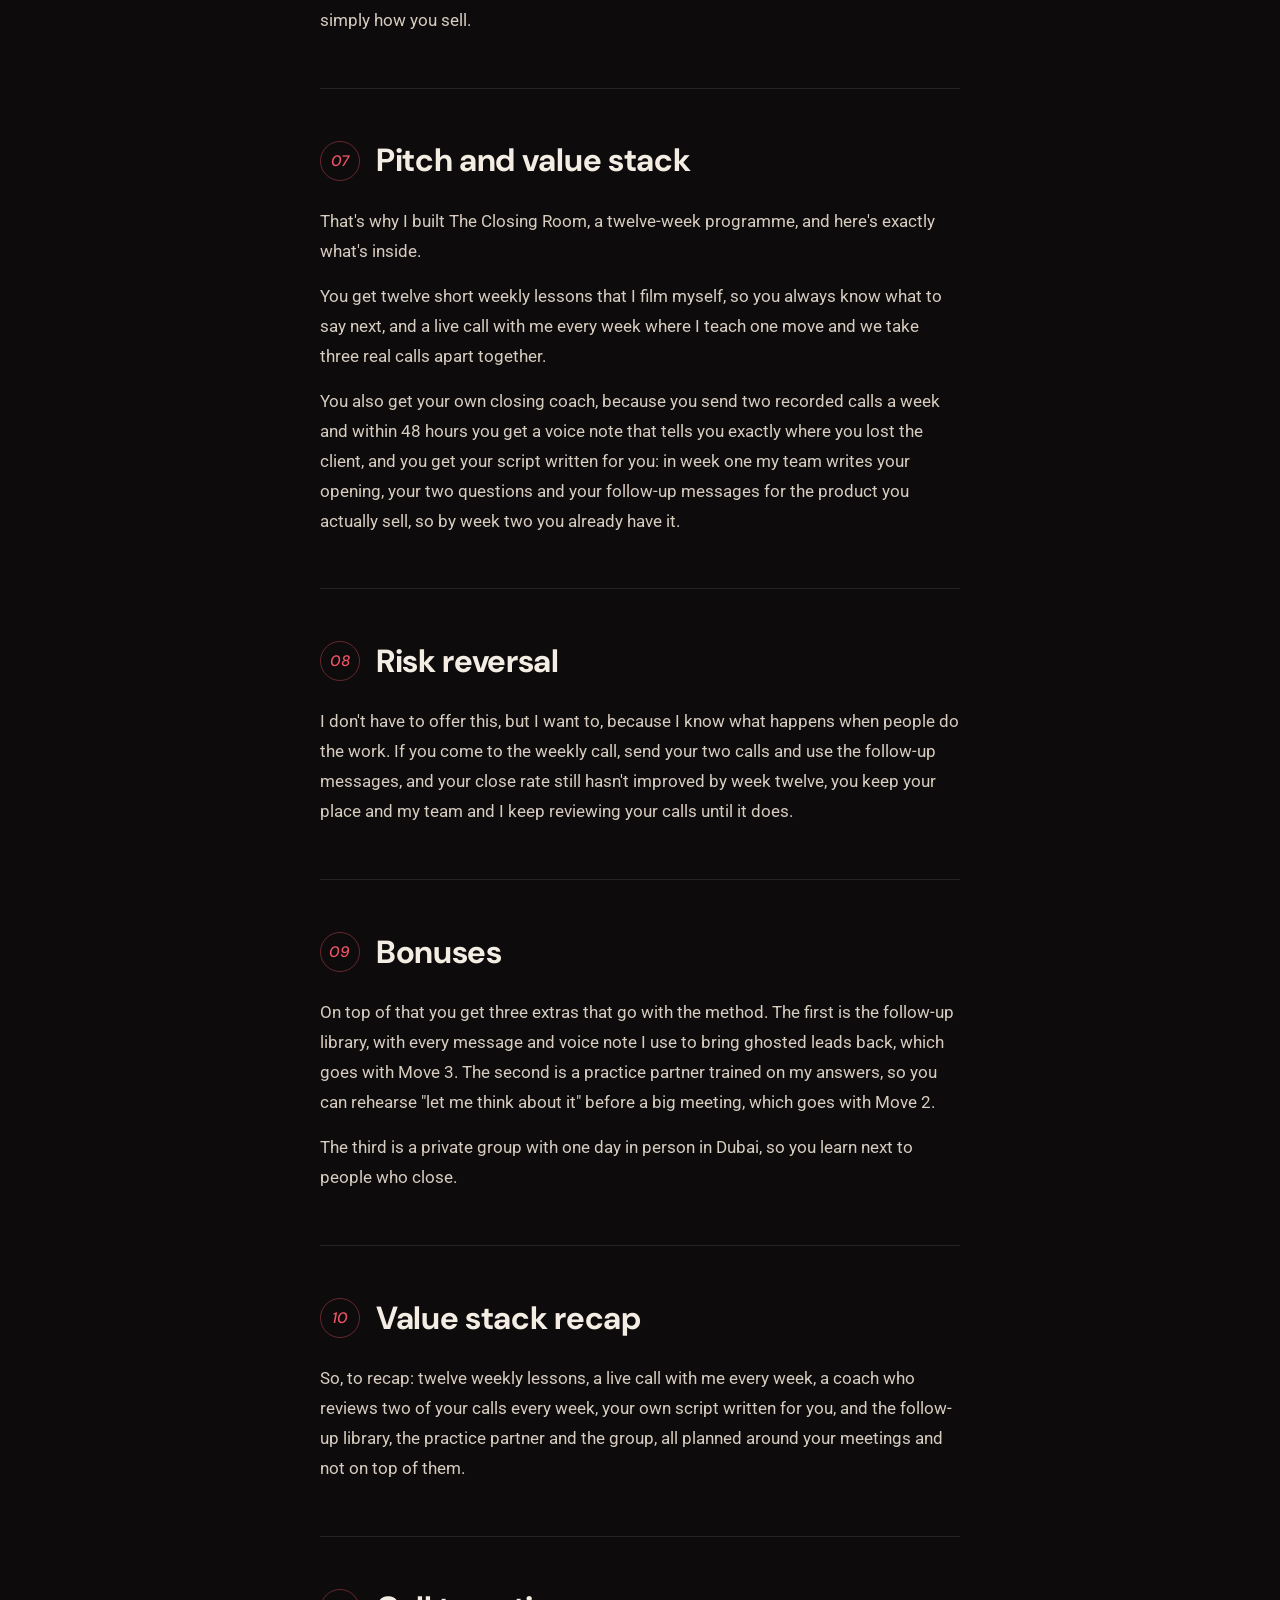
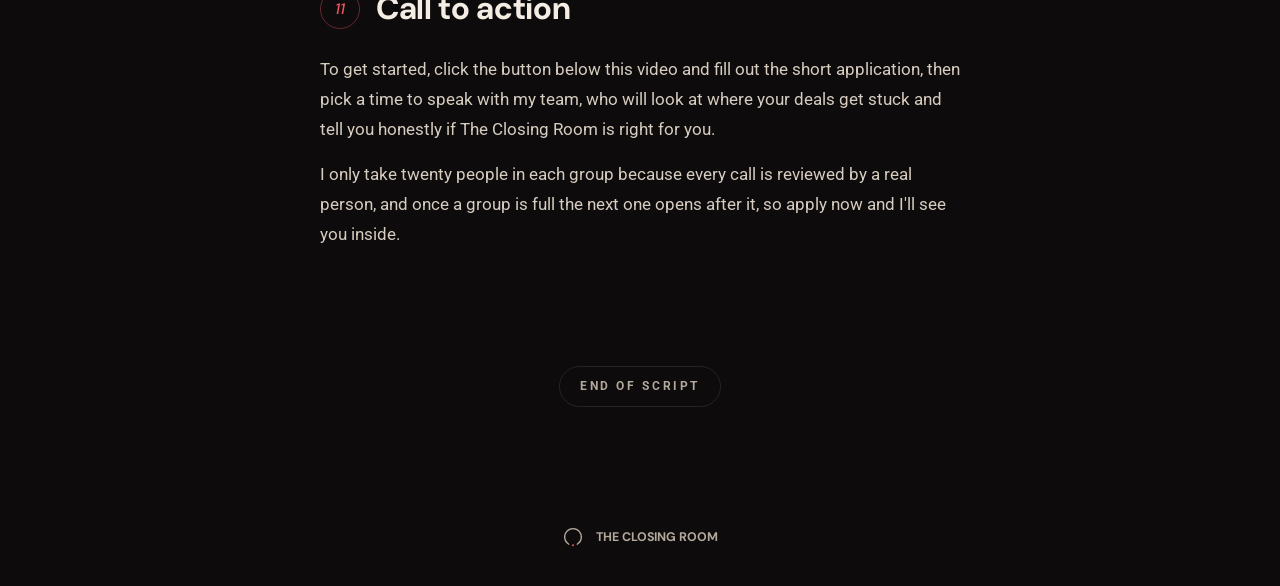
<file: vsl-script/index.html>
<!doctype html>
<html lang="en">
<head>
  <meta charset="utf-8" />
  <meta name="viewport" content="width=device-width, initial-scale=1" />
  <title>VSL Script · The Closing Room</title>
  <meta name="robots" content="noindex" />
  <script>document.documentElement.className += " js";</script>
  <link rel="icon" href="../assets/img/favicon.png" type="image/png" />
  <link rel="apple-touch-icon" href="../assets/img/apple-touch-icon.png" />
  <link rel="stylesheet" href="../assets/vendor/lenis.css" />
  <link rel="stylesheet" href="../vsl/vsl.css" />
  <link rel="stylesheet" href="../assets/brand.css" />
<link rel="stylesheet" href="../assets/fonts-lp.css?v=3" />
  <link rel="stylesheet" href="vsl-script.css" />
</head>
<body>
  <header class="brandbar">
    <div class="brand">
      <svg class="seal seal--animate" viewBox="0 0 100 100" role="img" aria-label="The Closing Room"><path class="seal__arc" d="M31 82.9 A38 38 0 1 1 69 82.9" /><circle class="seal__dot" cx="50" cy="88" r="4.6" /></svg>
      <span class="brand__word">The Closing Room</span>
    </div>
  </header>

  <main class="page">
    <section class="script">
      <div class="script__glow" aria-hidden="true"></div>
      <div class="container">

        <header class="script__intro">
          <p class="script__eyebrow reveal">The funnel · VSL script</p>
          <h1 class="script__title reveal" style="--i:1">The VSL script</h1>
          <p class="script__meta reveal" style="--i:2"><b>~12 min</b> <span class="dot" aria-hidden="true"></span> recorded by Mansi <span class="dot" aria-hidden="true"></span> <b>11 boxes</b></p>
        </header>

        <section class="sec reveal">
          <div class="sec__head"><span class="sec__num">01</span><h2 class="sec__title">Pain</h2></div>
          <div class="sec__body"><p>Picture the last time a rich client chose another agent over you. On the call, you were polite, you answered every question, and you felt like you had a real connection with them, only to find out a week later that they had bought from someone else.</p><p>Or maybe it went the other way. They told you they were busy and asked you to send the details on WhatsApp, so you sent a beautiful PDF within the hour and then waited for a reply that never came, because they had already left you on read.</p><p>You worked so hard to get that person on the phone and you walked away with nothing, and the worst part is that you still don't know what you did wrong.</p><p>Here's the harsh reality, and I'm saying it with love: it was never your price and it was never your market. It was being nice, because the nicest things you do on a call, like saying yes to the PDF and offering a discount before they even ask, are exactly what makes a rich client lose respect for you and disappear.</p><p>I know you have probably tried the usual fixes, more follow-ups, a nicer PDF, a lower price, and none of them worked, because they all make the same mistake of trying harder to be nice. What you want is simple: to sit across from a rich client and hear them say yes at your full price.</p><p>In the next ten minutes I'm going to show you what really goes wrong on those calls, and the method I use so rich clients choose me over the other nine agents without me ever lowering my price.</p></div>
        </section>

        <section class="sec reveal">
          <div class="sec__head"><span class="sec__num">02</span><h2 class="sec__title">Transformation / claim</h2></div>
          <div class="sec__body"><p>My name is Mansi, and I teach salespeople how to close rich clients without getting ghosted and without chasing them, using a method I call <b>The Quiet Yes</b>.</p><p>Once you learn it, in about twelve weeks you'll run every call the same way, and you'll know exactly why each deal closed or why it didn't.</p></div>
        </section>

        <section class="sec reveal">
          <div class="sec__head"><span class="sec__num">03</span><h2 class="sec__title">Who this is for</h2></div>
          <div class="sec__body"><p>This is for you if you sell something expensive like property, company setups or cars, and most of your income is commission, even if clients have already left you on read, even if you hate sounding salesy, and even if you've only just started selling at this level.</p><p>And if you're tired of one good month followed by one bad month with no idea why, stay with me, because the next few minutes could change how you handle every call.</p></div>
        </section>

        <section class="sec reveal">
          <div class="sec__head"><span class="sec__num">04</span><h2 class="sec__title">Social proof and credibility</h2></div>
          <div class="sec__body"><p>In 2019 I came to Dubai after studying law in India. I started as an intern, and then I was placed in an entry-level sales job. I had no clue what I was doing.</p><p>My first salary was 3,500 dirhams a month, about $950, plus commission if I closed a deal.</p><div class="cue"><span class="cue__icon"><svg viewBox="0 0 24 24"><rect x="3" y="4" width="18" height="13" rx="2"/><path d="M8 21h8M12 17v4"/></svg></span><div><span class="cue__label">On screen</span><p class="cue__text">2019 · 3,500 dirhams a month (about $950)</p></div></div><p>Seven years later I run my own business with a team of more than twenty people. I drive a G-Wagon.</p><div class="cue"><span class="cue__icon"><svg viewBox="0 0 24 24"><rect x="3" y="4" width="18" height="13" rx="2"/><path d="M8 21h8M12 17v4"/></svg></span><div><span class="cue__label">On screen</span><p class="cue__text">FounderX office · team · the G-Wagon clip · about 3M views</p></div></div><p>I was promoted every ten to eleven months. Whenever a company stopped growing me, I left within a year. I did everything it took to learn how to communicate and how to sell.</p><p>Gulf Business wrote about how I built FounderX. More than 109,000 people follow me to learn how I sell.</p><div class="cue"><span class="cue__icon"><svg viewBox="0 0 24 24"><rect x="3" y="4" width="18" height="13" rx="2"/><path d="M8 21h8M12 17v4"/></svg></span><div><span class="cue__label">On screen</span><p class="cue__text">Gulf Business feature, April 2025 · 109K followers</p></div></div><p>I'm the first woman in my family who earned the life they wanted me to marry into.</p></div>
        </section>

        <section class="sec reveal">
          <div class="sec__head"><span class="sec__num">05</span><h2 class="sec__title">Mechanism</h2></div>
          <div class="sec__body"><p><span class="standout">The Quiet Yes</span></p><p>Most of us were taught that being helpful and flexible makes a client trust us. With a rich client it works the other way around, because the more you offer, the more they feel they can ignore you, since someone who's easy to get is rarely valued. What they trust is the person who asks the best question, and that's what I learned over years of selling to them.</p><p>I turned that into a method I call The Quiet Yes, which is a way of running a sales call so that the client talks themselves into the decision. It has three moves, and I'll show you what each one changes.</p><div class="layer"><span class="layer__k">Move 1</span><p class="layer__t">Fix your hello</p></div><p>This move changes the first thirty seconds of the call. Most people open with, "Is this a good time to talk?" and the client answers, "Actually, I'm busy," because they didn't get the right feeling from you. So you open with curiosity about why they reached out, which makes you sound like you're qualifying them and not selling to them, and nobody buys from weak energy. Inside The Closing Room I give you the exact opening for what you sell.</p><div class="cue"><span class="cue__icon"><svg viewBox="0 0 24 24"><rect x="3" y="4" width="18" height="13" rx="2"/><path d="M8 21h8M12 17v4"/></svg></span><div><span class="cue__label">On screen</span><p class="cue__text">"How to start a sales call" · more than 1.1M views</p></div></div><div class="layer"><span class="layer__k">Move 2</span><p class="layer__t">The 2 questions</p></div><p>This move changes what happens when a client says, "It's too expensive." You don't explain, you don't defend and you don't discount. You ask two questions in a set order and then you stay silent: the first makes them say what they're really comparing you against, and the second shows them what that cheaper offer leaves out. Most clients work out by themselves that they were comparing a Toyota to a G-Wagon, and you never had to defend your price.</p><div class="cue"><span class="cue__icon"><svg viewBox="0 0 24 24"><rect x="3" y="4" width="18" height="13" rx="2"/><path d="M8 21h8M12 17v4"/></svg></span><div><span class="cue__label">On screen</span><p class="cue__text">Her reel on handling "it's too expensive"</p></div></div><div class="layer"><span class="layer__k">Move 3</span><p class="layer__t">Deal CPR: bring dead leads back</p></div><p>Dead leads are the easiest money in sales, because they already know you. Deal CPR is four short messages, sent in a set order, that bring a dead lead back without sounding needy, and the last one is a single line that gets more replies than any long message you'll ever write. A no isn't forever. It's just a no for now.</p><div class="cue"><span class="cue__icon"><svg viewBox="0 0 24 24"><rect x="3" y="4" width="18" height="13" rx="2"/><path d="M8 21h8M12 17v4"/></svg></span><div><span class="cue__label">On screen</span><p class="cue__text">"How to revive a dead lead" · more than 57,000 views</p></div></div><p class="rule">That's The Quiet Yes. Three moves, and a lot of silence.</p></div>
        </section>

        <section class="sec reveal">
          <div class="sec__head"><span class="sec__num">06</span><h2 class="sec__title">Options</h2></div>
          <div class="sec__body"><p>Right now you have three options. The first is to do nothing and keep going the way you do now, which means the same ghosted leads, the same discounts and the same months where you can't predict your own income.</p><p>The second is to buy a big sales course or join another coach, and you'll watch plenty of lessons, but nobody will listen to your calls, so on your first hard call you'll slide back into your old habits.</p><p>The third is to work with me and my team on your real calls, until The Quiet Yes is simply how you sell.</p></div>
        </section>

        <section class="sec reveal">
          <div class="sec__head"><span class="sec__num">07</span><h2 class="sec__title">Pitch and value stack</h2></div>
          <div class="sec__body"><p>That's why I built The Closing Room, a twelve-week programme, and here's exactly what's inside.</p><p>You get twelve short weekly lessons that I film myself, so you always know what to say next, and a live call with me every week where I teach one move and we take three real calls apart together.</p><p>You also get your own closing coach, because you send two recorded calls a week and within 48 hours you get a voice note that tells you exactly where you lost the client, and you get your script written for you: in week one my team writes your opening, your two questions and your follow-up messages for the product you actually sell, so by week two you already have it.</p></div>
        </section>

        <section class="sec reveal">
          <div class="sec__head"><span class="sec__num">08</span><h2 class="sec__title">Risk reversal</h2></div>
          <div class="sec__body"><p>I don't have to offer this, but I want to, because I know what happens when people do the work. If you come to the weekly call, send your two calls and use the follow-up messages, and your close rate still hasn't improved by week twelve, you keep your place and my team and I keep reviewing your calls until it does.</p></div>
        </section>

        <section class="sec reveal">
          <div class="sec__head"><span class="sec__num">09</span><h2 class="sec__title">Bonuses</h2></div>
          <div class="sec__body"><p>On top of that you get three extras that go with the method. The first is the follow-up library, with every message and voice note I use to bring ghosted leads back, which goes with Move 3. The second is a practice partner trained on my answers, so you can rehearse "let me think about it" before a big meeting, which goes with Move 2.</p><p>The third is a private group with one day in person in Dubai, so you learn next to people who close.</p></div>
        </section>

        <section class="sec reveal">
          <div class="sec__head"><span class="sec__num">10</span><h2 class="sec__title">Value stack recap</h2></div>
          <div class="sec__body"><p>So, to recap: twelve weekly lessons, a live call with me every week, a coach who reviews two of your calls every week, your own script written for you, and the follow-up library, the practice partner and the group, all planned around your meetings and not on top of them.</p></div>
        </section>

        <section class="sec reveal">
          <div class="sec__head"><span class="sec__num">11</span><h2 class="sec__title">Call to action</h2></div>
          <div class="sec__body"><p>To get started, click the button below this video and fill out the short application, then pick a time to speak with my team, who will look at where your deals get stuck and tell you honestly if The Closing Room is right for you.</p><p>I only take twenty people in each group because every call is reviewed by a real person, and once a group is full the next one opens after it, so apply now and I'll see you inside.</p></div>
        </section>

        <div class="script__end reveal"><span>End of script</span></div>
      </div>
    </section>
  </main>

  <footer class="brandfoot">
    <div class="brand">
      <svg class="seal" viewBox="0 0 100 100" aria-hidden="true"><path class="seal__arc" d="M31 82.9 A38 38 0 1 1 69 82.9" /><circle class="seal__dot" cx="50" cy="88" r="4.6" /></svg>
      <span class="brand__word">The Closing Room</span>
    </div>
  </footer>

  <script src="../assets/vendor/lenis.min.js"></script>
  <script src="../vsl/vsl.js"></script>
</body>
</html>
</file>
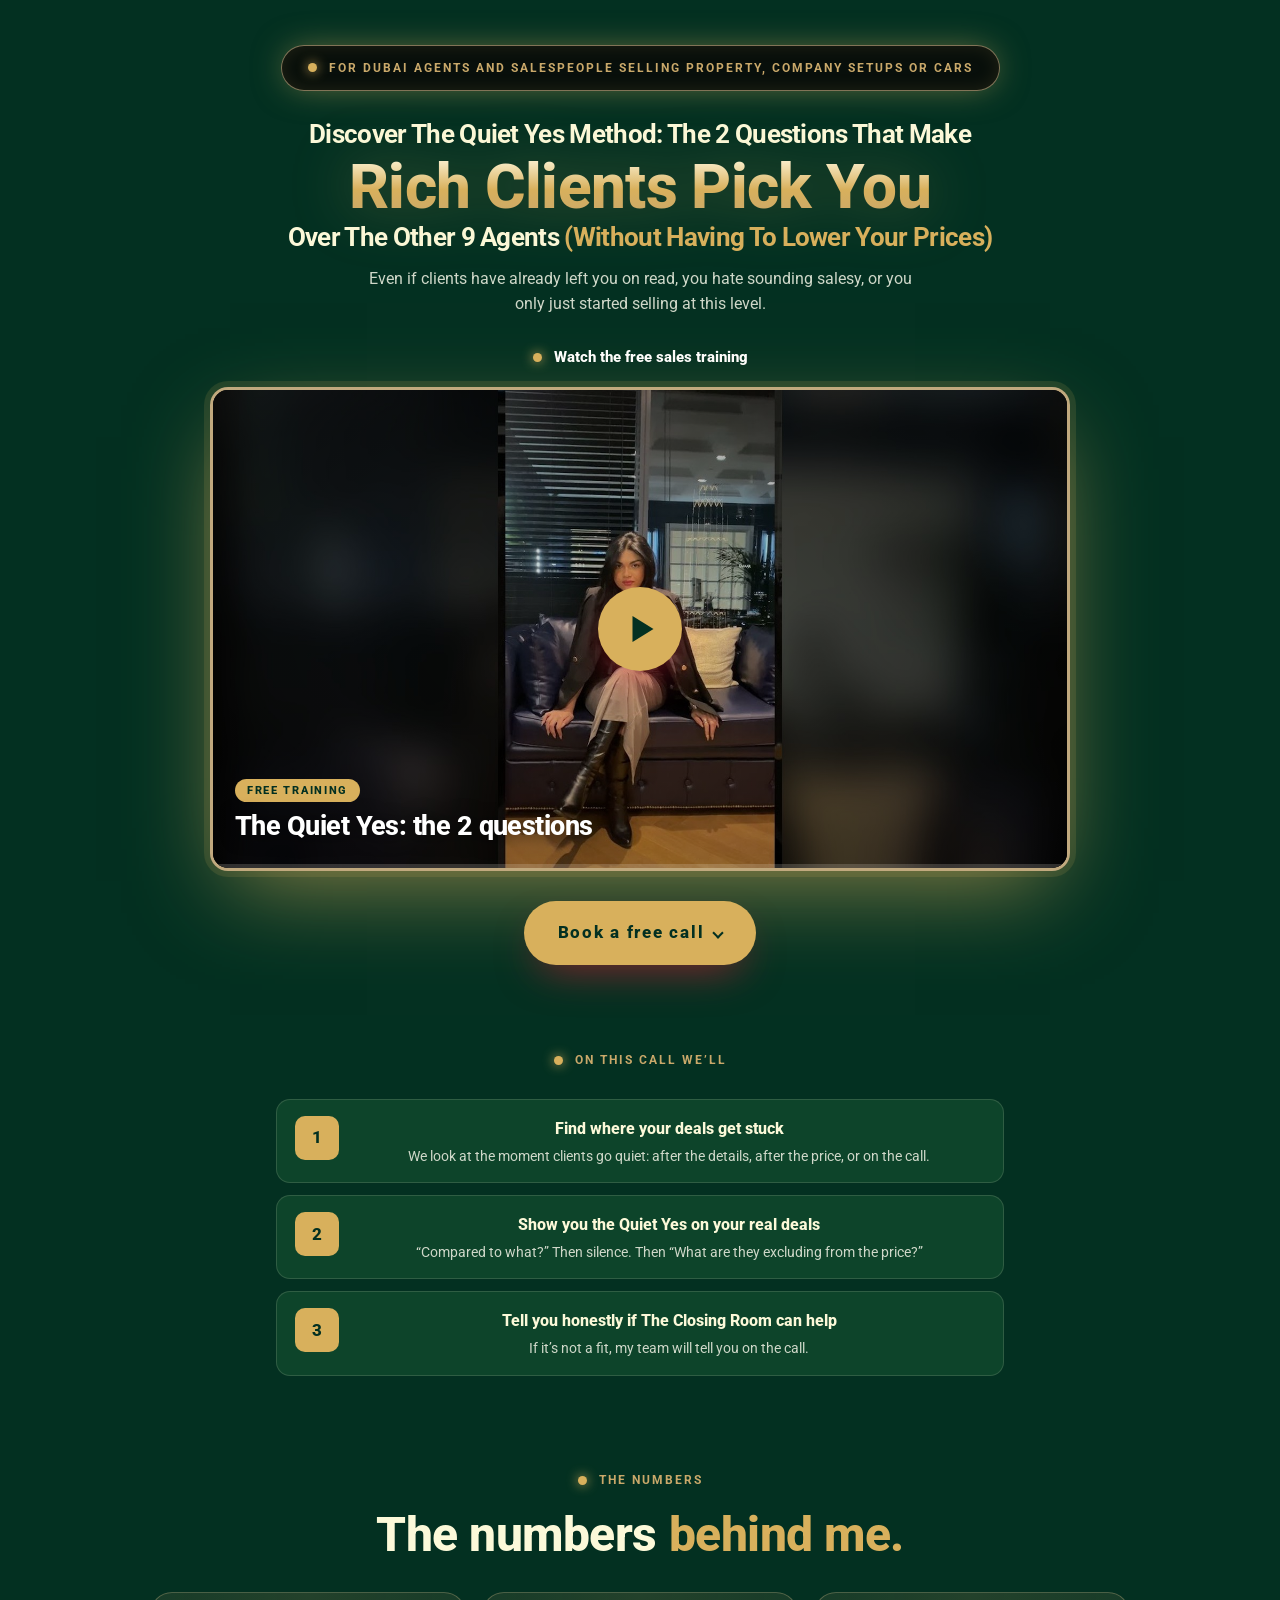
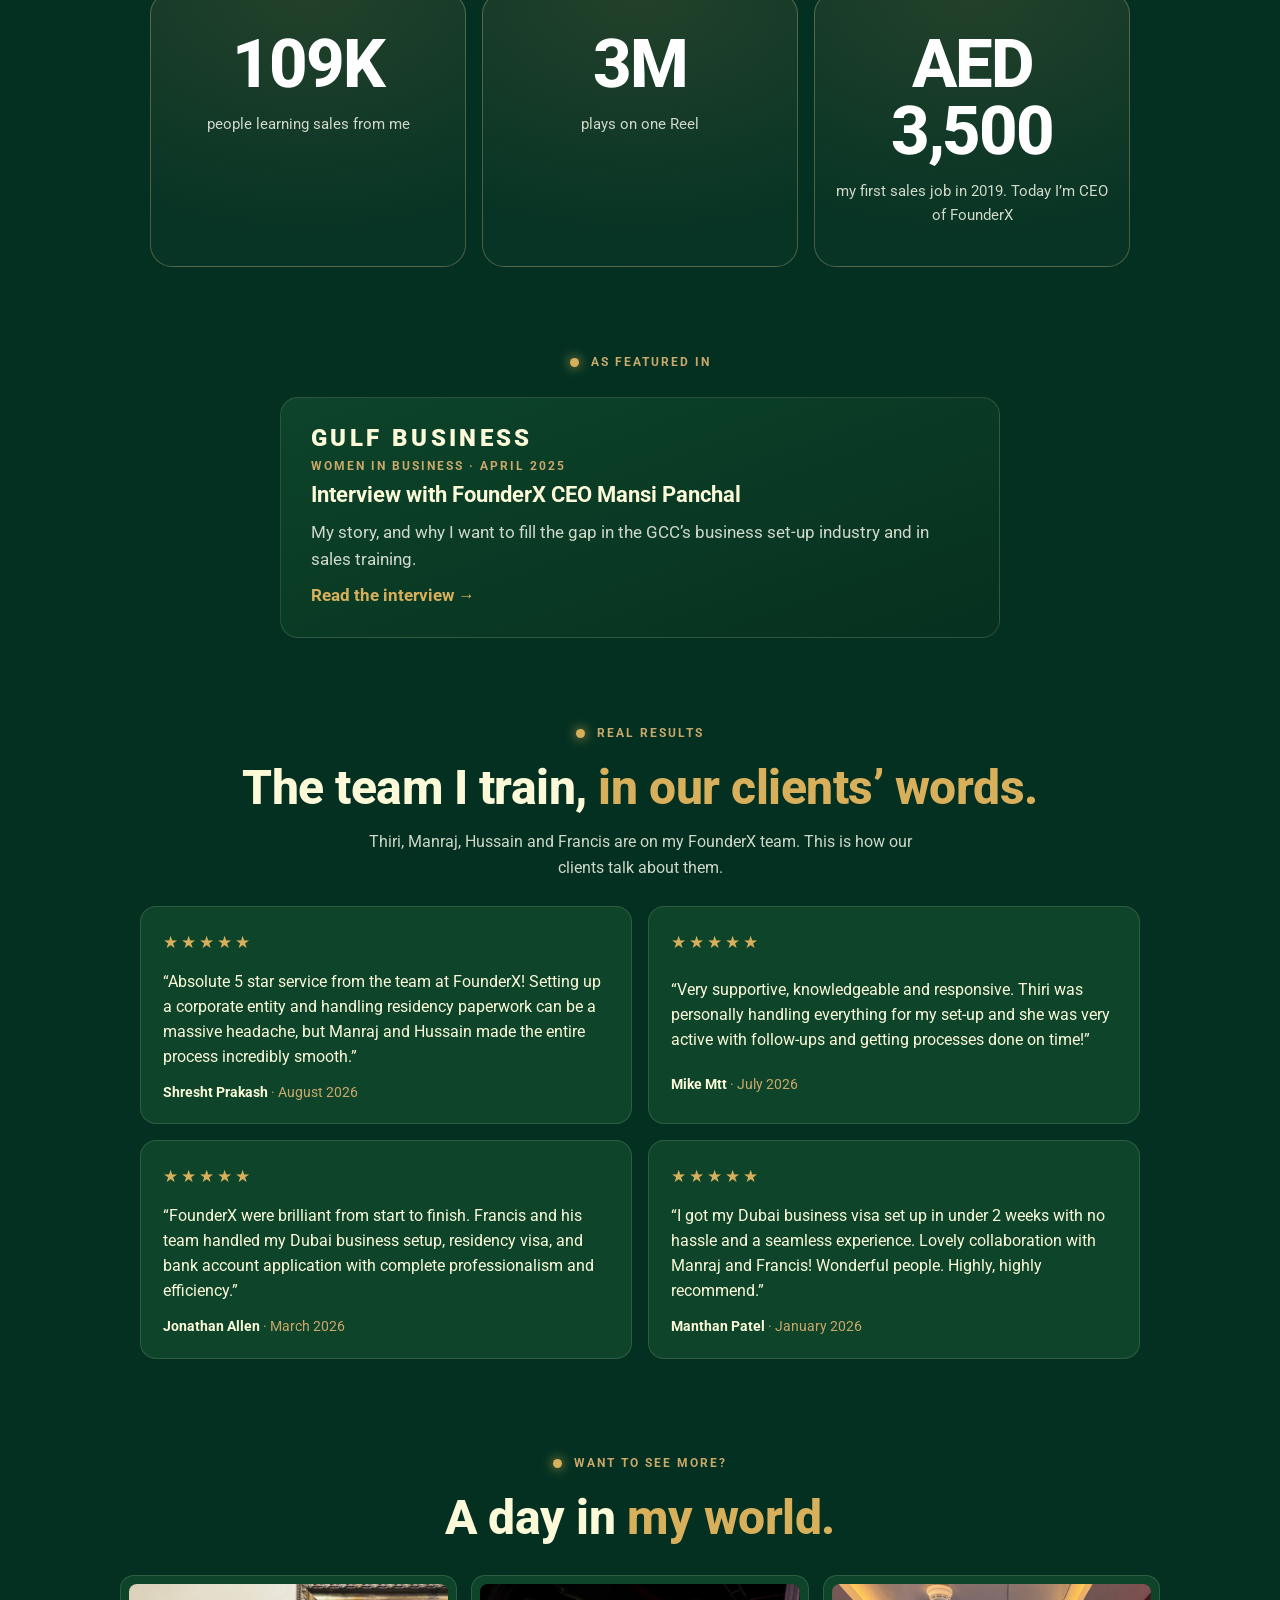
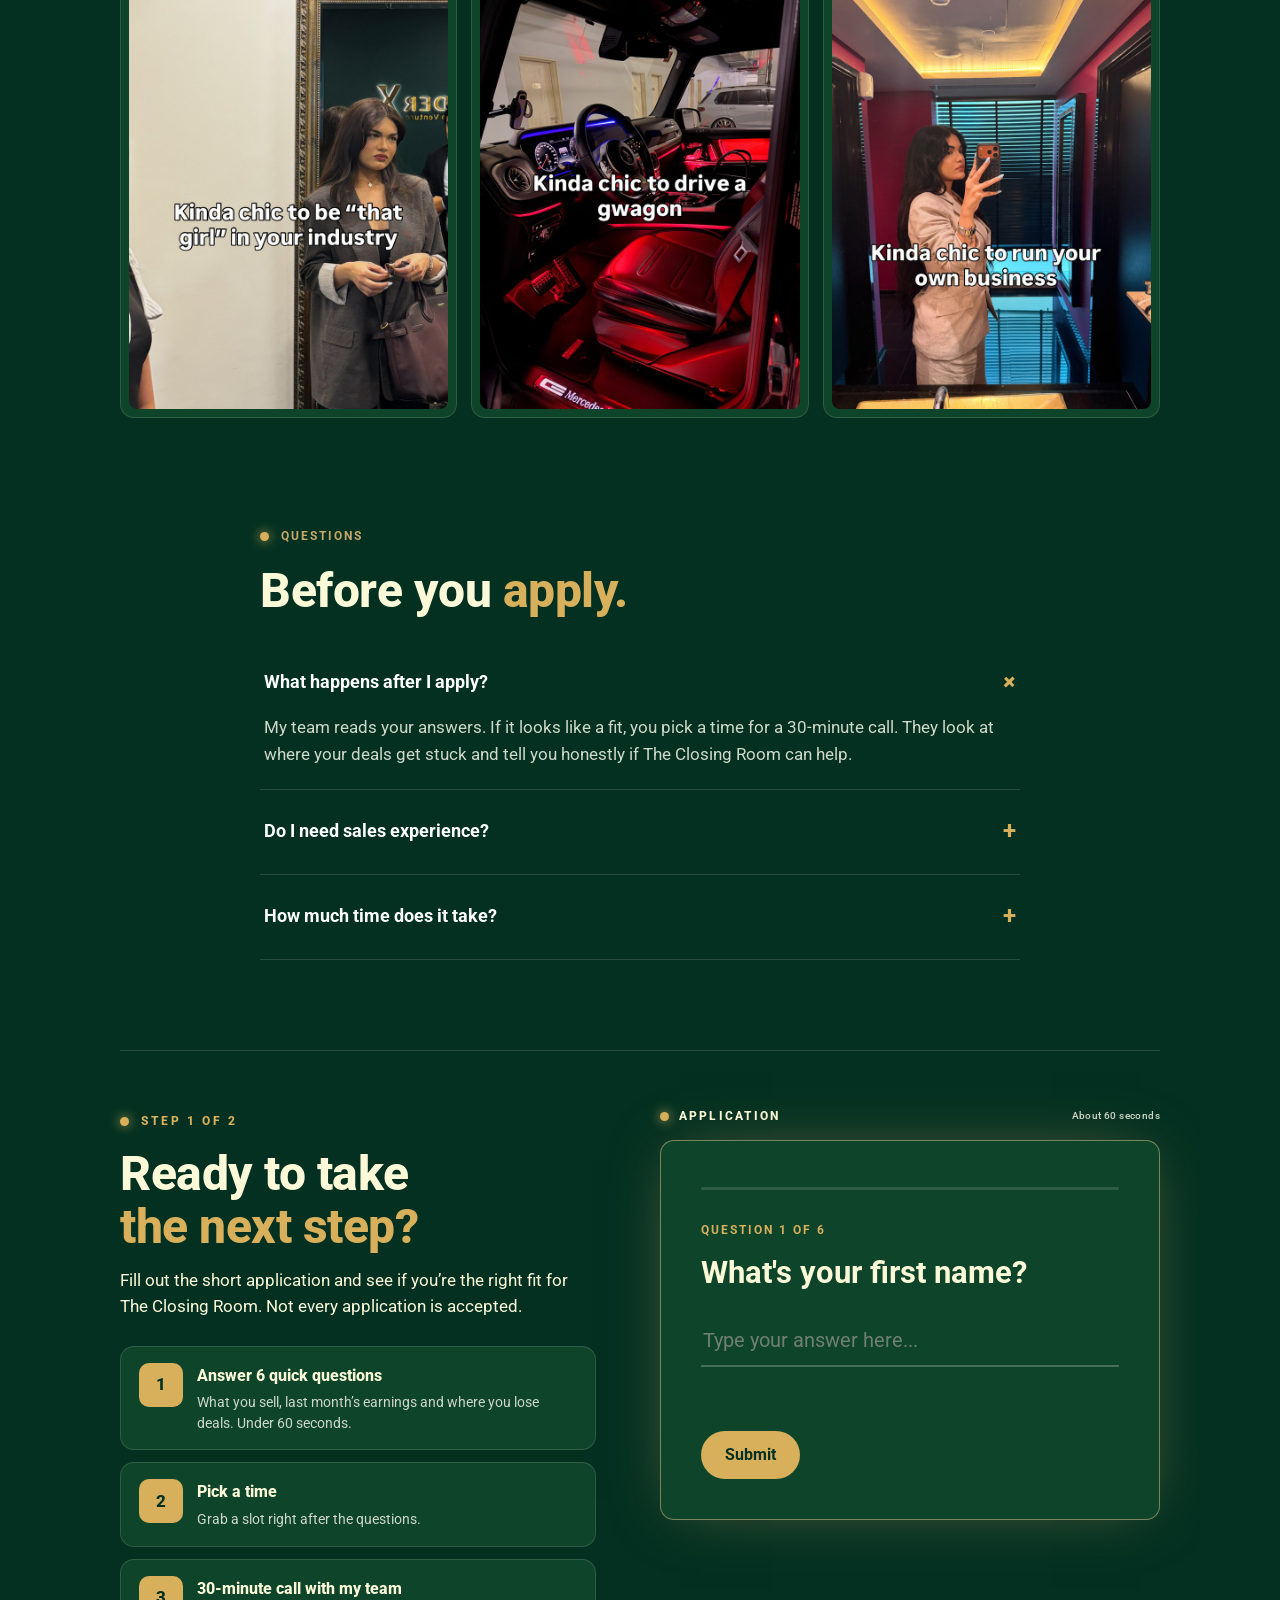
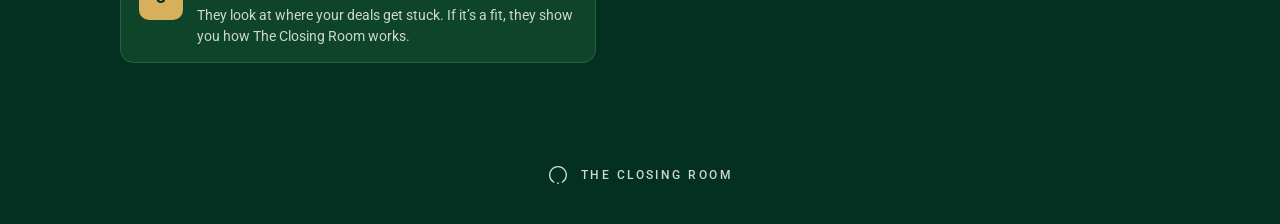
<file: vsl/index.html>
<!doctype html>
<html lang="en">
<head>
  <meta charset="utf-8" />
  <meta name="viewport" content="width=device-width, initial-scale=1" />
  <title>Free Sales Training · Mansi Panchal</title>
  <meta name="robots" content="noindex" />
  <script>document.documentElement.className += " js";</script>
  <link rel="icon" href="../assets/img/favicon.png" type="image/png" />
  <link rel="apple-touch-icon" href="../assets/img/apple-touch-icon.png" />
  <link rel="stylesheet" href="vsl.css" />
  <link rel="stylesheet" href="../assets/brand.css" />
  <link rel="stylesheet" href="st6.css" />
  <link rel="stylesheet" href="lt.css" />
<script data-topfix>try{if("scrollRestoration" in history)history.scrollRestoration="manual"}catch(e){}addEventListener("load",function(){if(!location.hash){scrollTo(0,0);setTimeout(function(){scrollTo(0,0)},50)}});</script>
<style>.lt-oncall{max-width:760px;margin:clamp(56px,9vh,96px) auto 0;padding:0 max(16px,env(safe-area-inset-left,0px))}.lt-oncall .lt-steps h3{color:var(--ink)}</style>
<link rel="stylesheet" href="https://fonts.googleapis.com/css2?family=Roboto:wght@400;500;700;900&display=swap">
<style>
/* Mansi's own brand, read off founderx.ae: deep green, cream, gold; Roboto; gold letter-spaced eyebrows */
:root{--bg:#033021;--surface:#0d442a;--ink:#fcf9d9;--muted:#cfd8c9;--hair:rgba(252,249,217,.14);--hair-soft:rgba(252,249,217,.07);--accent:#d8b05c;--accent-text:#d8b05c;--accent-ink:#033021;--accent-soft:rgba(216,176,92,.16);--sans:"Roboto",Arial,sans-serif;--display:"Roboto",Arial,sans-serif}
body{background:#033021;color:#fcf9d9;font-family:"Roboto",Arial,sans-serif}
.lt-h1,.lt-h2{color:#fcf9d9}
.lt-kicker,.lt-pill{font-family:"Roboto",Arial,sans-serif;font-weight:700;letter-spacing:2px;color:#c9a86a}
.lt-steps h3{color:#fcf9d9}
.lt-press,.lt-reviews{max-width:1000px;margin:clamp(56px,9vh,96px) auto 0}
.press{display:grid;gap:10px;max-width:720px;margin:22px auto 0;padding:28px 30px;border:1px solid var(--hair);border-radius:18px;background:linear-gradient(160deg,#0d442a,#06301f);text-decoration:none;color:#fcf9d9;text-align:left}
.press__logo{font:900 1.5rem/1 "Roboto",Arial,sans-serif;letter-spacing:.14em;color:#fcf9d9}
.press__meta{font:700 .78rem/1 "Roboto",Arial,sans-serif;letter-spacing:2px;text-transform:uppercase;color:#c9a86a}
.press__title{font:700 1.35rem/1.25 "Roboto",Arial,sans-serif}
.press__text{color:#cfd8c9;line-height:1.55}
.press__link{color:#d8b05c;font-weight:700}
.rv__grid{display:grid;grid-template-columns:repeat(2,minmax(0,1fr));gap:16px;margin-top:26px;text-align:left}
.rv{margin:0;padding:22px 22px 20px;border-radius:16px;background:#0d442a;border:1px solid var(--hair);display:grid;gap:12px}
.rv__stars{color:#d8b05c;letter-spacing:3px}
.rv blockquote{margin:0;color:#fcf9d9;line-height:1.6;font-size:.98rem}
.rv figcaption{color:#c9a86a;font-size:.88rem}.rv figcaption b{color:#fcf9d9}
@media (max-width:700px){.rv__grid{grid-template-columns:1fr}}
.lt-h1{letter-spacing:-.02em}.lt-h2{letter-spacing:-.01em}.lt-sub{max-width:62ch;margin:14px auto 0}@media (min-width:1000px){.lt-cases__row{justify-content:center}}</style>
</head>
<body>
  <!-- ONE page: eyebrow, headline, VSL, CTA, on this call, numbers, results, more wins, FAQ, application. -->
  <main class="page lt">
    <div class="lt-hero">
      <p class="lt-pill"><i></i>For Dubai agents and salespeople selling property, company setups or cars</p>
      <h1 class="lt-h1">
        <span class="lt-h1__a">Discover The Quiet Yes Method: The 2 Questions That Make</span>
        <span class="lt-h1__b">Rich Clients Pick You</span>
        <span class="lt-h1__c">Over The Other 9 Agents <em>(Without Having To Lower Your Prices)</em></span>
      </h1>
      <p class="lt-sub">Even if clients have already left you on read, you hate sounding salesy, or you only just started selling at this level.</p>
      <p class="lt-watch"><i></i><b>Watch the free sales training</b></p>

      <!-- {SWAP: training video} -->
      <div class="lt-video">
        <button class="video__frame" type="button" data-optin aria-label="Watch the free training">
          <img src="../assets/img/vsl-thumb.jpg" alt="Mansi Panchal" />
          <span class="video__scrim" aria-hidden="true"></span>
          <span class="play" aria-hidden="true"></span>
          <span class="lt-video__cap" aria-hidden="true"><b>Free training</b><strong>The Quiet Yes: the 2 questions</strong></span>
          <span class="video__bar" aria-hidden="true"><span></span></span>
        </button>
      </div>

      <div class="lt-cta">
        <a class="btn-apply" href="#apply-inline">Book a free call <span class="arr" aria-hidden="true" style="transform:rotate(45deg)"></span></a>
      </div>

      

      
    </div>

    <section class="lt-oncall">
      <p class="lt-kicker"><i></i>On this call we&rsquo;ll</p>
      <ol class="lt-steps">
        <li><b>1</b><div><h3>Find where your deals get stuck</h3><p>We look at the moment clients go quiet: after the details, after the price, or on the call.</p></div></li>
        <li><b>2</b><div><h3>Show you the Quiet Yes on your real deals</h3><p>&ldquo;Compared to what?&rdquo; Then silence. Then &ldquo;What are they excluding from the price?&rdquo;</p></div></li>
        <li><b>3</b><div><h3>Tell you honestly if The Closing Room can help</h3><p>If it&rsquo;s not a fit, my team will tell you on the call.</p></div></li>
      </ol>
    </section>

    <section class="lt-numbers">
      <p class="lt-kicker"><i></i>The numbers</p>
      <h2 class="lt-h2">The numbers <em>behind me.</em></h2>
      <div class="lt-numbers__grid">
        <div><b>109K</b><span>people learning sales from me</span></div>
        <div><b>3M</b><span>plays on one Reel</span></div>
        <div><b>AED 3,500</b><span>my first sales job in 2019. Today I&rsquo;m CEO of FounderX</span></div>
      </div>
    </section>

    <section class="lt-press">
      <p class="lt-kicker"><i></i>As featured in</p>
      <a class="press" href="https://gulfbusiness.com/en/2025/women-in-business/interview-with-founderx-ceo-mansi-panchal/" target="_blank" rel="noopener">
        <span class="press__logo">GULF BUSINESS</span>
        <span class="press__meta">Women in Business &middot; April 2025</span>
        <span class="press__title">Interview with FounderX CEO Mansi Panchal</span>
        <span class="press__text">My story, and why I want to fill the gap in the GCC&rsquo;s business set-up industry and in sales training.</span>
        <span class="press__link">Read the interview &rarr;</span>
      </a>
    </section>

    <section class="lt-reviews">
      <p class="lt-kicker"><i></i>Real results</p>
      <h2 class="lt-h2">The team I train, <em>in our clients&rsquo; words.</em></h2>
      <p class="lt-sub">Thiri, Manraj, Hussain and Francis are on my FounderX team. This is how our clients talk about them.</p>
      <div class="rv__grid"><figure class="rv"><div class="rv__stars" aria-label="5 stars">&#9733;&#9733;&#9733;&#9733;&#9733;</div><blockquote>&ldquo;Absolute 5 star service from the team at FounderX! Setting up a corporate entity and handling residency paperwork can be a massive headache, but Manraj and Hussain made the entire process incredibly smooth.&rdquo;</blockquote><figcaption><b>Shresht Prakash</b> &middot; August 2026</figcaption></figure><figure class="rv"><div class="rv__stars" aria-label="5 stars">&#9733;&#9733;&#9733;&#9733;&#9733;</div><blockquote>&ldquo;Very supportive, knowledgeable and responsive. Thiri was personally handling everything for my set-up and she was very active with follow-ups and getting processes done on time!&rdquo;</blockquote><figcaption><b>Mike Mtt</b> &middot; July 2026</figcaption></figure><figure class="rv"><div class="rv__stars" aria-label="5 stars">&#9733;&#9733;&#9733;&#9733;&#9733;</div><blockquote>&ldquo;FounderX were brilliant from start to finish. Francis and his team handled my Dubai business setup, residency visa, and bank account application with complete professionalism and efficiency.&rdquo;</blockquote><figcaption><b>Jonathan Allen</b> &middot; March 2026</figcaption></figure><figure class="rv"><div class="rv__stars" aria-label="5 stars">&#9733;&#9733;&#9733;&#9733;&#9733;</div><blockquote>&ldquo;I got my Dubai business visa set up in under 2 weeks with no hassle and a seamless experience. Lovely collaboration with Manraj and Francis! Wonderful people. Highly, highly recommend.&rdquo;</blockquote><figcaption><b>Manthan Patel</b> &middot; January 2026</figcaption></figure></div>
    </section>

    <section class="lt-wins">
      <p class="lt-kicker"><i></i>Want to see more?</p>
      <h2 class="lt-h2">A day in <em>my world.</em></h2>
      <div class="lt-wins__grid"><figure class="lt-win"><img src="../assets/img/proof/p4.jpg" alt="Mansi Panchal" loading="lazy" /></figure><figure class="lt-win"><img src="../assets/img/proof/p1.jpg" alt="Mansi Panchal" loading="lazy" /></figure><figure class="lt-win"><img src="../assets/img/proof/p6.jpg" alt="Mansi Panchal" loading="lazy" /></figure></div>
    </section>

    <section class="st6__faq lt-faq">
      <p class="lt-kicker"><i></i>Questions</p>
      <h2 class="lt-h2">Before you <em>apply.</em></h2>
      <details open><summary>What happens after I apply?</summary><p>My team reads your answers. If it looks like a fit, you pick a time for a 30-minute call. They look at where your deals get stuck and tell you honestly if The Closing Room can help.</p></details>
      <details><summary>Do I need sales experience?</summary><p>No. If you sell something expensive, or you want to move into sales, you can apply.</p></details>
      <details><summary>How much time does it take?</summary><p>One short lesson and one live call a week, planned around your meetings and viewings.</p></details>
    </section>

    <section class="lt-apply" id="apply">
      <div class="lt-apply__left">
        <p class="lt-step"><i></i>Step 1 of 2</p>
        <h2 class="lt-h2">Ready to take <em>the next step?</em></h2>
        <p class="lt-apply__lead">Fill out the short application and see if you&rsquo;re the right fit for The Closing Room. Not every application is accepted.</p>
        <ol class="lt-steps">
          <li><b>1</b><div><h3>Answer 6 quick questions</h3><p>What you sell, last month&rsquo;s earnings and where you lose deals. Under 60 seconds.</p></div></li>
          <li><b>2</b><div><h3>Pick a time</h3><p>Grab a slot right after the questions.</p></div></li>
          <li><b>3</b><div><h3>30-minute call with my team</h3><p>They look at where your deals get stuck. If it&rsquo;s a fit, they show you how The Closing Room works.</p></div></li>
        </ol>
      </div>
      <div class="lt-apply__right">
        <p class="lt-apply__head"><span><i></i>Application</span><small>About 60 seconds</small></p>
        <div class="st6__form" id="apply-inline">
      <div class="apply__progress"><span id="apply-bar"></span></div>

      <div class="q on">
        <p class="q__count">Question 1 of 6</p>
        <h3 class="q__title">What's your first name?</h3>
        <input class="q__input" type="text" placeholder="Type your answer here..." autocomplete="given-name" />
        <div class="q__foot"><button class="q__ok" type="button">Submit</button></div>
      </div>

      <div class="q">
        <p class="q__count">Question 2 of 6</p>
        <h3 class="q__title">What do you sell?</h3>
        <div class="q__opts">
          <button class="q__opt" type="button"><kbd>A</kbd>Real estate</button>
          <button class="q__opt" type="button"><kbd>B</kbd>Company setup or business services</button>
          <button class="q__opt" type="button"><kbd>C</kbd>Cars or luxury goods</button>
          <button class="q__opt" type="button"><kbd>D</kbd>Something else</button>
        </div>
      </div>

      <div class="q">
        <p class="q__count">Question 3 of 6</p>
        <h3 class="q__title">How much did you earn last month, including commission?</h3>
        <div class="q__opts">
          <button class="q__opt" type="button"><kbd>A</kbd>Under $3,000</button>
          <button class="q__opt" type="button"><kbd>B</kbd>$3,000 to $7,000</button>
          <button class="q__opt" type="button"><kbd>C</kbd>$7,000 to $14,000</button>
          <button class="q__opt" type="button"><kbd>D</kbd>Over $14,000</button>
        </div>
      </div>

      <div class="q">
        <p class="q__count">Question 4 of 6</p>
        <h3 class="q__title">Where do you lose the most deals?</h3>
        <div class="q__opts">
          <button class="q__opt" type="button"><kbd>A</kbd>They leave me on read after I send the details</button>
          <button class="q__opt" type="button"><kbd>B</kbd>They say it's too expensive</button>
          <button class="q__opt" type="button"><kbd>C</kbd>I get nervous on the call</button>
        </div>
      </div>

      <div class="q">
        <p class="q__count">Question 5 of 6</p>
        <h3 class="q__title">If my team thinks you're a good fit, can you start in the next 2 weeks?</h3>
        <div class="q__opts">
          <button class="q__opt" type="button"><kbd>A</kbd>Yes</button>
          <button class="q__opt" type="button"><kbd>B</kbd>I need to move a few things around</button>
          <button class="q__opt" type="button"><kbd>C</kbd>Not right now</button>
        </div>
      </div>

      <div class="q">
        <p class="q__count">Question 6 of 6</p>
        <h3 class="q__title">What's your WhatsApp number?</h3>
        <input class="q__input" type="tel" placeholder="+971 ..." autocomplete="tel" />
        <div class="q__foot"><button class="q__ok" type="button">Submit</button></div>
      </div>

      <div class="q">
        <p class="q__count">Last step</p>
        <h3 class="q__title">Pick a time to speak with my team</h3>
        <div class="book__days">
          <button class="book__day sel" type="button"><small>Tue</small><b>21</b></button>
          <button class="book__day" type="button"><small>Wed</small><b>22</b></button>
          <button class="book__day" type="button"><small>Thu</small><b>23</b></button>
        </div>
        <div class="book__slots">
          <a class="book__slot" href="../thank-you/">11:00</a>
          <a class="book__slot" href="../thank-you/">14:30</a>
          <a class="book__slot" href="../thank-you/">18:00</a>
        </div>
        <p class="book__tz">Gulf time · 30-minute call</p>
      </div>
    </div>
      </div>
    </section>


    

    

    

    

    

    

    
  </main>

  <footer class="brandfoot">
    <div class="brand">
      <svg class="seal" viewBox="0 0 100 100" aria-hidden="true"><path class="seal__arc" d="M31 82.9 A38 38 0 1 1 69 82.9" /><circle class="seal__dot" cx="50" cy="88" r="4.6" /></svg>
      <span class="brand__word">The Closing Room</span>
    </div>
  </footer>

  <!-- ====================== EMAIL POP-UP (click the video) ====================== -->
  <div class="apply optin" id="optin" aria-hidden="true" role="dialog" aria-modal="true" aria-label="Unlock the free training">
    <div class="apply__card optin__card">
      <button class="apply__close" type="button" data-close aria-label="Close">&times;</button>
      <form class="optin__form" id="optin-form" novalidate>
        <p class="q__count">Free training</p>
        <h3 class="q__title">Enter your email to unlock access</h3>
        <input class="q__input" type="email" placeholder="Your email address" autocomplete="email" required />
        <div class="q__foot"><button class="q__ok" type="submit">Unlock access</button></div>
      </form>
    </div>
  </div>

  <script src="vsl.js"></script>
  <script>
    // application: one question at a time, ends on the calendar
    (function () {
      var box = document.getElementById("apply-inline"); if (!box) return;
      var qs = [].slice.call(box.querySelectorAll(".q")), bar = document.getElementById("apply-bar"), i = 0;
      function show(n) { i = Math.min(n, qs.length - 1); qs.forEach(function (q, k) { q.classList.toggle("on", k === i); }); bar.style.width = Math.round(i / (qs.length - 1) * 100) + "%"; }
      qs.forEach(function (q) {
        q.querySelectorAll(".q__opt").forEach(function (o, _, all) { o.addEventListener("click", function () { all.forEach(function (x) { x.classList.remove("sel"); }); o.classList.add("sel"); setTimeout(function () { show(i + 1); }, 300); }); });
        var ok = q.querySelector(".q__ok"); if (ok) ok.addEventListener("click", function () { show(i + 1); });
        var inp = q.querySelector(".q__input"); if (inp) inp.addEventListener("keydown", function (e) { if (e.key === "Enter") { e.preventDefault(); show(i + 1); } });
        q.querySelectorAll(".book__day").forEach(function (d, _, all) { d.addEventListener("click", function () { all.forEach(function (x) { x.classList.remove("sel"); }); d.classList.add("sel"); }); });
      });
    })();
  </script>
  <script>
    // counters
    (function () {
      var els = document.querySelectorAll("[data-count]"); if (!els.length || !("IntersectionObserver" in window)) return;
      var io = new IntersectionObserver(function (es) { es.forEach(function (e) { if (!e.isIntersecting) return; io.unobserve(e.target); var el = e.target, to = +el.getAttribute("data-count"), suf = el.getAttribute("data-suffix") || "", t0 = null;
        function step(t) { if (!t0) t0 = t; var p = Math.min((t - t0) / 1200, 1); el.textContent = Math.round(to * (1 - Math.pow(1 - p, 3))).toLocaleString("en-US") + (p === 1 ? suf : ""); if (p < 1) requestAnimationFrame(step); }
        requestAnimationFrame(step); }); }, { threshold: 0.4 });
      els.forEach(function (el) { io.observe(el); });
    })();
  </script>
</body>
</html>
</file>
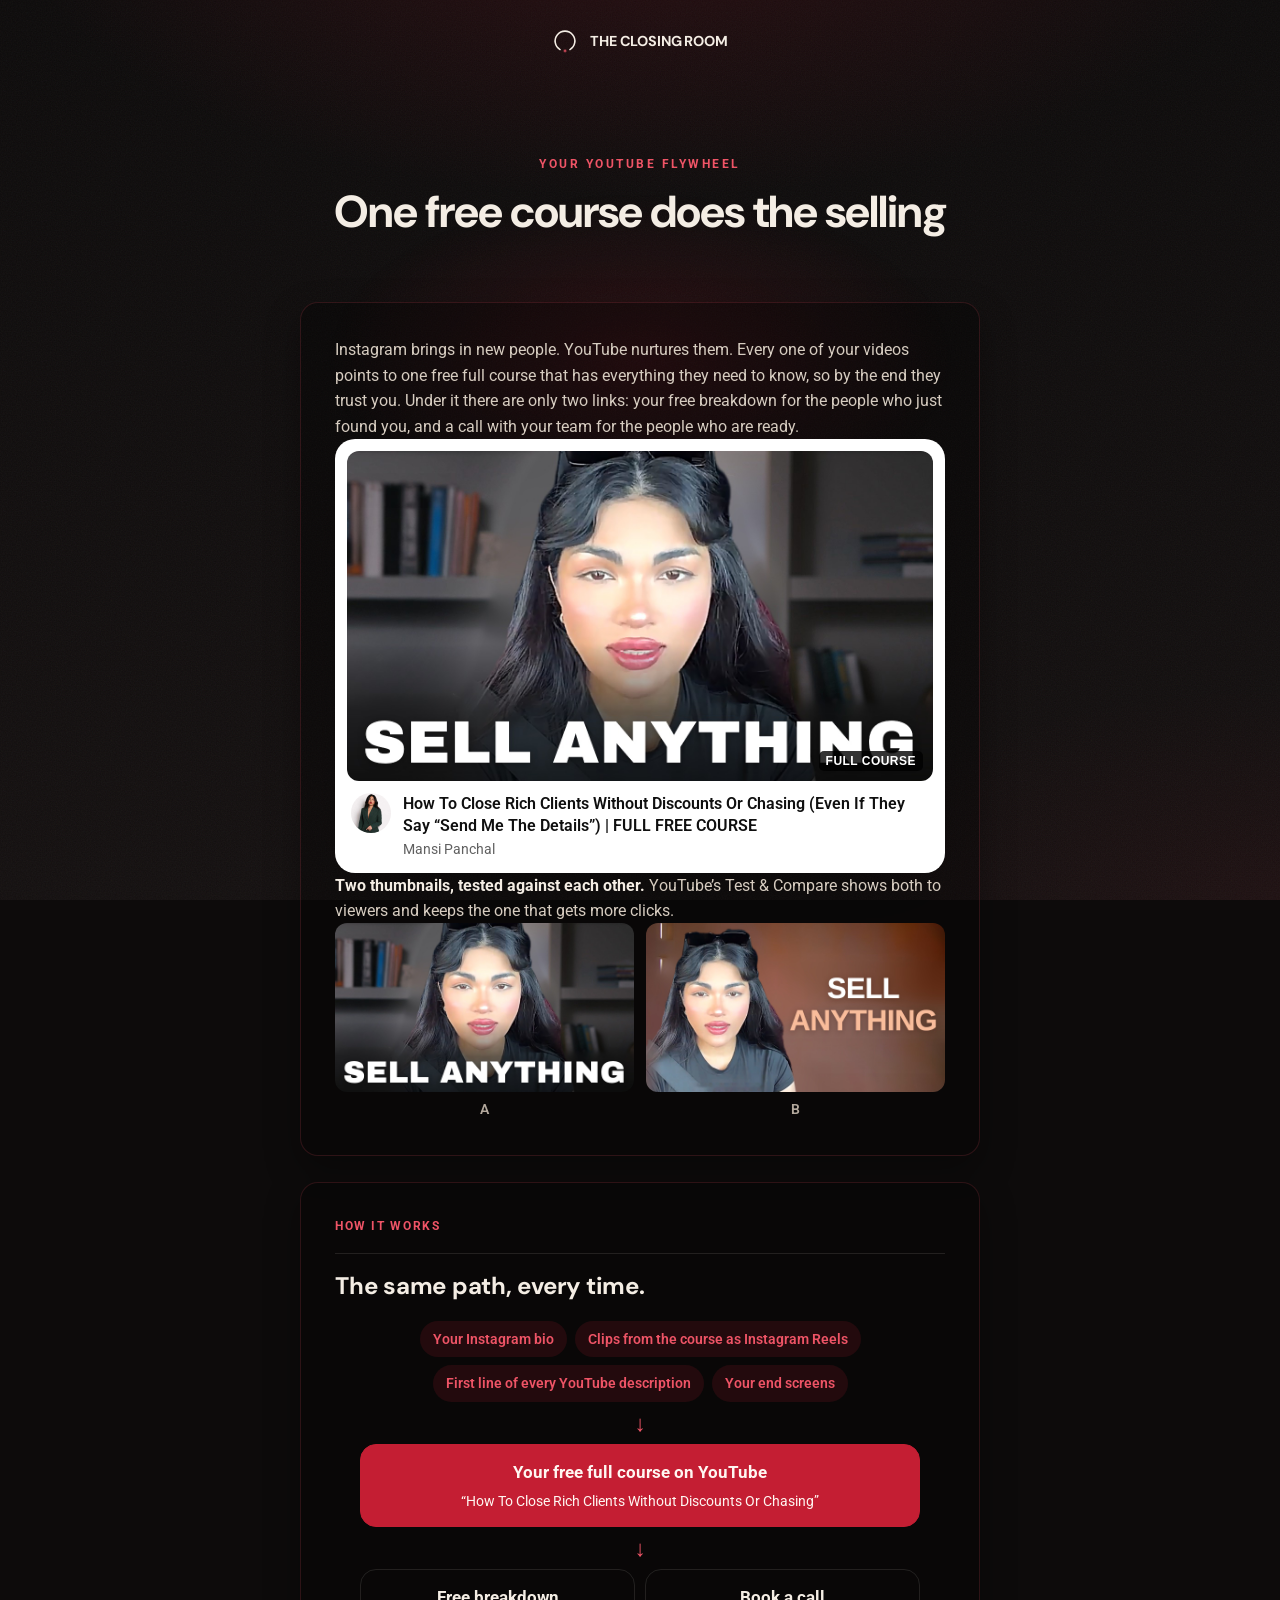
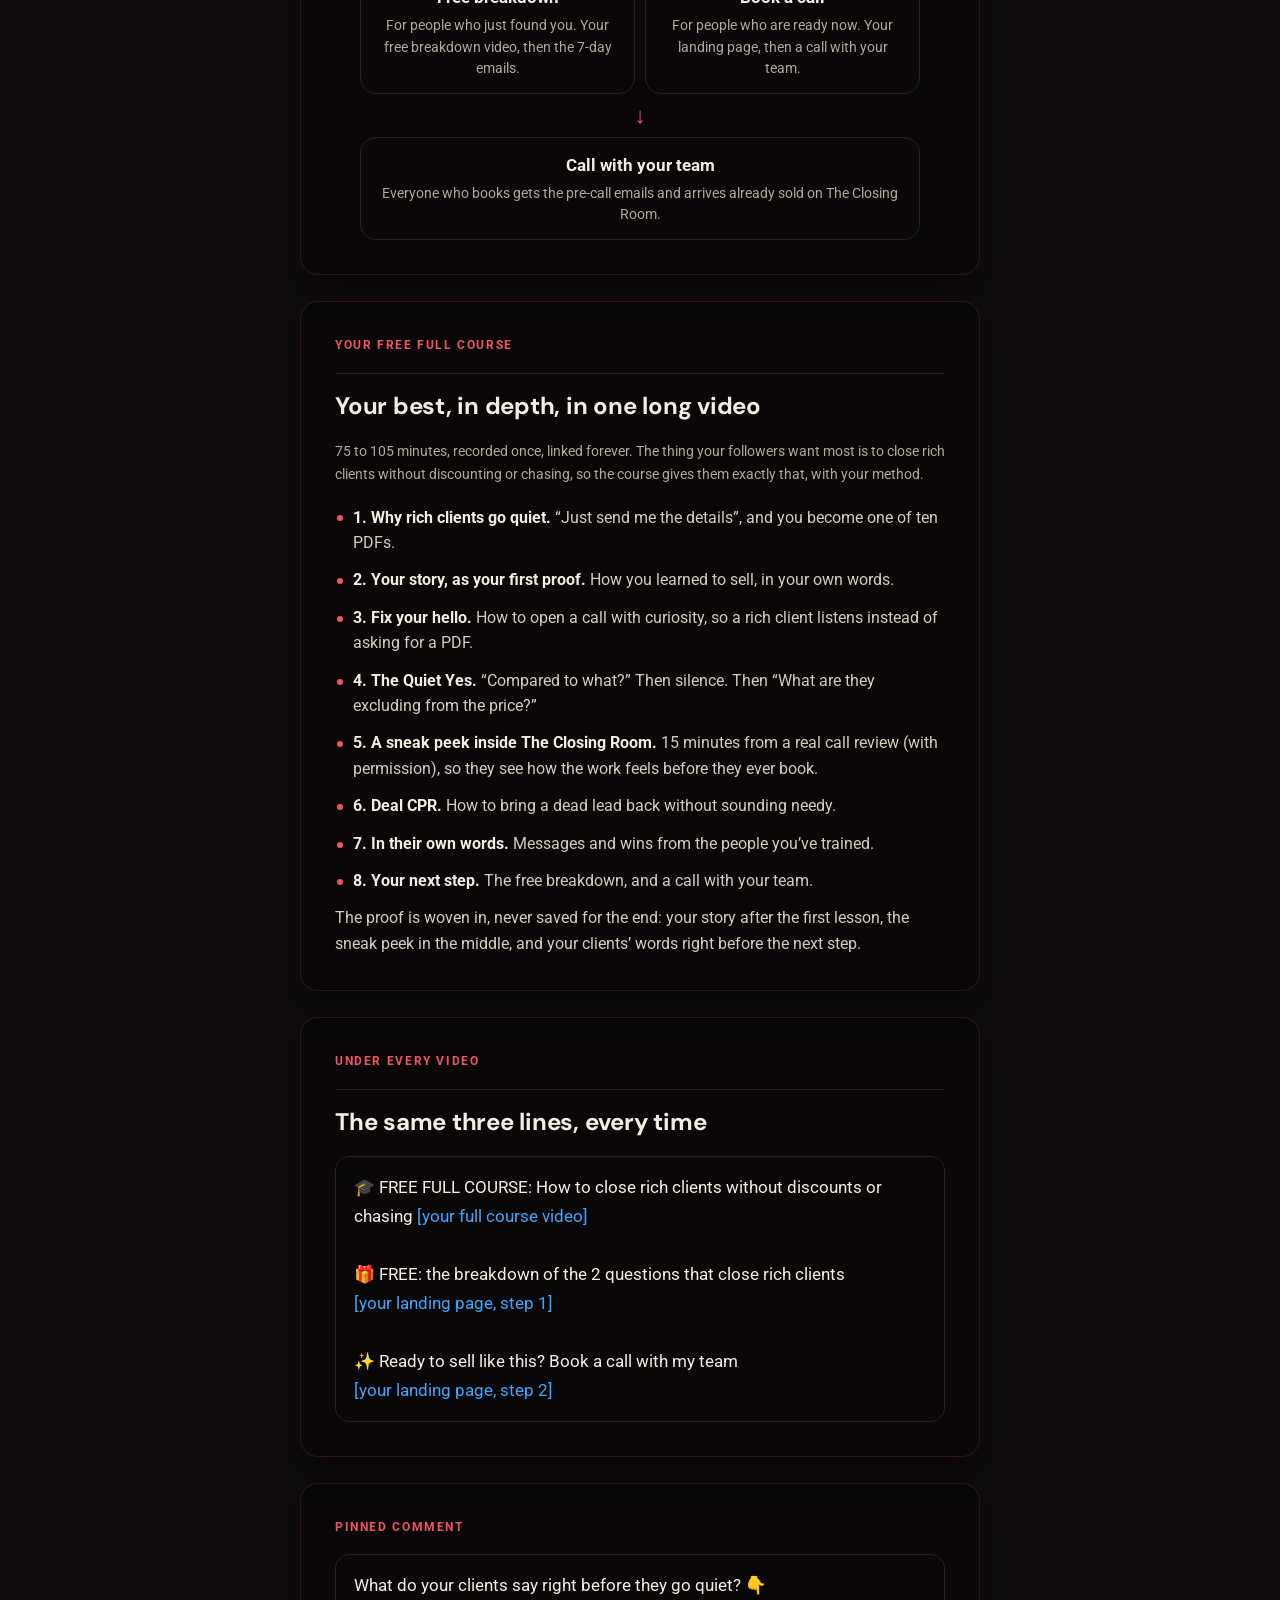
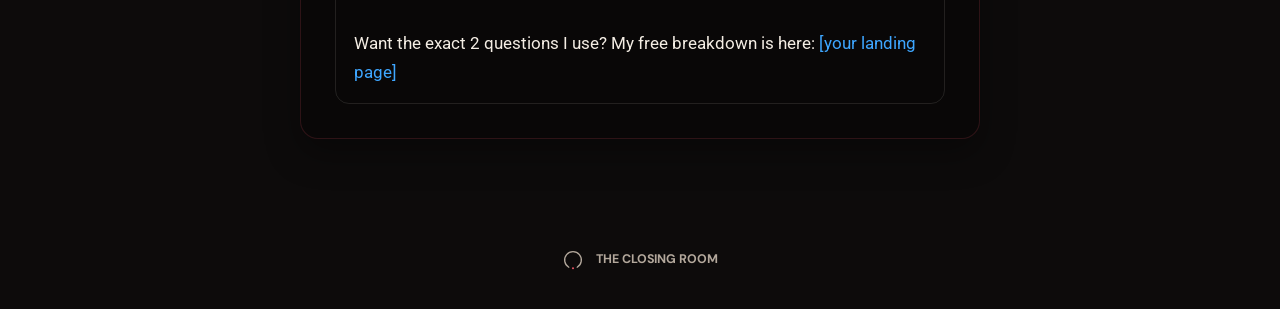
<file: youtube-flywheel/index.html>
<!doctype html>
<html lang="en">
<head>
  <meta charset="utf-8" />
  <meta name="viewport" content="width=device-width, initial-scale=1" />
  <title>YouTube flywheel · The Closing Room</title>
  <meta name="robots" content="noindex" />
  <script>document.documentElement.className += " js";</script>
  <link rel="icon" href="../assets/img/favicon.png" type="image/png" />
  <link rel="stylesheet" href="../assets/vendor/lenis.css" />
  <link rel="stylesheet" href="../vsl/vsl.css" />
  <link rel="stylesheet" href="../opted-in/opted-in.css" />
  <link rel="stylesheet" href="../assets/brand.css" />
<link rel="stylesheet" href="../assets/fonts-lp.css?v=3" />
  <style>
    .yt{background:#fff;border-radius:20px;padding:12px;box-shadow:0 24px 60px -40px rgba(0,0,0,.6)}
    .yt__thumb{position:relative;border-radius:12px;overflow:hidden}.yt__thumb img{display:block;width:100%;aspect-ratio:16/9;object-fit:cover}
    .yt__badge{position:absolute;right:10px;bottom:10px;background:rgba(0,0,0,.8);color:#fff;font:700 .75rem/1 Arial,sans-serif;padding:4px 7px;border-radius:5px;letter-spacing:.04em}
    .yt__meta{display:flex;gap:12px;align-items:flex-start;padding:12px 4px 4px}.yt__meta img{width:40px;height:40px;border-radius:50%;object-fit:cover;flex:none}
    .yt__meta b{display:block;font:600 1.02rem/1.35 Roboto,Arial,sans-serif;color:#0f0f0f}.yt__meta small{display:block;margin-top:4px;color:#606060;font:400 .85rem Roboto,Arial,sans-serif}
    .wheel{display:grid;gap:10px;justify-items:center;text-align:center;margin-top:8px}
    .node{border:1px solid var(--hair);border-radius:16px;padding:14px 18px;width:100%;max-width:560px}
    .node b{display:block}.node small{display:block;color:var(--muted);margin-top:4px;line-height:1.5}
    .node--hub{background:var(--accent);border-color:var(--accent)}.node--hub b,.node--hub small{color:var(--accent-ink)}
    .arrow-d{color:var(--accent-text);font-size:1.4rem;line-height:1}
    .two{display:grid;grid-template-columns:1fr 1fr;gap:10px;width:100%;max-width:560px}.two .node{max-width:none}
    .feeds{display:flex;flex-wrap:wrap;gap:8px;justify-content:center}.feeds span{background:var(--accent-soft);color:var(--accent-text);border-radius:999px;padding:7px 13px;font-weight:600;font-size:.88rem}
    .desc{border:1px solid var(--hair);border-radius:14px;padding:16px 18px;line-height:1.7;white-space:pre-line}
    .desc .ln{color:#3ea6ff}
    @media (max-width:560px){.two{grid-template-columns:1fr}}
  </style>
<script data-topfix>try{if("scrollRestoration" in history)history.scrollRestoration="manual"}catch(e){}addEventListener("load",function(){if(!location.hash){scrollTo(0,0);setTimeout(function(){scrollTo(0,0)},50)}});</script>
</head>
<body>
  <header class="brandbar">
    <div class="brand">
      <svg class="seal seal--animate" viewBox="0 0 100 100" role="img" aria-label="The Closing Room"><path class="seal__arc" d="M31 82.9 A38 38 0 1 1 69 82.9" /><circle class="seal__dot" cx="50" cy="88" r="4.6" /></svg>
      <span class="brand__word">The Closing Room</span>
    </div>
  </header>
  <main class="page"><section class="seq"><div class="seq__glow" aria-hidden="true"></div><div class="container">
    <header class="seq__intro">
      <p class="seq__eyebrow reveal">Your YouTube flywheel</p>
      <h1 class="seq__title reveal" style="--i:1">One free course does the selling</h1>
    </header>
    <div class="seq__list">

      <article class="email reveal">
        <div class="email__body"><p>Instagram brings in new people. YouTube nurtures them. Every one of your videos points to one free full course that has everything they need to know, so by the end they trust you. Under it there are only two links: your free breakdown for the people who just found you, and a call with your team for the people who are ready.</p></div>
        <div class="yt">
          <div class="yt__thumb"><img src="../assets/img/course-thumb.jpg" alt="Thumbnail for Mansi's free full course" /><span class="yt__badge">FULL COURSE</span></div>
          <div class="yt__meta"><img src="../assets/img/pfp.jpg" alt="" /><div><b>How To Close Rich Clients Without Discounts Or Chasing (Even If They Say &ldquo;Send Me The Details&rdquo;) | FULL FREE COURSE</b><small>Mansi Panchal</small></div></div>
        </div>
        <div class="email__body"><p><b>Two thumbnails, tested against each other.</b> YouTube&rsquo;s Test &amp; Compare shows both to viewers and keeps the one that gets more clicks.</p></div>
        <div class="thumbs2"><figure><img src="../assets/img/course-thumb.jpg" alt="Thumbnail A"><figcaption>A</figcaption></figure><figure><img src="../assets/img/course-thumb-2.jpg" alt="Thumbnail B"><figcaption>B</figcaption></figure></div>
        <style>.thumbs2{display:grid;grid-template-columns:1fr 1fr;gap:12px}.thumbs2 figure{margin:0;display:grid;gap:6px;text-align:center}.thumbs2 img{width:100%;aspect-ratio:16/9;object-fit:cover;border-radius:12px;display:block}.thumbs2 figcaption{color:var(--muted);font-weight:600;font-size:.9rem}@media (max-width:560px){.thumbs2{grid-template-columns:1fr}}</style>
      </article>

      <article class="email reveal">
        <div class="email__head"><span class="email__tag">How it works</span></div>
        <h2 class="email__subject">The same path, every time.</h2>
        <div class="wheel">
          <div class="feeds"><span>Your Instagram bio</span><span>Clips from the course as Instagram Reels</span><span>First line of every YouTube description</span><span>Your end screens</span></div>
          <div class="arrow-d">&darr;</div>
          <div class="node node--hub"><b>Your free full course on YouTube</b><small>&ldquo;How To Close Rich Clients Without Discounts Or Chasing&rdquo;</small></div>
          <div class="arrow-d">&darr;</div>
          <div class="two">
            <div class="node"><b>Free breakdown</b><small>For people who just found you. Your free breakdown video, then the 7-day emails.</small></div>
            <div class="node"><b>Book a call</b><small>For people who are ready now. Your landing page, then a call with your team.</small></div>
          </div>
          <div class="arrow-d">&darr;</div>
          <div class="node"><b>Call with your team</b><small>Everyone who books gets the pre-call emails and arrives already sold on The Closing Room.</small></div>
        </div>
      </article>

      <article class="email reveal">
        <div class="email__head"><span class="email__tag">Your free full course</span></div>
        <h2 class="email__subject">Your best, in depth, in one long video</h2>
        <p class="email__pv">75 to 105 minutes, recorded once, linked forever. The thing your followers want most is to close rich clients without discounting or chasing, so the course gives them exactly that, with your method.</p>
        <div class="email__body">
          <p class="li"><b>1. Why rich clients go quiet.</b> &ldquo;Just send me the details&rdquo;, and you become one of ten PDFs.</p>
          <p class="li"><b>2. Your story, as your first proof.</b> How you learned to sell, in your own words.</p>
          <p class="li"><b>3. Fix your hello.</b> How to open a call with curiosity, so a rich client listens instead of asking for a PDF.</p>
          <p class="li"><b>4. The Quiet Yes.</b> &ldquo;Compared to what?&rdquo; Then silence. Then &ldquo;What are they excluding from the price?&rdquo;</p>
          <p class="li"><b>5. A sneak peek inside The Closing Room.</b> 15 minutes from a real call review (with permission), so they see how the work feels before they ever book.</p>
          <p class="li"><b>6. Deal CPR.</b> How to bring a dead lead back without sounding needy.</p>
          <p class="li"><b>7. In their own words.</b> Messages and wins from the people you&rsquo;ve trained.</p>
          <p class="li"><b>8. Your next step.</b> The free breakdown, and a call with your team.</p>
          <p>The proof is woven in, never saved for the end: your story after the first lesson, the sneak peek in the middle, and your clients&rsquo; words right before the next step.</p>
        </div>
      </article>

      <article class="email reveal">
        <div class="email__head"><span class="email__tag">Under every video</span></div>
        <h2 class="email__subject">The same three lines, every time</h2>
        <div class="desc">&#127891; FREE FULL COURSE: How to close rich clients without discounts or chasing <span class="ln">[your full course video]</span>

&#127873; FREE: the breakdown of the 2 questions that close rich clients
<span class="ln">[your landing page, step 1]</span>

&#10024; Ready to sell like this? Book a call with my team
<span class="ln">[your landing page, step 2]</span></div>
      </article>

      <article class="email reveal">
        <div class="email__head"><span class="email__tag">Pinned comment</span></div>
        <div class="desc">What do your clients say right before they go quiet? &#128071;

Want the exact 2 questions I use? My free breakdown is here: <span class="ln">[your landing page]</span></div>
      </article>

    </div>
  </div></section></main>
  <footer class="brandfoot">
    <div class="brand">
      <svg class="seal" viewBox="0 0 100 100" aria-hidden="true"><path class="seal__arc" d="M31 82.9 A38 38 0 1 1 69 82.9" /><circle class="seal__dot" cx="50" cy="88" r="4.6" /></svg>
      <span class="brand__word">The Closing Room</span>
    </div>
  </footer>
  <script src="../assets/vendor/lenis.min.js"></script>
  <script src="../vsl/vsl.js"></script>
</body>
</html>
</file>
<file: assets/vendor/lenis.css>
html.lenis,html.lenis body{height:auto}.lenis.lenis-smooth{scroll-behavior:auto!important}.lenis.lenis-smooth [data-lenis-prevent]{overscroll-behavior:contain}.lenis.lenis-stopped{overflow:hidden}.lenis.lenis-smooth iframe{pointer-events:none}
</file>
<file: vsl/vsl.css>
/* =========================================================================
   The Closing Room · funnel base (system B) · shared by vsl/, thank-you/,
   offer/ and the specimen doc pages. Tokens live in assets/brand.css.
   Canvas: one continuous page-level gradient (no section seams), a low red
   bloom behind the hero, fine grain.
   ========================================================================= */
* { margin: 0; padding: 0; box-sizing: border-box; }
html { min-height: 100%; background: var(--bg); }
body { min-height: 100svh; background: transparent; color: var(--ink); -webkit-font-smoothing: antialiased; font-size: 17px; line-height: 1.6; }
body::before {
  content: ""; position: fixed; inset: 0; z-index: -2; pointer-events: none;
  background:
    radial-gradient(80% 55% at 50% -12%, rgba(196, 30, 51, 0.16), transparent 62%),
    radial-gradient(60% 40% at 100% 100%, rgba(196, 30, 51, 0.06), transparent 60%),
    linear-gradient(180deg, var(--bg) 0%, var(--bg-2) 100%);
}
body::after {
  content: ""; position: fixed; inset: 0; z-index: -1; pointer-events: none; opacity: 0.05;
  background-image: url("data:image/svg+xml,%3Csvg xmlns='http://www.w3.org/2000/svg' width='140' height='140'%3E%3Cfilter id='n'%3E%3CfeTurbulence type='fractalNoise' baseFrequency='0.8' numOctaves='2' stitchTiles='stitch'/%3E%3C/filter%3E%3Crect width='100%25' height='100%25' filter='url(%23n)'/%3E%3C/svg%3E");
  background-size: 140px 140px;
}
img { display: block; }
a { color: inherit; }
.container { width: 100%; max-width: 1080px; margin-inline: auto; padding-inline: var(--gutter); }

/* ------------------------------- Reveal --------------------------------- */
html.js .reveal { opacity: 0; transform: translateY(22px); transition: opacity 0.7s var(--ease), transform 0.7s var(--ease); transition-delay: calc(var(--i, 0) * 80ms); }
html.js .reveal.is-in { opacity: 1; transform: none; }
html.js .reveal--pop { transform: translateY(18px) scale(0.97); }
.reveal--mask { overflow: hidden; }
@media (prefers-reduced-motion: reduce) { .reveal { opacity: 1; transform: none; transition: none; } }

/* ------------------------------- Type ----------------------------------- */
.eyebrow { font-family: var(--sans); font-size: 0.74rem; font-weight: 700; letter-spacing: 0.22em; text-transform: uppercase; color: var(--accent-text); margin: 0 0 18px; }
.h2 { font-family: var(--display); font-weight: 500; font-size: clamp(1.9rem, 4.2vw, 2.9rem); line-height: 1.1; letter-spacing: -0.015em; color: var(--ink); text-wrap: balance; }
.h2 em { font-style: italic; color: var(--accent-text); }
.lede { font-size: clamp(1.02rem, 1.6vw, 1.15rem); color: var(--muted); max-width: 600px; margin: 18px auto 0; }
.sec { padding: clamp(64px, 11vh, 120px) 0; }
.sec__head { text-align: center; margin-bottom: clamp(40px, 7vh, 64px); }

/* -------------------------------- Hero ---------------------------------- */
.hero { text-align: center; max-width: 980px; margin-inline: auto; padding: clamp(52px, 10vh, 112px) var(--gutter) 0; }
.hero__eyebrow { animation: up 0.9s var(--ease) both; }
.hero__title { font-family: var(--display); font-weight: 500; font-size: clamp(2.1rem, 4.6vw, 3.55rem); line-height: 1.1; letter-spacing: -0.02em; color: var(--ink); text-wrap: balance; animation: up 0.9s var(--ease) 0.06s both; }
.hero__title em { font-style: italic; color: var(--accent-text); }
.hero__title .dim { display: block; margin-top: 10px; font-family: var(--sans); font-weight: 500; font-size: 0.42em; letter-spacing: 0; line-height: 1.4; color: var(--muted); }
.hero__sub { font-size: clamp(1.02rem, 1.8vw, 1.18rem); color: var(--muted); margin: 22px auto 0; max-width: 560px; animation: up 0.9s var(--ease) 0.14s both; }
@keyframes up { from { opacity: 0; transform: translateY(16px); } to { opacity: 1; transform: none; } }
@media (prefers-reduced-motion: reduce) { .hero__eyebrow, .hero__title, .hero__sub { animation: none; } }

/* ------------------------------- Video ---------------------------------- */
.video { margin: clamp(36px, 6vh, 56px) auto 0; max-width: 820px; width: 100%; padding-inline: var(--gutter); }
.video__frame { position: relative; display: block; width: 100%; aspect-ratio: 16 / 9; border-radius: 18px; overflow: hidden; background: #000;
  border: 1px solid var(--hair); box-shadow: 0 40px 90px -30px rgba(0, 0, 0, 0.8), 0 0 0 1px rgba(196, 30, 51, 0.08); }
.video__frame img { position: absolute; inset: 0; width: 100%; height: 100%; object-fit: cover; transition: transform 0.8s var(--ease); }
.video__frame:hover img { transform: scale(1.025); }
.video__scrim { position: absolute; inset: 0; background: radial-gradient(60% 60% at 50% 50%, rgba(0, 0, 0, 0.05), rgba(0, 0, 0, 0.45)); }
.play { position: absolute; top: 50%; left: 50%; width: 84px; height: 84px; border-radius: 50%; transform: translate(-50%, -50%);
  background: var(--accent); box-shadow: 0 16px 40px -8px rgba(196, 30, 51, 0.6); transition: transform 0.3s var(--ease); }
.play::before { content: ""; position: absolute; top: 50%; left: 54%; transform: translate(-50%, -50%); border-style: solid; border-width: 13px 0 13px 21px; border-color: transparent transparent transparent var(--accent-ink); }
.video__frame:hover .play { transform: translate(-50%, -50%) scale(1.06); }
.video__bar { position: absolute; left: 0; right: 0; bottom: 0; height: 4px; background: rgba(244, 237, 228, 0.18); }
.video__bar span { display: block; height: 100%; width: 0; background: var(--accent); }

/* ------------------------------ Buttons --------------------------------- */
.cta { text-align: center; margin-top: clamp(30px, 5vh, 44px); padding-inline: var(--gutter); }
.btn-apply { display: inline-flex; align-items: center; justify-content: center; gap: 10px; min-height: 58px; padding: 18px 42px; border: 0; border-radius: 999px;
  background: var(--accent); color: var(--accent-ink); font-family: var(--sans); font-size: 1.08rem; font-weight: 700; letter-spacing: 0.01em; cursor: pointer; text-decoration: none;
  position: relative; overflow: hidden; box-shadow: 0 18px 40px -14px rgba(196, 30, 51, 0.7); transition: transform 0.25s var(--ease), box-shadow 0.25s var(--ease); }
.btn-apply::after { content: ""; position: absolute; inset: 0; transform: translateX(-120%); background: linear-gradient(120deg, transparent, rgba(255, 247, 242, 0.25), transparent); transition: transform 0.7s var(--ease); }
.btn-apply:hover { transform: translateY(-2px); box-shadow: 0 24px 50px -14px rgba(196, 30, 51, 0.85); }
.btn-apply:hover::after { transform: translateX(120%); }
.btn-apply:active { transform: scale(0.98); }
.btn-apply .arr { width: 8px; height: 8px; border-right: 2px solid currentColor; border-bottom: 2px solid currentColor; transform: rotate(-45deg); display: inline-block; }

/* -------------------------- Video case cards ---------------------------- */
.grid2 { display: grid; grid-template-columns: repeat(2, 1fr); gap: clamp(18px, 2.6vw, 30px); max-width: 940px; margin-inline: auto; }
.ccard { display: block; text-align: center; padding: 12px; border-radius: 20px; background: var(--surface); border: 1px solid var(--hair-soft); transition: transform 0.4s var(--ease), border-color 0.4s var(--ease); }
.ccard:hover { transform: translateY(-4px); border-color: rgba(238, 84, 102, 0.3); }
.ccard__thumb { position: relative; display: block; border-radius: 14px; overflow: hidden; aspect-ratio: 16 / 9; background: #000; }
.ccard__thumb img { width: 100%; height: 100%; object-fit: cover; transition: transform 0.6s var(--ease); }
.ccard:hover .ccard__thumb img { transform: scale(1.04); }
.ccard__play { position: absolute; top: 50%; left: 50%; width: 54px; height: 54px; border-radius: 50%; transform: translate(-50%, -50%); background: rgba(13, 11, 11, 0.55); border: 1px solid rgba(244, 237, 228, 0.35); backdrop-filter: blur(6px); }
.ccard__play::before { content: ""; position: absolute; top: 50%; left: 54%; transform: translate(-50%, -50%); border-style: solid; border-width: 8px 0 8px 13px; border-color: transparent transparent transparent var(--ink); }
.ccard:hover .ccard__play { background: var(--accent); border-color: var(--accent); }
.ccard__name { display: block; margin: 16px 0 4px; font-size: 0.72rem; font-weight: 700; letter-spacing: 0.18em; text-transform: uppercase; color: var(--accent-text); }
.ccard__cap { display: block; padding: 0 10px 8px; font-size: 1.02rem; font-weight: 500; line-height: 1.4; color: var(--ink); }
.ccard--hero { max-width: 820px; margin-inline: auto; }

.swapcard { max-width: 940px; margin: 0 auto; padding: clamp(36px, 6vw, 56px) 24px; border: 1px dashed rgba(244, 237, 228, 0.22); border-radius: 20px; text-align: center; color: var(--muted); font-size: 0.98rem; }
.swapcard b { display: block; margin-bottom: 8px; color: var(--ink); font-family: var(--display); font-weight: 500; font-size: 1.35rem; }

/* ------------------------------ Proof grid ------------------------------ */
.proof { display: grid; grid-template-columns: repeat(4, 1fr); gap: clamp(10px, 1.6vw, 18px); max-width: 1000px; margin: 0 auto; }
.proof figure { aspect-ratio: 3 / 4; border-radius: 14px; overflow: hidden; background: var(--surface); border: 1px solid var(--hair-soft); }
.proof img { width: 100%; height: 100%; object-fit: cover; transition: transform 0.6s var(--ease); }
.proof figure:hover img { transform: scale(1.04); }

/* ------------------------------- Pillars -------------------------------- */
.pillars { display: grid; grid-template-columns: repeat(3, 1fr); gap: clamp(16px, 2vw, 24px); max-width: 1040px; margin: 0 auto; }
.pillar { padding: 32px 28px 34px; border-radius: 20px; background: linear-gradient(180deg, var(--surface-2), var(--surface)); border: 1px solid var(--hair-soft); text-align: left; transition: transform 0.4s var(--ease), border-color 0.4s var(--ease); }
.pillar:hover { transform: translateY(-4px); border-color: rgba(238, 84, 102, 0.28); }
.pillar__n { font-family: var(--display); font-style: italic; font-weight: 500; font-size: 2.3rem; line-height: 1; color: var(--accent-text); }
.pillar__t { margin: 20px 0 10px; font-family: var(--display); font-weight: 500; font-size: 1.5rem; line-height: 1.15; color: var(--ink); }
.pillar__d { color: var(--muted); font-size: 1rem; line-height: 1.6; }

/* ------------------------------ Guarantee ------------------------------- */
.promise { max-width: 760px; margin: 0 auto; text-align: center; padding: clamp(36px, 6vw, 56px) clamp(24px, 5vw, 56px); border-radius: 24px;
  background: radial-gradient(120% 120% at 50% 0%, rgba(196, 30, 51, 0.14), transparent 60%), var(--surface); border: 1px solid var(--hair); }
.promise p { color: var(--muted); margin-top: 16px; }

/* --------------------- Application popup (Typeform-style) --------------- */
.apply { position: fixed; inset: 0; z-index: 500; display: flex; align-items: center; justify-content: center; padding: 20px;
  background: rgba(8, 6, 6, 0.86); backdrop-filter: blur(10px); opacity: 0; visibility: hidden; transition: opacity 0.35s var(--ease), visibility 0.35s; }
.apply.open { opacity: 1; visibility: visible; }
.apply__card { position: relative; width: 100%; max-width: 640px; min-height: 420px; padding: clamp(28px, 5vw, 52px); border-radius: 22px; background: var(--surface); border: 1px solid var(--hair);
  box-shadow: 0 40px 100px -30px rgba(0, 0, 0, 0.9); transform: translateY(16px) scale(0.98); transition: transform 0.45s var(--ease); display: flex; flex-direction: column; }
.apply.open .apply__card { transform: none; }
.apply__close { position: absolute; top: 12px; right: 12px; width: 46px; height: 46px; border-radius: 50%; border: 1px solid rgba(244, 237, 228, 0.3); background: var(--surface-2); color: var(--ink); font-size: 1.5rem; line-height: 1; cursor: pointer; transition: background 0.2s, transform 0.3s var(--ease); }
.apply__close:hover { background: var(--accent); border-color: var(--accent); transform: rotate(90deg); }
.apply__progress { height: 3px; border-radius: 3px; background: var(--hair); overflow: hidden; margin: 6px 48px 30px 0; }
.apply__progress span { display: block; height: 100%; width: 0; background: var(--accent); transition: width 0.5s var(--ease); }
.q { display: none; flex-direction: column; flex: 1; }
.q.on { display: flex; animation: qin 0.5s var(--ease) both; }
@keyframes qin { from { opacity: 0; transform: translateY(14px); } to { opacity: 1; transform: none; } }
.q__count { font-size: 0.78rem; font-weight: 700; letter-spacing: 0.16em; text-transform: uppercase; color: var(--accent-text); margin-bottom: 14px; }
.q__title { font-family: var(--display); font-weight: 500; font-size: clamp(1.45rem, 3.4vw, 1.95rem); line-height: 1.2; color: var(--ink); margin-bottom: 24px; }
.q__input { width: 100%; min-height: 52px; padding: 10px 2px; border: 0; border-bottom: 2px solid rgba(244, 237, 228, 0.25); background: transparent; color: var(--ink); font-family: var(--sans); font-size: 1.25rem; outline: none; transition: border-color 0.2s; }
.q__input:focus { border-color: var(--accent-text); }
.q__input::placeholder { color: rgba(179, 168, 156, 0.6); }
.q__opts { display: grid; gap: 10px; }
.q__opt { display: flex; align-items: center; gap: 12px; min-height: 52px; padding: 12px 16px; border-radius: 12px; border: 1px solid var(--hair); background: var(--surface-2); color: var(--ink); font-family: var(--sans); font-size: 1rem; text-align: left; cursor: pointer; transition: border-color 0.2s, background 0.2s; }
.q__opt:hover { border-color: rgba(238, 84, 102, 0.5); }
.q__opt.sel { border-color: var(--accent-text); background: var(--accent-soft); }
.q__opt kbd { flex: none; width: 26px; height: 26px; display: grid; place-items: center; border-radius: 6px; border: 1px solid var(--hair); font-family: var(--sans); font-size: 0.78rem; color: var(--muted); }
.q__foot { display: flex; align-items: center; gap: 14px; margin-top: auto; padding-top: 26px; }
.q__ok { min-height: 48px; padding: 12px 24px; border: 0; border-radius: 999px; background: var(--accent); color: var(--accent-ink); font-family: var(--sans); font-weight: 700; font-size: 1rem; cursor: pointer; }
.q__hint { font-size: 0.82rem; color: var(--muted); }
.q__hint b { color: var(--ink); }
/* booking step */
.book__days { display: grid; grid-template-columns: repeat(3, 1fr); gap: 10px; margin-bottom: 16px; }
.book__day { min-height: 64px; border-radius: 12px; border: 1px solid var(--hair); background: var(--surface-2); color: var(--ink); font-family: var(--sans); cursor: pointer; }
.book__day small { display: block; color: var(--muted); font-size: 0.74rem; letter-spacing: 0.1em; text-transform: uppercase; }
.book__day b { font-size: 1.15rem; }
.book__day.sel { border-color: var(--accent-text); background: var(--accent-soft); }
.book__slots { display: grid; grid-template-columns: repeat(3, 1fr); gap: 10px; }
.book__slot { min-height: 48px; border-radius: 10px; border: 1px solid rgba(238, 84, 102, 0.45); background: transparent; color: var(--ink); font-family: var(--sans); font-weight: 700; cursor: pointer; transition: background 0.2s; }
.book__slot:hover { background: var(--accent); border-color: var(--accent); color: var(--accent-ink); }
.book__tz { margin-top: 14px; font-size: 0.82rem; color: var(--muted); }

/* ------------------------------ Thank-you ------------------------------- */
.ty-step { padding: clamp(48px, 8vh, 88px) 0 0; }
.ty-step__label { text-align: center; font-size: 0.74rem; font-weight: 700; letter-spacing: 0.22em; text-transform: uppercase; color: var(--accent-text); margin-bottom: 14px; }
.ty-step__title { text-align: center; font-family: var(--display); font-weight: 500; font-size: clamp(1.7rem, 3.6vw, 2.4rem); line-height: 1.15; color: var(--ink); margin-bottom: clamp(30px, 5vh, 48px); }
.ty__signoff { text-align: center; font-family: var(--display); font-style: italic; font-weight: 500; font-size: clamp(1.6rem, 3.4vw, 2.2rem); color: var(--ink); padding: clamp(64px, 10vh, 110px) 0 clamp(40px, 6vh, 64px); }

@media (max-width: 860px) {
  .pillars { grid-template-columns: 1fr; max-width: 560px; }
  .proof { grid-template-columns: repeat(2, 1fr); }
}
@media (max-width: 640px) {
  .hero__title { font-size: 1.85rem; line-height: 1.14; }
  .hero__title .dim { font-size: 0.55em; }
  .grid2 { grid-template-columns: 1fr; }
  .play { width: 64px; height: 64px; }
  .book__days, .book__slots { grid-template-columns: repeat(3, 1fr); }
  .apply__card { min-height: 0; }
}

/* ---- mobile hardening (references/mobile.md) ---- */
img, svg, video, canvas, iframe { max-width: 100%; height: auto; }
p, li, td, th, blockquote, figcaption, h1, h2, h3, h4, h5, h6 { overflow-wrap: anywhere; }
table, pre { display: block; max-width: 100%; overflow-x: auto; }
@media (max-width: 420px) { .tok-merge, .tok-link, code { white-space: normal; } }

/* screenshot mode (?static=1): final states, no motion */
html.static *, html.static *::before, html.static *::after { animation: none !important; transition: none !important; }

/* opt-in gate + "playing" state of the sample video */
.optin__card { min-height: 0; max-width: 520px; }
.optin__form { display: flex; flex-direction: column; }
.video__frame.is-playing .play { opacity: 0; transform: translate(-50%, -50%) scale(0.8); transition: opacity .3s, transform .3s; }
.video__frame.is-playing .video__scrim { background: transparent; }
.video__frame.is-playing .video__bar span { width: 100%; transition: width 840s linear; }

/* pulsing glow on the main buttons, like the pulse-glow keyframes on the reference pages */
@keyframes ctaPulse { 0%, 100% { box-shadow: 0 14px 40px -12px rgba(196, 30, 51, 0.55), 0 0 0 0 rgba(238, 84, 102, 0.45); } 50% { box-shadow: 0 18px 54px -10px rgba(196, 30, 51, 0.9), 0 0 0 12px rgba(238, 84, 102, 0); } }
@keyframes playPulse { 0% { box-shadow: 0 0 0 0 rgba(238, 84, 102, 0.55); } 70%, 100% { box-shadow: 0 0 0 26px rgba(238, 84, 102, 0); } }
.btn-apply, .q__ok { animation: ctaPulse 2.4s ease-in-out infinite; }
.video__frame .play { animation: playPulse 2s ease-out infinite; border-radius: 50%; }
@media (prefers-reduced-motion: reduce) { .btn-apply, .q__ok, .video__frame .play, .st6__eyebrow, .hero__eyebrow { animation: none; } }

/* soft glow on the audience line above the headline */
@keyframes browGlow { 0%, 100% { text-shadow: 0 0 6px rgba(238, 84, 102, 0.25); } 50% { text-shadow: 0 0 18px rgba(238, 84, 102, 0.95), 0 0 34px rgba(238, 84, 102, 0.45); } }
.st6__eyebrow, .hero__eyebrow { animation: browGlow 2.6s ease-in-out infinite; }
@media (prefers-reduced-motion: reduce) { .st6__eyebrow, .hero__eyebrow { animation: none; } }
</file>
<file: assets/brand.css>
/* =========================================================================
   The Closing Room · Mansi Panchal · funnel brand (system B)
   Lipstick noir: warm near-black, ivory ink, one lipstick red.
   Bodoni Moda display (her red-serif posts) + Satoshi text.
   Mark: "The Question Close" · a ring left open at the base, a dot where
   the answer lands.
   ========================================================================= */

@font-face { font-family: "Bodoni Moda"; src: url("fonts/bodoni-500.woff2") format("woff2"); font-weight: 500; font-style: normal; font-display: swap; }
@font-face { font-family: "Bodoni Moda"; src: url("fonts/bodoni-600.woff2") format("woff2"); font-weight: 600; font-style: normal; font-display: swap; }
@font-face { font-family: "Bodoni Moda"; src: url("fonts/bodoni-500-italic.woff2") format("woff2"); font-weight: 500; font-style: italic; font-display: swap; }
@font-face { font-family: "Satoshi"; src: url("fonts/satoshi-400.woff2") format("woff2"); font-weight: 400; font-style: normal; font-display: swap; }
@font-face { font-family: "Satoshi"; src: url("fonts/satoshi-500.woff2") format("woff2"); font-weight: 500; font-style: normal; font-display: swap; }
@font-face { font-family: "Satoshi"; src: url("fonts/satoshi-700.woff2") format("woff2"); font-weight: 700; font-style: normal; font-display: swap; }

:root {
  --bg: #0d0b0b;
  --bg-2: #141010;
  --surface: #171313;
  --surface-2: #1f1919;
  --ink: #f4ede4;
  --muted: #b3a89c;
  --hair: rgba(244, 237, 228, 0.11);
  --hair-soft: rgba(244, 237, 228, 0.06);
  --accent: #c41e33;          /* lipstick red, CTA fills */
  --accent-text: #ee5466;     /* red used as text on dark surfaces (passes 4.5:1) */
  --accent-ink: #fff7f2;
  --accent-soft: rgba(196, 30, 51, 0.14);
  --display: "Bodoni Moda", "Didot", "Bodoni 72", Georgia, serif;
  --sans: "Satoshi", -apple-system, BlinkMacSystemFont, "Segoe UI", Roboto, Helvetica, Arial, sans-serif;
  --gutter: clamp(20px, 5vw, 40px);
  --ease: cubic-bezier(0.16, 1, 0.3, 1);
}

body { display: flex; flex-direction: column; font-family: var(--sans); overflow-x: hidden; }
.page { flex: 1 1 auto; min-width: 0; }
::selection { background: var(--accent); color: var(--accent-ink); }

/* -------------------------------- Lockup -------------------------------- */
.brand { display: inline-flex; align-items: center; gap: 12px; }
.brand__word {
  font-family: var(--display);
  font-weight: 500;
  text-transform: uppercase;
  letter-spacing: 0.2em;
  color: var(--ink);
  white-space: nowrap;
  line-height: 1;
}
.brand__word i { font-style: italic; text-transform: none; letter-spacing: 0.02em; color: var(--accent-text); }

/* ------------------------------ The mark -------------------------------- */
.seal { display: block; overflow: visible; }
.seal__arc { fill: none; stroke: var(--ink); stroke-width: 6; stroke-linecap: round; }
.seal__dot { fill: var(--accent-text); }
.seal--animate .seal__arc { stroke-dasharray: 220; stroke-dashoffset: 220; animation: sealDraw 1.1s var(--ease) 0.1s forwards; }
.seal--animate .seal__dot { opacity: 0; transform-box: fill-box; transform-origin: center; animation: sealDot 0.5s var(--ease) 0.9s forwards; }
@keyframes sealDraw { to { stroke-dashoffset: 0; } }
@keyframes sealDot { from { opacity: 0; transform: scale(0.2); } to { opacity: 1; transform: none; } }

/* ------------------------------ Brand bar (specimen docs only) ---------- */
.brandbar { display: flex; justify-content: center; padding: 28px var(--gutter); }
.brandbar .seal { width: 26px; height: 26px; }
.brandbar .brand__word { font-size: 0.9rem; }

/* -------------------------------- Footer --------------------------------
   Branding-only banner: height = 1.5x the lockup, lockup dead centre. */
.brandfoot { --lock: 28px; display: flex; align-items: center; justify-content: center; height: calc(var(--lock) * 1.5 + 56px); padding: 28px var(--gutter); }
.brandfoot .brand { height: var(--lock); }
.brandfoot .seal { width: 22px; height: 22px; }
.brandfoot .seal__arc { stroke: var(--muted); }
.brandfoot .brand__word { font-size: 0.78rem; color: var(--muted); }
.brandfoot .brand__word i { color: var(--muted); }

@media (prefers-reduced-motion: reduce) {
  .seal--animate .seal__arc { animation: none; stroke-dashoffset: 0; }
  .seal--animate .seal__dot { animation: none; opacity: 1; }
}

/* ---- mobile hardening (references/mobile.md) ---- */
*, *::before, *::after { box-sizing: border-box; }
img, svg, video, canvas, iframe { max-width: 100%; height: auto; }
p, li, td, th, blockquote, figcaption,
h1, h2, h3, h4, h5, h6 { overflow-wrap: anywhere; }
table, pre { display: block; max-width: 100%; overflow-x: auto; }
@media (max-width: 700px) {
  .tag, [class*="badge"], [class*="pill"] { margin-left: 0; }
}
@media (max-width: 420px) {
  .tok-merge, .tok-link, code { white-space: normal; }
}
</file>
<file: ad-scripts/ad-scripts.css>
/* =========================================================================
   Ad creative scripts — deliverable page. A clean paid-social script library.
   Background canvas, .container, .reveal come from ../vsl/vsl.css.
   ========================================================================= */
.ads { position: relative; overflow: hidden; padding: clamp(52px, 8vh, 104px) 0 clamp(56px, 9vh, 104px); }
.ads .container { position: relative; z-index: 1; max-width: 760px; }

.ads__glow {
  position: absolute; top: clamp(-30px, 2vw, 40px); left: 50%; transform: translateX(-50%);
  width: min(880px, 118vw); height: 460px; z-index: 0; pointer-events: none;
  background: radial-gradient(50% 50% at 50% 50%, rgba(196, 30, 51, 0.16), rgba(196, 30, 51, 0) 70%);
}
@media (prefers-reduced-motion: no-preference) {
  .ads__glow { animation: adsBreathe 9s var(--ease) infinite alternate; will-change: transform, opacity; }
}
@keyframes adsBreathe { from { opacity: .7; transform: translateX(-50%) scale(.95); } to { opacity: 1; transform: translateX(-50%) scale(1.08); } }

/* --- intro --- */
.ads__intro { text-align: center; max-width: 640px; margin: 0 auto clamp(40px, 6vw, 62px); }
.ads__eyebrow { margin: 0 0 14px; font-family: var(--sans); font-size: .78rem; font-weight: 700;
  letter-spacing: .2em; text-transform: uppercase; color: var(--accent-text); }
.ads__title { margin: 0 0 16px; font-family: var(--display); font-weight: 500;
  font-size: clamp(2rem, 1.3rem + 2.8vw, 3rem); line-height: 1.05; letter-spacing: -.02em; color: var(--ink); }
.ads__sub { margin: 0; font-family: var(--sans); font-size: 1.02rem; line-height: 1.55; color: var(--muted); }

/* --- list --- */
.ads__list { display: flex; flex-direction: column; gap: clamp(20px, 2.6vw, 28px); }

/* --- ad card --- */
.ad { position: relative; background: rgba(0, 0, 0, 0.30); border: 1px solid rgba(238, 84, 102, 0.16);
  border-radius: 18px; padding: clamp(24px, 3.2vw, 36px); box-shadow: 0 14px 34px rgba(0, 0, 0, 0.34); }
.ad__head { display: flex; align-items: center; gap: 14px; margin-bottom: 6px; flex-wrap: wrap; }
.ad__num { flex: none; width: 38px; height: 38px; display: grid; place-items: center; border-radius: 50%;
  border: 1px solid rgba(238,84,102,.4); font-family: var(--display); font-weight: 500; font-size: .9rem; color: var(--accent-text); }
.ad__title { margin: 0; font-family: var(--display); font-weight: 500; font-size: clamp(1.25rem, 1rem + .9vw, 1.55rem);
  line-height: 1.15; letter-spacing: -.01em; color: var(--ink); }
.ad__angle { margin-left: auto; font-family: var(--sans); font-size: .66rem; font-weight: 700; letter-spacing: .14em;
  text-transform: uppercase; color: var(--accent-text); padding: 6px 12px; border: 1px solid rgba(238,84,102,.35);
  background: rgba(196,30,51,.1); border-radius: 999px; white-space: nowrap; }
.ad__target { margin: 4px 0 20px; padding-left: 52px; font-family: var(--sans); font-size: .84rem; color: var(--muted); }
.ad__target b { color: var(--accent-text); font-weight: 700; }

.ad__label { display: block; font-family: var(--sans); font-size: .66rem; font-weight: 700; letter-spacing: .18em;
  text-transform: uppercase; color: var(--muted); margin: 22px 0 12px; }
.ad__body p { margin: 0 0 12px; font-family: var(--sans); font-size: 1.02rem; line-height: 1.7; color: #d6ccc0; }
.ad__body p:last-child { margin-bottom: 0; }
.ad__body em { font-style: normal; color: var(--ink); font-weight: 700; }

/* CTA block inside the card */
.ad__cta { margin-top: 22px; display: flex; align-items: flex-start; gap: 14px;
  padding: 16px 18px; border-radius: 12px; border: 1px solid rgba(238,84,102,.3); background: rgba(196,30,51,.08); }
.ad__cta-icon { flex: none; width: 34px; height: 34px; border-radius: 8px; display: grid; place-items: center;
  background: rgba(196,30,51,.16); border: 1px solid rgba(238,84,102,.35); margin-top: 2px; }
.ad__cta-icon svg { width: 17px; height: 17px; stroke: var(--accent-text); fill: none; stroke-width: 1.9; stroke-linecap: round; stroke-linejoin: round; }
.ad__cta-label { display: block; font-family: var(--sans); font-size: .62rem; font-weight: 700; letter-spacing: .18em;
  text-transform: uppercase; color: var(--accent-text); margin-bottom: 4px; }
.ad__cta-text { margin: 0; font-family: var(--sans); font-size: 1rem; line-height: 1.5; color: var(--ink); }

@media (max-width: 600px) {
  .ads .container { max-width: 480px; }
  .ad__angle { margin-left: 0; }
  .ad__target { padding-left: 0; }
}
@media (prefers-reduced-motion: reduce) { .ads__glow { animation: none; } }

/* ---- mobile hardening (references/mobile.md) ---- */
img, svg, video, canvas, iframe { max-width: 100%; height: auto; }
p, li, td, th, blockquote, figcaption,
h1, h2, h3, h4, h5, h6 { overflow-wrap: anywhere; }
table, pre { display: block; max-width: 100%; overflow-x: auto; }
@media (max-width: 700px) {
  .tag, [class*="badge"], [class*="pill"] { margin-left: 0; }
}
@media (max-width: 420px) {
  .tok-merge, .tok-link, code { white-space: normal; }
}
</file>
<file: opted-in/opted-in.css>
/* =========================================================================
   Opted-In email sequence — deliverable page.
   Background canvas, .container and .reveal base come from ../vsl/vsl.css.
   ========================================================================= */
.seq {
  position: relative;
  overflow: hidden; /* contain the glow */
  padding: clamp(52px, 8vh, 104px) 0 clamp(48px, 8vh, 96px);
}
.seq .container { position: relative; z-index: 1; max-width: 760px; }

.seq__glow {
  position: absolute; top: clamp(0px, 3vw, 50px); left: 50%; transform: translateX(-50%);
  width: min(900px, 116vw); height: 480px; z-index: 0; pointer-events: none;
  background: radial-gradient(50% 50% at 50% 50%, rgba(196, 30, 51, 0.16), rgba(196, 30, 51, 0) 70%);
}
@media (prefers-reduced-motion: no-preference) {
  .seq__glow { animation: seqBreathe 9s var(--ease) infinite alternate; will-change: transform, opacity; }
}
@keyframes seqBreathe {
  from { opacity: 0.72; transform: translateX(-50%) scale(0.95); }
  to   { opacity: 1;    transform: translateX(-50%) scale(1.08); }
}

/* --- intro --- */
.seq__intro { text-align: center; max-width: 660px; margin: 0 auto clamp(40px, 6vw, 66px); }
.seq__eyebrow { margin: 0 0 14px; font-family: var(--sans); font-size: 0.78rem; font-weight: 700;
  letter-spacing: 0.2em; text-transform: uppercase; color: var(--accent-text); }
.seq__title { margin: 0 0 16px; font-family: var(--display); font-weight: 500;
  font-size: clamp(1.9rem, 1.2rem + 2.6vw, 2.8rem); line-height: 1.08; letter-spacing: -0.02em;
  color: var(--ink); text-wrap: balance; }
.seq__sub { margin: 0; font-family: var(--sans); font-size: 1.02rem; line-height: 1.5; color: var(--muted); }

/* --- sequence list --- */
.seq__list { display: flex; flex-direction: column; gap: clamp(18px, 2.4vw, 26px); }

/* --- email card --- */
.email {
  position: relative;
  background: rgba(0, 0, 0, 0.30);
  border: 1px solid rgba(238, 84, 102, 0.16);
  border-radius: 18px;
  padding: clamp(22px, 3vw, 34px);
  box-shadow: 0 14px 34px rgba(0, 0, 0, 0.34);
}
.email__head { display: flex; align-items: center; justify-content: space-between; gap: 16px; margin-bottom: 18px; }
.email__tag { font-family: var(--sans); font-size: 0.72rem; font-weight: 700; letter-spacing: 0.14em; text-transform: uppercase; color: var(--accent-text); }
.email__count { font-family: var(--sans); font-size: 0.72rem; letter-spacing: 0.08em; color: var(--muted); white-space: nowrap; }
.email__sl-label { display: block; font-family: var(--sans); font-size: 0.64rem; font-weight: 700; letter-spacing: 0.18em; text-transform: uppercase; color: var(--muted); margin-bottom: 8px; }
.email__subject { margin: 0 0 20px; font-family: var(--display); font-weight: 500;
  font-size: clamp(1.15rem, 0.9rem + 0.9vw, 1.5rem); line-height: 1.2; letter-spacing: -0.01em; color: var(--ink); }
.email__subject::before { content: ""; display: block; height: 1px; background: var(--hair); margin: 0 0 18px; }
.email__body p { margin: 0 0 12px; font-family: var(--sans); font-size: 0.98rem; line-height: 1.62; color: #d6ccc0; }
.email__body p:last-child { margin-bottom: 0; }
.email__sign { margin: 16px 0 0; font-family: var(--sans); font-size: 0.95rem; color: var(--muted); }
.email__ps { margin: 16px 0 0; padding-top: 14px; border-top: 1px solid var(--hair); font-family: var(--sans); font-size: 0.9rem; line-height: 1.55; color: var(--muted); }

/* --- merge tags + links --- */
.tok-link, .tok-merge { font-family: ui-monospace, SFMono-Regular, Menlo, monospace; font-size: 0.84em; border-radius: 6px; padding: 1px 7px; white-space: nowrap; overflow-wrap: anywhere; max-width: 100%; }
.tok-link { color: var(--accent-text); background: rgba(196, 30, 51, 0.12); border: 1px solid rgba(238, 84, 102, 0.32); }
.tok-merge { color: var(--muted); background: rgba(255, 255, 255, 0.05); border: 1px solid rgba(255, 255, 255, 0.08); }

/* --- reveal variants (driven by vsl.js toggling .is-in) --- */
.reveal--mask { opacity: 1; transform: none; overflow: hidden; }
.reveal--mask > * { display: block; transform: translateY(115%); transition: transform 0.72s var(--ease); transition-delay: calc(var(--i, 0) * 70ms); }
.reveal--mask.is-in > * { transform: none; }

@media (max-width: 600px) { .seq .container { max-width: 460px; } }
@media (prefers-reduced-motion: reduce) {
  .seq__glow { animation: none; }
  .reveal--mask > * { transform: none; transition: none; }
}

/* ---- mobile hardening (references/mobile.md) ---- */
img, svg, video, canvas, iframe { max-width: 100%; height: auto; }
p, li, td, th, blockquote, figcaption,
h1, h2, h3, h4, h5, h6 { overflow-wrap: anywhere; }
table, pre { display: block; max-width: 100%; overflow-x: auto; }
@media (max-width: 700px) {
  .tag, [class*="badge"], [class*="pill"] { margin-left: 0; }
}
@media (max-width: 420px) {
  .tok-merge, .tok-link, code { white-space: normal; }
}

.email__pv { margin: 8px 0 18px; font-size: 0.9rem; color: var(--muted); }
.email__pv b { margin-right: 8px; font-size: 0.7rem; font-weight: 700; letter-spacing: 0.16em; text-transform: uppercase; color: var(--accent-text); }
.seq .container { max-width: 760px; }

.email__h1 { font-family: var(--display) !important; font-size: 1.25rem !important; color: var(--ink) !important; line-height: 1.3 !important; margin-bottom: 18px !important; }
.email__body p.li { padding-left: 18px; position: relative; }
.email__body p.li::before { content: ""; position: absolute; left: 2px; top: .7em; width: 6px; height: 6px; border-radius: 50%; background: var(--accent-text); }
.email__body p.quote { padding: 12px 16px; border-left: 2px solid var(--accent-text); background: rgba(196,30,51,.07); border-radius: 0 10px 10px 0; color: var(--ink); font-style: italic; }
.email__body b { color: var(--ink); }
.email__body i { color: var(--ink); }
.ps { margin: 10px 0 0; font-size: .95rem; color: var(--muted); }

/* asset buttons, like Yvonne's "GET THE DIFFERENCE SHEET" */
.asset { margin: 18px 0 6px; }
.asset__btn { display: inline-block; padding: 14px 22px; border-radius: 10px; background: var(--accent-text); color: #0a0808; font-weight: 700; font-size: .9rem; letter-spacing: .04em; text-decoration: none; }
.asset__btn:hover { filter: brightness(1.08); }
</file>
<file: assets/fonts-lp.css>
/* Same type as the landing page: DM Sans + Roboto, the fonts on FounderX's own site. Loaded after brand.css. */
@import url("https://fonts.googleapis.com/css2?family=DM+Sans:opsz,wght@9..40,500;9..40,600;9..40,700&family=Roboto:wght@400;500;700&display=swap");
:root {
  --display: "DM Sans", -apple-system, BlinkMacSystemFont, sans-serif;
  --sans: "Roboto", -apple-system, BlinkMacSystemFont, "Segoe UI", Arial, sans-serif;
}
h1, h2, h3, .brand__word { font-family: var(--display); font-weight: 700 !important; font-style: normal; letter-spacing: -.01em; }
h1 em, h2 em, h3 em, h1 i, h2 i, h3 i { font-style: normal; color: var(--accent-text); }
.email__subject { font-family: var(--display); font-weight: 700; }
</file>
<file: assets/phone-prof.css>
/* In-feed phone mock (static ad + carousel). Shell per references/in-feed-phone-mock.md */
.sa { position: relative; overflow: hidden; padding: clamp(46px, 7vh, 84px) 0 clamp(56px, 8vh, 96px); }
.sa__glow { position: absolute; top: 0; left: 50%; transform: translateX(-50%); width: min(900px, 120vw); height: 520px; pointer-events: none;
  background: radial-gradient(50% 50% at 50% 50%, rgba(184, 147, 90, 0.2), transparent 70%); }
.sa__intro { position: relative; text-align: center; margin-bottom: clamp(30px, 5vh, 48px); padding: 0 20px; }
.sa__title { font-family: var(--display); font-weight: 500; font-size: clamp(1.9rem, 4vw, 2.6rem); line-height: 1.1; color: var(--ink); }
.stage { position: relative; display: grid; place-items: center; padding: 0 16px; }
.stage::after { content: ""; position: absolute; bottom: -18px; left: 50%; transform: translateX(-50%); width: 420px; max-width: 80vw; height: 60px; background: rgba(0,0,0,.7); filter: blur(28px); border-radius: 50%; z-index: -1; }
.phone-wrap { position: relative; }
.iphone { --w: 392px; --r: 62px; position: relative; width: var(--w); max-width: calc(100vw - 32px); aspect-ratio: 392 / 846; border-radius: var(--r); padding: 11px;
  background: linear-gradient(148deg, #6f6a63, #100e0c 30%, #2a2723 55%, #100e0c 75%, #7b756c);
  box-shadow: inset 0 0 0 1px rgba(255,255,255,.18), inset 0 0 0 2px rgba(0,0,0,.6), 0 60px 120px -30px rgba(0,0,0,.95), 0 30px 60px -20px rgba(0,0,0,.8); }
.iphone::before { content: ""; position: absolute; inset: 8px; border-radius: calc(var(--r) - 8px); background: #000; }
.iphone::after { content: ""; position: absolute; inset: 11px; border-radius: calc(var(--r) - 11px); z-index: 6; pointer-events: none; background: linear-gradient(128deg, rgba(255,255,255,.12), transparent 28%, transparent 70%, rgba(255,255,255,.05)); }
.btn-side { position: absolute; width: 3px; border-radius: 2px; background: #3a3631; }
.btn-side.l { left: -3px; } .btn-side.r { right: -3px; }
.screen { position: relative; z-index: 2; height: 100%; display: flex; flex-direction: column; border-radius: calc(var(--r) - 11px); overflow: hidden; background: #fff; color: #000;
  font-family: -apple-system, BlinkMacSystemFont, "SF Pro Text", "Helvetica Neue", Arial, sans-serif; font-size: 13px; }
.status { position: relative; height: 54px; flex: none; display: flex; align-items: center; justify-content: space-between; padding: 0 30px 0 36px; font-weight: 600; font-size: 15px; }
.island { position: absolute; left: 50%; top: 11px; transform: translateX(-50%); width: 116px; height: 33px; border-radius: 20px; background: #000; }
.island::after { content: ""; position: absolute; right: 12px; top: 11px; width: 11px; height: 11px; border-radius: 50%; background: #1a1a2a; }
.status svg { height: 12px; width: auto; }
.status .ic { display: flex; gap: 6px; align-items: center; }
.ig-top { flex: none; display: flex; align-items: center; justify-content: space-between; padding: 2px 14px 8px; }
.ig-logo { font-family: "Snell Roundhand", "Segoe Script", cursive; font-size: 30px; font-weight: 600; line-height: 1; }
.ig-top .ic { display: flex; gap: 18px; align-items: center; position: relative; }
.ig-top svg, .actions svg, .tabbar svg { width: 25px; height: 25px; fill: none; stroke: #000; stroke-width: 1.85; stroke-linecap: round; stroke-linejoin: round; }
.ig-badge { position: absolute; right: -7px; top: -6px; min-width: 18px; height: 18px; border-radius: 9px; background: #ff3040; color: #fff; font-size: 11px; font-weight: 700; display: grid; place-items: center; border: 2px solid #fff; }
.feed { flex: 1; overflow: hidden; }
.post-head { display: flex; align-items: center; gap: 10px; padding: 8px 12px; }
.avatar-ring { width: 36px; height: 36px; border-radius: 50%; padding: 2px; background: conic-gradient(from 200deg, #feda75, #fa7e1e, #d62976, #962fbf, #4f5bd5, #feda75); flex: none; }
.avatar-ring img { width: 100%; height: 100%; border-radius: 50%; border: 2px solid #fff; object-fit: cover; }
.who { flex: 1; line-height: 1.2; }
.who b { font-size: 13.5px; display: inline-flex; align-items: center; gap: 4px; }
.who small { display: block; color: #737373; font-size: 11.5px; }
.verified { width: 13px; height: 13px; }
.dots3 { font-weight: 700; letter-spacing: 1px; font-size: 16px; }
.post-media { position: relative; display: block; width: 100%; aspect-ratio: 1 / 1; background: #000; overflow: hidden; }
.post-media img { width: 100%; height: 100%; object-fit: cover; display: block; }
.cta-strip { display: flex; align-items: center; justify-content: space-between; padding: 11px 12px; background: #fafafa; border-bottom: .5px solid #dbdbdb; font-weight: 600; font-size: 14px; color: #000; text-decoration: none; }
.cta-strip i { width: 8px; height: 8px; border-right: 2px solid #000; border-bottom: 2px solid #000; transform: rotate(-45deg); }
.actions { position: relative; display: flex; align-items: center; gap: 14px; padding: 9px 12px 4px; }
.actions .spacer { flex: 1; }
.likes { padding: 2px 12px; font-weight: 600; font-size: 13.5px; }
.caption { padding: 2px 12px; font-size: 13.5px; line-height: 1.35; }
.caption .more { color: #737373; }
.comments, .stamp { padding: 3px 12px 0; color: #737373; font-size: 13px; }
.stamp { font-size: 11px; }
.tabbar { flex: none; display: flex; justify-content: space-around; align-items: center; padding: 10px 6px 4px; border-top: .5px solid #dbdbdb; background: #fff; }
.tabbar .me { width: 26px; height: 26px; border-radius: 50%; object-fit: cover; }
.homebar { flex: none; width: 138px; height: 5px; border-radius: 3px; background: #000; margin: 6px auto 8px; }
/* carousel inside the media slot */
.post-media--car { aspect-ratio: 4 / 5; }
.ctrack { display: flex; height: 100%; overflow-x: auto; scroll-snap-type: x mandatory; scrollbar-width: none; overscroll-behavior-x: contain; }
.ctrack::-webkit-scrollbar { display: none; }
.ctrack img { flex: 0 0 100%; width: 100%; height: 100%; object-fit: cover; scroll-snap-align: start; }
.cnav { position: absolute; top: 50%; transform: translateY(-50%); width: 26px; height: 26px; border-radius: 50%; border: 0; background: rgba(255,255,255,.85); display: grid; place-items: center; cursor: pointer; transition: opacity .2s; }
.cnav::before { content: ""; width: 7px; height: 7px; border-right: 2px solid #262626; border-bottom: 2px solid #262626; }
.cnav.prev { left: 8px; } .cnav.prev::before { transform: rotate(135deg); margin-left: 3px; }
.cnav.next { right: 8px; } .cnav.next::before { transform: rotate(-45deg); margin-right: 3px; }
.cnav[disabled] { opacity: 0; pointer-events: none; }
.ig-count { position: absolute; top: 12px; right: 12px; padding: 3px 9px; border-radius: 12px; background: rgba(0,0,0,.6); color: #fff; font-size: 12px; font-weight: 600; }
.cdots { position: absolute; left: 50%; top: 50%; transform: translate(-50%, -50%); display: flex; gap: 4px; }
.cdots span { width: 6px; height: 6px; border-radius: 50%; background: #c7c7c7; }
.cdots span.on { background: #0095f6; }
.hint { text-align: center; margin-top: 34px; color: var(--muted); font-size: .9rem; }
/* callout */
.callout { position: absolute; left: 100%; top: 64%; width: 230px; margin-left: 14px; pointer-events: none; transition: opacity .3s; }
.callout svg { width: 120px; height: 70px; overflow: visible; }
.callout .ln { fill: none; stroke: var(--ink); stroke-width: 2; stroke-linecap: round; stroke-dasharray: 200; stroke-dashoffset: 0; }
.bubble { display: inline-block; margin-top: 4px; padding: 10px 16px; border-radius: 14px; background: linear-gradient(120deg, var(--accent), #e04556); color: var(--accent-ink); font-family: var(--display); font-style: italic; font-size: 1.15rem; transform: rotate(-3deg); }
html.js .rv .ln { stroke-dashoffset: 200; transition: stroke-dashoffset .9s var(--ease) .35s; }
html.js .rv.is-in .ln { stroke-dashoffset: 0; }
.phone-wrap.swiped .callout { opacity: 0; }
@media (max-width: 980px) {
  .callout { position: static; margin: 22px auto 0; text-align: center; width: auto; }
  .callout svg { display: none; }
}
@media (max-width: 460px) { .iphone { --w: 320px; --r: 50px; } }
@media (prefers-reduced-motion: reduce) { html.js .rv .ln { transition: none; stroke-dashoffset: 0; } }

/* Urania: two phones side by side */
.stage .ads2{width:min(920px,calc(100vw - 32px));margin:0 auto;align-items:flex-start}
</file>
<file: offer/offer.css>
/* The Closing Room · offer page (system B, on top of ../vsl/vsl.css) */
.mech { max-width: 760px; margin: 0 auto; text-align: center; }
.mech p { color: var(--muted); font-size: 1.08rem; margin-top: 18px; }
.mech b { color: var(--ink); font-weight: 500; }

.spine { max-width: 980px; margin: 0 auto; display: grid; grid-template-columns: repeat(3, 1fr); gap: 18px; }
.spine .pillar small { display: block; margin-top: 18px; font-size: 0.74rem; font-weight: 700; letter-spacing: 0.16em; text-transform: uppercase; color: var(--muted); }

.stack { max-width: 860px; margin: 0 auto; border-top: 1px solid var(--hair); }
.row { display: grid; grid-template-columns: 56px 1fr auto; gap: 18px; align-items: start; padding: 24px 4px; border-bottom: 1px solid var(--hair); }
.row__n { font-family: var(--display); font-style: italic; font-size: 1.5rem; line-height: 1.2; color: var(--accent-text); }
.row__t { font-family: var(--display); font-weight: 500; font-size: 1.3rem; line-height: 1.25; color: var(--ink); }
.row__d { margin-top: 6px; color: var(--muted); font-size: 1rem; }
.row__o { margin-top: 8px; font-size: 0.92rem; color: var(--ink); }
.row__o::before { content: "Outcome · "; color: var(--accent-text); font-weight: 700; letter-spacing: 0.04em; }
.tag { align-self: center; flex: none; padding: 7px 12px; border-radius: 999px; background: var(--accent); color: var(--accent-ink); font-size: 0.72rem; font-weight: 700; letter-spacing: 0.12em; text-transform: uppercase; white-space: nowrap; }
.row--dfy { background: linear-gradient(90deg, var(--accent-soft), transparent 70%); border-radius: 14px; border-bottom-color: transparent; padding-inline: 16px; margin-top: 6px; }

.week { max-width: 980px; margin: 0 auto; display: grid; grid-template-columns: repeat(3, 1fr); gap: 18px; }
.week div { padding: 30px 26px; border-radius: 20px; background: var(--surface); border: 1px solid var(--hair-soft); text-align: center; }
.week b { display: block; font-family: var(--display); font-weight: 500; font-size: 2.2rem; line-height: 1.1; color: var(--ink); }
.week span { display: block; margin-top: 10px; color: var(--muted); font-size: 0.98rem; }

.host { max-width: 960px; margin: 0 auto; display: grid; grid-template-columns: 0.8fr 1.2fr; gap: clamp(28px, 5vw, 64px); align-items: center; }
.host__img { border-radius: 22px; overflow: hidden; aspect-ratio: 2 / 3; border: 1px solid var(--hair); }
.host__img img { width: 100%; height: 100%; object-fit: cover; }
.host__copy p { color: var(--muted); font-size: 1.05rem; margin-top: 16px; }
.host__copy .h2 { text-align: left; }

.money { max-width: 980px; margin: 0 auto; display: grid; grid-template-columns: 1fr 1fr; gap: 18px; }
.money > div { padding: clamp(28px, 4vw, 44px); border-radius: 22px; background: var(--surface); border: 1px solid var(--hair); }
.money .k { font-size: 0.74rem; font-weight: 700; letter-spacing: 0.18em; text-transform: uppercase; color: var(--accent-text); }
.money .v { margin-top: 12px; font-family: var(--display); font-weight: 500; font-size: clamp(1.8rem, 3.6vw, 2.5rem); line-height: 1.1; color: var(--ink); }
.money p { margin-top: 12px; color: var(--muted); }
.sum { display: flex; justify-content: space-between; gap: 12px; padding: 10px 0; border-bottom: 1px dashed var(--hair); color: var(--muted); }
.sum b { color: var(--ink); font-weight: 500; }
.sum--on b { color: var(--accent-text); }

@media (max-width: 860px) {
  .spine, .week, .money, .host { grid-template-columns: 1fr; }
  .host__img { max-width: 360px; margin: 0 auto; }
}
@media (max-width: 700px) {
  .row { grid-template-columns: 40px 1fr; }
  .row .tag { grid-column: 2; justify-self: start; margin-left: 0; }
}

.hero__for { margin: 18px auto 0; max-width: 560px; font-size: .8rem; font-weight: 700; letter-spacing: .14em; text-transform: uppercase; color: var(--accent-text, #ee5466); }

.hero__note { margin-top: 16px; font-size: .9rem; color: var(--muted); }
.oncall { list-style: none; max-width: 760px; margin: 0 auto; padding: 0; display: grid; gap: 12px; }
.oncall li { padding: 18px 22px; border-radius: 14px; background: var(--surface); border: 1px solid var(--hair-soft); color: var(--ink); font-size: 1.05rem; }
.statbar { max-width: 980px; margin: clamp(36px, 6vh, 56px) auto 0; display: grid; grid-template-columns: repeat(4, 1fr); gap: 14px; text-align: center; }
.statbar b { display: block; font-family: var(--display); font-weight: 500; font-size: 2.4rem; line-height: 1.1; color: var(--ink); }
.statbar span { display: block; margin-top: 8px; color: var(--muted); font-size: .92rem; }
.faq { max-width: 760px; margin: 0 auto; text-align: left; }
.faq details { border-bottom: 1px solid var(--hair); padding: 20px 4px; }
.faq summary { cursor: pointer; list-style: none; display: flex; justify-content: space-between; gap: 16px; align-items: center; min-height: 44px; font-size: 1.12rem; font-weight: 700; color: var(--ink); }
.faq summary::-webkit-details-marker { display: none; }
.faq summary::after { content: "+"; font-size: 1.5rem; color: var(--accent-text); }
.faq details[open] summary::after { content: "\2212"; }
.faq details p { margin-top: 10px; color: var(--muted); }
@media (max-width: 760px) { .statbar { grid-template-columns: repeat(2, 1fr); } }
</file>
<file: assets/phone.css>
/* In-feed phone mock (static ad + carousel). Shell per references/in-feed-phone-mock.md */
.sa { position: relative; overflow: hidden; padding: clamp(46px, 7vh, 84px) 0 clamp(56px, 8vh, 96px); }
.sa__glow { position: absolute; top: 0; left: 50%; transform: translateX(-50%); width: min(900px, 120vw); height: 520px; pointer-events: none;
  background: radial-gradient(50% 50% at 50% 50%, rgba(196, 30, 51, 0.2), transparent 70%); }
.sa__intro { position: relative; text-align: center; margin-bottom: clamp(30px, 5vh, 48px); padding: 0 20px; }
.sa__title { font-family: var(--display); font-weight: 500; font-size: clamp(1.9rem, 4vw, 2.6rem); line-height: 1.1; color: var(--ink); }
.stage { position: relative; display: grid; place-items: center; padding: 0 16px; }
.stage::after { content: ""; position: absolute; bottom: -18px; left: 50%; transform: translateX(-50%); width: 420px; max-width: 80vw; height: 60px; background: rgba(0,0,0,.7); filter: blur(28px); border-radius: 50%; z-index: -1; }
.phone-wrap { position: relative; }
.iphone { --w: 392px; --r: 62px; position: relative; width: var(--w); max-width: calc(100vw - 32px); aspect-ratio: 392 / 846; border-radius: var(--r); padding: 11px;
  background: linear-gradient(148deg, #6f6a63, #100e0c 30%, #2a2723 55%, #100e0c 75%, #7b756c);
  box-shadow: inset 0 0 0 1px rgba(255,255,255,.18), inset 0 0 0 2px rgba(0,0,0,.6), 0 60px 120px -30px rgba(0,0,0,.95), 0 30px 60px -20px rgba(0,0,0,.8); }
.iphone::before { content: ""; position: absolute; inset: 8px; border-radius: calc(var(--r) - 8px); background: #000; }
.iphone::after { content: ""; position: absolute; inset: 11px; border-radius: calc(var(--r) - 11px); z-index: 6; pointer-events: none; background: linear-gradient(128deg, rgba(255,255,255,.12), transparent 28%, transparent 70%, rgba(255,255,255,.05)); }
.btn-side { position: absolute; width: 3px; border-radius: 2px; background: #3a3631; }
.btn-side.l { left: -3px; } .btn-side.r { right: -3px; }
.screen { position: relative; z-index: 2; height: 100%; display: flex; flex-direction: column; border-radius: calc(var(--r) - 11px); overflow: hidden; background: #fff; color: #000;
  font-family: -apple-system, BlinkMacSystemFont, "SF Pro Text", "Helvetica Neue", Arial, sans-serif; font-size: 13px; }
.status { position: relative; height: 54px; flex: none; display: flex; align-items: center; justify-content: space-between; padding: 0 30px 0 36px; font-weight: 600; font-size: 15px; }
.island { position: absolute; left: 50%; top: 11px; transform: translateX(-50%); width: 116px; height: 33px; border-radius: 20px; background: #000; }
.island::after { content: ""; position: absolute; right: 12px; top: 11px; width: 11px; height: 11px; border-radius: 50%; background: #1a1a2a; }
.status svg { height: 12px; width: auto; }
.status .ic { display: flex; gap: 6px; align-items: center; }
.ig-top { flex: none; display: flex; align-items: center; justify-content: space-between; padding: 2px 14px 8px; }
.ig-logo { font-family: "Snell Roundhand", "Segoe Script", cursive; font-size: 30px; font-weight: 600; line-height: 1; }
.ig-top .ic { display: flex; gap: 18px; align-items: center; position: relative; }
.ig-top svg, .actions svg, .tabbar svg { width: 25px; height: 25px; fill: none; stroke: #000; stroke-width: 1.85; stroke-linecap: round; stroke-linejoin: round; }
.ig-badge { position: absolute; right: -7px; top: -6px; min-width: 18px; height: 18px; border-radius: 9px; background: #ff3040; color: #fff; font-size: 11px; font-weight: 700; display: grid; place-items: center; border: 2px solid #fff; }
.feed { flex: 1; overflow: hidden; }
.post-head { display: flex; align-items: center; gap: 10px; padding: 8px 12px; }
.avatar-ring { width: 36px; height: 36px; border-radius: 50%; padding: 2px; background: conic-gradient(from 200deg, #feda75, #fa7e1e, #d62976, #962fbf, #4f5bd5, #feda75); flex: none; }
.avatar-ring img { width: 100%; height: 100%; border-radius: 50%; border: 2px solid #fff; object-fit: cover; }
.who { flex: 1; line-height: 1.2; }
.who b { font-size: 13.5px; display: inline-flex; align-items: center; gap: 4px; }
.who small { display: block; color: #737373; font-size: 11.5px; }
.verified { width: 13px; height: 13px; }
.dots3 { font-weight: 700; letter-spacing: 1px; font-size: 16px; }
.post-media { position: relative; display: block; width: 100%; aspect-ratio: 1 / 1; background: #000; overflow: hidden; }
.post-media img { width: 100%; height: 100%; object-fit: cover; display: block; }
.cta-strip { display: flex; align-items: center; justify-content: space-between; padding: 11px 12px; background: #fafafa; border-bottom: .5px solid #dbdbdb; font-weight: 600; font-size: 14px; color: #000; text-decoration: none; }
.cta-strip i { width: 8px; height: 8px; border-right: 2px solid #000; border-bottom: 2px solid #000; transform: rotate(-45deg); }
.actions { position: relative; display: flex; align-items: center; gap: 14px; padding: 9px 12px 4px; }
.actions .spacer { flex: 1; }
.likes { padding: 2px 12px; font-weight: 600; font-size: 13.5px; }
.caption { padding: 2px 12px; font-size: 13.5px; line-height: 1.35; }
.caption .more { color: #737373; }
.comments, .stamp { padding: 3px 12px 0; color: #737373; font-size: 13px; }
.stamp { font-size: 11px; }
.tabbar { flex: none; display: flex; justify-content: space-around; align-items: center; padding: 10px 6px 4px; border-top: .5px solid #dbdbdb; background: #fff; }
.tabbar .me { width: 26px; height: 26px; border-radius: 50%; object-fit: cover; }
.homebar { flex: none; width: 138px; height: 5px; border-radius: 3px; background: #000; margin: 6px auto 8px; }
/* carousel inside the media slot */
.post-media--car { aspect-ratio: 4 / 5; }
.ctrack { display: flex; height: 100%; overflow-x: auto; scroll-snap-type: x mandatory; scrollbar-width: none; overscroll-behavior-x: contain; }
.ctrack::-webkit-scrollbar { display: none; }
.ctrack img { flex: 0 0 100%; width: 100%; height: 100%; object-fit: cover; scroll-snap-align: start; }
.cnav { position: absolute; top: 50%; transform: translateY(-50%); width: 26px; height: 26px; border-radius: 50%; border: 0; background: rgba(255,255,255,.85); display: grid; place-items: center; cursor: pointer; transition: opacity .2s; }
.cnav::before { content: ""; width: 7px; height: 7px; border-right: 2px solid #262626; border-bottom: 2px solid #262626; }
.cnav.prev { left: 8px; } .cnav.prev::before { transform: rotate(135deg); margin-left: 3px; }
.cnav.next { right: 8px; } .cnav.next::before { transform: rotate(-45deg); margin-right: 3px; }
.cnav[disabled] { opacity: 0; pointer-events: none; }
.ig-count { position: absolute; top: 12px; right: 12px; padding: 3px 9px; border-radius: 12px; background: rgba(0,0,0,.6); color: #fff; font-size: 12px; font-weight: 600; }
.cdots { position: absolute; left: 50%; top: 50%; transform: translate(-50%, -50%); display: flex; gap: 4px; }
.cdots span { width: 6px; height: 6px; border-radius: 50%; background: #c7c7c7; }
.cdots span.on { background: #0095f6; }
.hint { text-align: center; margin-top: 34px; color: var(--muted); font-size: .9rem; }
/* callout */
.callout { position: absolute; left: 100%; top: 64%; width: 230px; margin-left: 14px; pointer-events: none; transition: opacity .3s; }
.callout svg { width: 120px; height: 70px; overflow: visible; }
.callout .ln { fill: none; stroke: var(--ink); stroke-width: 2; stroke-linecap: round; stroke-dasharray: 200; stroke-dashoffset: 0; }
.bubble { display: inline-block; margin-top: 4px; padding: 10px 16px; border-radius: 14px; background: linear-gradient(120deg, var(--accent), #e04556); color: var(--accent-ink); font-family: var(--display); font-style: italic; font-size: 1.15rem; transform: rotate(-3deg); }
html.js .rv .ln { stroke-dashoffset: 200; transition: stroke-dashoffset .9s var(--ease) .35s; }
html.js .rv.is-in .ln { stroke-dashoffset: 0; }
.phone-wrap.swiped .callout { opacity: 0; }
@media (max-width: 980px) {
  .callout { position: static; margin: 22px auto 0; text-align: center; width: auto; }
  .callout svg { display: none; }
}
@media (max-width: 460px) { .iphone { --w: 320px; --r: 50px; } }
@media (prefers-reduced-motion: reduce) { html.js .rv .ln { transition: none; stroke-dashoffset: 0; } }
</file>
<file: vsl-script/vsl-script.css>
/* =========================================================================
   VSL Script — deliverable page. A premium, readable script document.
   Background canvas, .container, .reveal come from ../vsl/vsl.css.
   ========================================================================= */
.script { position: relative; overflow: hidden; padding: clamp(52px, 8vh, 104px) 0 clamp(60px, 9vh, 110px); }
.script .container { position: relative; z-index: 1; max-width: 720px; }

.script__glow {
  position: absolute; top: clamp(-30px, 2vw, 40px); left: 50%; transform: translateX(-50%);
  width: min(880px, 118vw); height: 460px; z-index: 0; pointer-events: none;
  background: radial-gradient(50% 50% at 50% 50%, rgba(196, 30, 51, 0.16), rgba(196, 30, 51, 0) 70%);
}
@media (prefers-reduced-motion: no-preference) {
  .script__glow { animation: scrBreathe 9s var(--ease) infinite alternate; will-change: transform, opacity; }
}
@keyframes scrBreathe { from { opacity: .7; transform: translateX(-50%) scale(.95); } to { opacity: 1; transform: translateX(-50%) scale(1.08); } }

/* --- intro --- */
.script__intro { text-align: center; max-width: 640px; margin: 0 auto clamp(40px, 6vw, 64px); }
.script__eyebrow { margin: 0 0 16px; font-family: var(--sans); font-size: .78rem; font-weight: 700;
  letter-spacing: .2em; text-transform: uppercase; color: var(--accent-text); }
.script__title { margin: 0 0 18px; font-family: var(--display); font-weight: 500;
  font-size: clamp(2.2rem, 1.4rem + 3vw, 3.4rem); line-height: 1.04; letter-spacing: -.02em; color: var(--ink); }
.script__meta { display: inline-flex; align-items: center; gap: 12px; margin: 0;
  font-family: var(--sans); font-size: .8rem; font-weight: 700; letter-spacing: .14em; text-transform: uppercase; color: var(--muted); }
.script__meta b { color: var(--accent-text); font-weight: 700; }
.script__meta .dot { width: 4px; height: 4px; border-radius: 50%; background: rgba(238,84,102,.5); }

/* --- section --- */
.script .sec { position: relative; padding: clamp(34px, 5vw, 52px) 0; border-top: 1px solid var(--hair); }
.script .sec__head { display: flex; align-items: center; gap: 16px; margin-bottom: 26px; }
.sec__num { flex: none; font-family: var(--display); font-style: italic; font-weight: 500; font-size: .95rem; color: var(--accent-text);
  width: 40px; height: 40px; display: grid; place-items: center; border: 1px solid rgba(238,84,102,.4);
  border-radius: 50%; letter-spacing: .02em; }
.script .sec__title { margin: 0; font-family: var(--display); font-weight: 600; letter-spacing: -.01em;
  font-size: clamp(1.5rem, 1.15rem + 1.5vw, 2rem); line-height: 1.1; color: var(--ink); }

.script .sec__body p { font-family: var(--sans); font-size: 1.07rem; line-height: 1.75; color: #d6ccc0; margin: 0 0 15px; }
.sec__body p:last-child { margin-bottom: 0; }
.sec__body em { font-style: normal; color: var(--ink); font-weight: 700; }

/* standout mechanism word */
.standout { font-family: var(--display) !important; font-weight: 600; letter-spacing: -.01em;
  font-size: clamp(2rem, 1.4rem + 2vw, 2.8rem) !important; line-height: 1.05 !important; color: var(--accent-text) !important;
  margin: 6px 0 22px !important; }

/* the three layers */
.layer { margin: 30px 0 6px; padding-left: 20px; border-left: 2px solid rgba(238,84,102,.55); }
.layer__k { display: block; font-family: var(--sans); font-size: .72rem; font-weight: 700; letter-spacing: .16em;
  text-transform: uppercase; color: var(--accent-text); margin-bottom: 6px; }
.layer__t { margin: 0; font-family: var(--display); font-weight: 600; font-size: 1.3rem; color: var(--ink); letter-spacing: -.01em; }

/* on-screen cue */
.cue { display: flex; align-items: center; gap: 14px; margin: 24px 0; padding: 14px 18px;
  border: 1px solid rgba(238,84,102,.3); background: rgba(196,30,51,.08); border-radius: 12px; }
.cue__icon { flex: none; width: 34px; height: 34px; border-radius: 8px; display: grid; place-items: center;
  background: rgba(196,30,51,.16); border: 1px solid rgba(238,84,102,.35); }
.cue__icon svg { width: 18px; height: 18px; stroke: var(--accent-text); fill: none; stroke-width: 1.8; stroke-linecap: round; stroke-linejoin: round; }
.cue__label { display: block; font-family: var(--sans); font-size: .64rem; font-weight: 700; letter-spacing: .18em;
  text-transform: uppercase; color: var(--accent-text); margin-bottom: 3px; }
.cue__text { margin: 0; font-family: var(--sans); font-size: 1rem; font-weight: 500; color: var(--ink); }

/* end marker */
.script__end { text-align: center; margin-top: clamp(40px, 6vw, 64px); }
.script__end span { display: inline-block; font-family: var(--sans); font-size: .74rem; font-weight: 700;
  letter-spacing: .22em; text-transform: uppercase; color: var(--muted);
  padding: 10px 20px; border: 1px solid var(--hair); border-radius: 999px; }

@media (max-width: 600px) {
  .script .container { max-width: 480px; }
  .sec__num { width: 34px; height: 34px; font-size: .85rem; }
}
@media (prefers-reduced-motion: reduce) { .script__glow { animation: none; } }

/* ---- mobile hardening (references/mobile.md) ---- */
img, svg, video, canvas, iframe { max-width: 100%; height: auto; }
p, li, td, th, blockquote, figcaption,
h1, h2, h3, h4, h5, h6 { overflow-wrap: anywhere; }
table, pre { display: block; max-width: 100%; overflow-x: auto; }
@media (max-width: 700px) {
  .tag, [class*="badge"], [class*="pill"] { margin-left: 0; }
}
@media (max-width: 420px) {
  .tok-merge, .tok-link, code { white-space: normal; }
}

.script .sec__body p.rule { margin: 22px 0; padding: 16px 20px; border-left: 2px solid var(--accent-text); font-family: var(--display); font-size: 1.3rem; line-height: 1.35; color: var(--ink); background: rgba(196,30,51,.06); border-radius: 0 12px 12px 0; }
.script .standout { display: block; }
</file>
<file: vsl/st6.css>
/* ONE page, VSL then application. Layout follows kb/landing-pages/08 Closing Cabal:
   small eyebrow, big bold headline with coloured key words, "FREE TRAINING" tag, framed video,
   "Ready to take the next step?", inline application card, short FAQ. */
body::before { background: radial-gradient(70% 40% at 50% 0%, rgba(196, 30, 51, 0.22), transparent 70%), #0a0808; }
.st6 { max-width: 980px; margin: 0 auto; padding: clamp(40px, 7vh, 72px) 20px clamp(48px, 7vh, 80px); text-align: center; }
.st6__eyebrow { margin-bottom: 20px; }
.st6__title { font-family: var(--sans); font-weight: 700; font-size: clamp(1.9rem, 4.4vw, 3rem); line-height: 1.1; letter-spacing: -0.025em; color: #fff; text-wrap: balance; max-width: 880px; margin: 0 auto; }
.st6__title span { color: var(--accent-text); text-shadow: 0 0 40px rgba(238, 84, 102, 0.35); }
.st6__tag { margin: 22px 0 18px; font-size: 0.78rem; font-weight: 700; letter-spacing: 0.24em; text-transform: uppercase; color: var(--muted); }
.st6__video .video__frame { border: 3px solid rgba(244, 237, 228, 0.85); border-radius: 12px; box-shadow: 0 30px 80px -30px rgba(196, 30, 51, 0.5); }
.st6__h2 { margin: clamp(44px, 7vh, 72px) 0 12px; font-family: var(--sans); font-weight: 700; font-size: clamp(1.6rem, 3.4vw, 2.2rem); letter-spacing: -0.02em; color: #fff; }
.st6__lead { max-width: 560px; margin: 0 auto 28px; color: var(--muted); font-size: 1.05rem; }
.st6__form { position: relative; max-width: 760px; margin: 0 auto; text-align: left; padding: clamp(24px, 4vw, 40px); border-radius: 14px; background: var(--surface); border: 1px solid var(--hair); min-height: 380px; display: flex; flex-direction: column; box-shadow: 0 30px 80px -40px rgba(0, 0, 0, 0.9); }
.st6__form .q__title { font-family: var(--sans); font-weight: 700; }
.st6__form .apply__progress { margin-right: 0; }
.book__slot { display: grid; place-items: center; text-decoration: none; }
.st6__faq { max-width: 760px; margin: clamp(56px, 9vh, 96px) auto 0; text-align: left; }
.st6__faq .eyebrow, .st6__faq .st6__h2 { text-align: center; }
.st6__faq details { border-bottom: 1px solid var(--hair); padding: 20px 4px; }
.st6__faq summary { cursor: pointer; list-style: none; display: flex; justify-content: space-between; gap: 16px; align-items: center; min-height: 44px; font-size: 1.12rem; font-weight: 700; color: #fff; }
.st6__faq summary::-webkit-details-marker { display: none; }
.st6__faq summary::after { content: "+"; font-size: 1.5rem; color: var(--accent-text); transition: transform 0.3s var(--ease); }
.st6__faq details[open] summary::after { transform: rotate(45deg); }
.st6__faq details p { margin-top: 10px; color: var(--muted); }
@media (max-width: 640px) { .st6__title { font-size: 1.85rem; } }

.st6__even { max-width: 720px; margin: 18px auto 0; font-size: 1rem; line-height: 1.5; color: var(--muted); }
</file>
<file: vsl/lt.css>
/* Landing page look: structure of the live Limitless Agency page, in warm black and champagne gold with a soft glow */
body::before { background: radial-gradient(60% 38% at 50% 0%, rgba(216, 176, 92, 0.20), transparent 70%), radial-gradient(50% 30% at 50% 100%, rgba(216, 176, 92, 0.10), transparent 70%), #0a0807; }
.lt { max-width: 1120px; margin: 0 auto; padding: clamp(28px, 5vh, 56px) 20px clamp(48px, 7vh, 80px); text-align: center; font-family: "Roboto", var(--sans); }
.lt-hero { max-width: 900px; margin: 0 auto; }
.lt-pill { display: inline-flex; align-items: center; gap: 12px; padding: 12px 26px; border-radius: 999px; background: rgba(10, 8, 7, .8); border: 1.5px solid rgba(227, 199, 149, .55); box-shadow: 0 0 34px -6px rgba(216, 176, 92, .55), inset 0 0 18px rgba(216, 176, 92, .12); font-size: .78rem; font-weight: 800; letter-spacing: .16em; text-transform: uppercase; color: #fff; }
.lt-pill i, .lt-watch i, .lt-kicker i, .lt-step i, .lt-apply__head i, .lt-ticker__tag i { display: inline-block; width: 9px; height: 9px; border-radius: 50%; background: var(--accent-text); box-shadow: 0 0 12px var(--accent-text); }
.lt-h1 { margin-top: 30px; font-weight: 800; letter-spacing: -.03em; line-height: 1.08; color: #fff; text-wrap: balance; }
.lt-h1__a { display: block; font-size: clamp(1.15rem, 2.6vw, 1.7rem); font-weight: 700; }
.lt-h1__b { display: block; margin: 6px 0; font-size: clamp(2.6rem, 7.6vw, 5.2rem); line-height: 1.02; background: linear-gradient(180deg, #fff8dd, #d8b05c 55%, #c9a86a); -webkit-background-clip: text; background-clip: text; color: transparent; filter: drop-shadow(0 0 30px rgba(216, 176, 92, .35)); }
.lt-h1__c { display: block; font-size: clamp(1.1rem, 2.4vw, 1.6rem); font-weight: 700; }
.lt-h1__c em { font-style: normal; color: var(--accent-text); }
.lt-watch { margin: 28px 0 18px; display: flex; flex-wrap: wrap; align-items: center; justify-content: center; gap: 10px 12px; font-size: .95rem; }
.lt-watch b { font-weight: 800; color: #fff; }
.lt-watch span { color: var(--muted); font-size: .85rem; }
.lt-video { max-width: 860px; margin: 0 auto; }
.lt-video .video__frame { border: 3px solid rgba(227, 199, 149, .85); border-radius: 18px; box-shadow: 0 0 0 6px rgba(216, 176, 92, .12), 0 30px 90px -20px rgba(216, 176, 92, .65); overflow: hidden; }
.lt-video__cap { font-family: "Roboto", var(--sans); position: absolute; left: 22px; bottom: 26px; text-align: left; display: grid; gap: 8px; z-index: 3; }
.lt-video__cap b { justify-self: start; padding: 5px 12px; border-radius: 999px; background: var(--accent); color: var(--accent-ink); font-size: .66rem; letter-spacing: .16em; text-transform: uppercase; font-weight: 800; }
.lt-video__cap strong { font-size: clamp(1.1rem, 3vw, 1.7rem); font-weight: 800; color: #fff; letter-spacing: -.02em; text-shadow: 0 2px 18px rgba(0,0,0,.7); }
.lt-cta { margin-top: 30px; display: flex; flex-wrap: wrap; align-items: stretch; justify-content: center; gap: 14px; }
.lt-cta .btn-apply { border-radius: 999px; letter-spacing: .1em; font-weight: 800; padding: 18px 34px; }
.lt-cta__note { display: flex; align-items: center; gap: 10px; max-width: 420px; padding: 12px 18px; border-radius: 12px; background: rgba(255,255,255,.04); border: 1px solid var(--hair); text-align: left; color: var(--muted); font-size: .82rem; line-height: 1.4; }
.lt-cta__note span { flex: none; display: grid; place-items: center; width: 22px; height: 22px; border-radius: 50%; border: 1.5px solid var(--accent-text); color: var(--accent-text); font-size: .7rem; }
.lt-fine { margin-top: 12px; color: var(--muted); font-size: .8rem; }
.lt-stat { margin: clamp(40px, 6vh, 64px) auto 0; max-width: 860px; display: grid; grid-template-columns: 96px auto 1fr; align-items: center; gap: 22px; padding: 18px 26px; border-radius: 18px; background: rgba(255,255,255,.03); border: 1px solid rgba(227, 199, 149, .4); box-shadow: 0 0 44px -14px rgba(216, 176, 92, .5); text-align: left; }
.lt-stat img { width: 96px; height: 120px; object-fit: cover; object-position: 50% 20%; border-radius: 12px; }
.lt-stat__n b { display: block; font-size: 2.4rem; font-weight: 800; letter-spacing: -.03em; background: linear-gradient(180deg, #fff8dd, #d8b05c); -webkit-background-clip: text; background-clip: text; color: transparent; line-height: 1; }
.lt-stat__n span { display: block; margin-top: 8px; font-size: .68rem; font-weight: 800; letter-spacing: .14em; text-transform: uppercase; color: var(--accent-text); }
.lt-stat > p { padding-left: 22px; border-left: 1px solid var(--hair); color: var(--ink); font-size: .92rem; line-height: 1.55; }
.lt-promise { margin: 28px auto 0; max-width: 860px; display: grid; grid-template-columns: 110px 1fr; align-items: center; gap: 26px; padding: 26px 30px; border-radius: 22px; text-align: left; background: linear-gradient(135deg, rgba(184,147,90,.18), rgba(10,8,7,.9) 60%); border: 1.5px solid rgba(227, 199, 149, .65); box-shadow: 0 0 60px -18px rgba(216, 176, 92, .65); }
.lt-promise__badge { display: grid; place-items: center; align-content: center; width: 104px; height: 104px; border-radius: 50%; background: radial-gradient(circle at 35% 30%, #f7f3d9, #c9a86a 70%); color: #033021; box-shadow: 0 0 40px rgba(184,147,90,.6); }
.lt-promise__badge b { font-size: 2.2rem; font-weight: 800; line-height: 1; }
.lt-promise__badge small { font-size: .62rem; font-weight: 800; letter-spacing: .18em; }
.lt-promise__k { font-size: .7rem; font-weight: 800; letter-spacing: .2em; text-transform: uppercase; color: var(--accent-text); }
.lt-promise h2 { margin: 8px 0; font-size: clamp(1.4rem, 3vw, 2rem); font-weight: 800; letter-spacing: -.02em; color: #fff; line-height: 1.15; }
.lt-promise p:last-child { color: var(--muted); font-size: .9rem; line-height: 1.55; }
.lt-promise a { color: var(--accent-text); text-decoration: underline; }
.lt-kicker { display: inline-flex; align-items: center; gap: 12px; font-size: .74rem; font-weight: 800; letter-spacing: .22em; text-transform: uppercase; color: var(--accent-text); }
.lt-h2 { margin-top: 16px; font-size: clamp(1.8rem, 4.4vw, 3rem); font-weight: 800; letter-spacing: -.03em; line-height: 1.1; color: #fff; text-wrap: balance; }
.lt-h2 em { font-style: normal; color: var(--accent-text); }
.lt-sub { margin-top: 12px; color: var(--muted); font-size: 1rem; }
.lt-learn, .lt-numbers, .lt-cases, .lt-wins, .lt-faq { margin-top: clamp(64px, 10vh, 110px); }
.lt-learn__grid { margin: 30px auto 0; max-width: 980px; display: grid; grid-template-columns: repeat(3, 1fr); gap: 16px; text-align: left; }
.lt-learn__grid article { padding: 26px 24px; border-radius: 18px; background: var(--surface); border: 1px solid var(--hair); box-shadow: 0 0 40px -20px rgba(184,147,90,.5); }
.lt-learn__grid span { font-size: .8rem; font-weight: 800; letter-spacing: .2em; color: var(--accent-text); }
.lt-learn__grid h3 { margin-top: 12px; font-size: 1.2rem; font-weight: 800; letter-spacing: -.01em; color: #fff; line-height: 1.25; }
.lt-learn__grid p { margin-top: 10px; color: var(--muted); font-size: .92rem; line-height: 1.55; }
.lt-apply { margin-top: clamp(64px, 10vh, 110px); display: grid; grid-template-columns: 1fr 1.05fr; gap: clamp(28px, 5vw, 64px); align-items: start; text-align: left; max-width: 1040px; margin-inline: auto; padding-top: 56px; border-top: 1px solid var(--hair); }
.lt-step { display: inline-flex; align-items: center; gap: 12px; font-size: .74rem; font-weight: 800; letter-spacing: .22em; text-transform: uppercase; color: var(--accent-text); }
.lt-apply .lt-h2 { margin-top: 14px; }
.lt-apply__lead { margin-top: 14px; color: var(--ink); font-size: 1.05rem; line-height: 1.55; }
.lt-steps { list-style: none; margin: 26px 0 0; padding: 0; display: grid; gap: 12px; }
.lt-steps li { display: grid; grid-template-columns: 44px 1fr; gap: 14px; align-items: start; padding: 16px 18px; border-radius: 14px; background: var(--surface); border: 1px solid var(--hair); }
.lt-steps b { display: grid; place-items: center; width: 44px; height: 44px; border-radius: 10px; background: var(--accent); color: var(--accent-ink); font-weight: 800; }
.lt-steps h3 { font-size: 1rem; font-weight: 800; color: #fff; }
.lt-steps p { margin-top: 4px; color: var(--muted); font-size: .86rem; line-height: 1.5; }
.lt-apply__head { display: flex; justify-content: space-between; align-items: center; margin-bottom: 14px; font-size: .74rem; font-weight: 800; letter-spacing: .18em; text-transform: uppercase; color: var(--ink); }
.lt-apply__head span { display: inline-flex; align-items: center; gap: 10px; }
.lt-apply__head small { color: var(--muted); letter-spacing: .04em; text-transform: none; font-weight: 500; }
.lt-apply .st6__form { max-width: none; margin: 0; border-color: rgba(227,199,149,.5); box-shadow: 0 0 60px -20px rgba(184,147,90,.6); }
.lt-numbers__grid { margin: 30px auto 0; max-width: 980px; display: grid; grid-template-columns: repeat(3, 1fr); gap: 16px; }
.lt-numbers__grid div { padding: 38px 20px; border-radius: 22px; background: radial-gradient(120% 90% at 50% 0%, rgba(184,147,90,.18), rgba(255,255,255,.02)); border: 1px solid rgba(227,199,149,.3); }
.lt-numbers__grid b { display: block; font-size: clamp(2.6rem, 6vw, 4.2rem); font-weight: 800; letter-spacing: -.03em; color: #fff; line-height: 1; }
.lt-numbers__grid span { display: block; margin-top: 14px; color: var(--muted); font-size: .95rem; }
.lt-ticker { margin: clamp(48px, 7vh, 72px) -20px 0; display: flex; align-items: center; border-block: 1px solid var(--hair); background: rgba(255,255,255,.02); overflow: hidden; }
.lt-ticker__tag { flex: none; z-index: 2; display: inline-flex; align-items: center; gap: 10px; padding: 18px 22px; background: #0a0807; font-size: .72rem; font-weight: 800; letter-spacing: .18em; text-transform: uppercase; color: #fff; box-shadow: 14px 0 20px #0a0807; }
.lt-ticker__track { display: flex; gap: 38px; padding-left: 22px; white-space: nowrap; animation: ltTicker 48s linear infinite; }
.lt-ticker__track span { display: inline-flex; align-items: center; gap: 12px; font-size: .86rem; font-weight: 600; color: var(--ink); }
.lt-ticker__track i { width: 7px; height: 7px; border-radius: 50%; background: var(--accent-text); box-shadow: 0 0 10px var(--accent-text); }
@keyframes ltTicker { to { transform: translateX(-50%); } }
.lt-cases__row { margin: 30px -20px 0; padding: 4px 20px 18px; display: flex; gap: 16px; overflow-x: auto; scroll-snap-type: x mandatory; text-align: left; }
.lt-case { flex: none; width: 300px; scroll-snap-align: start; padding: 0 0 20px; border-radius: 18px; background: var(--surface); border: 1px solid var(--hair); overflow: hidden; }
.lt-case__img { position: relative; aspect-ratio: 4 / 3; overflow: hidden; }
.lt-case__img img { width: 100%; height: 100%; object-fit: cover; display: block; }
.lt-case__play { position: absolute; left: 50%; top: 50%; width: 58px; height: 58px; margin: -29px 0 0 -29px; border-radius: 50%; background: rgba(184,147,90,.92); box-shadow: 0 0 30px rgba(184,147,90,.7); }
.lt-case__play::before { content: ""; position: absolute; left: 50%; top: 50%; transform: translate(-40%, -50%); border-style: solid; border-width: 9px 0 9px 15px; border-color: transparent transparent transparent #033021; }
.lt-case h3 { margin: 18px 18px 0; font-size: 1.35rem; font-weight: 800; letter-spacing: -.02em; color: var(--accent-text); line-height: 1.15; }
.lt-case p { margin: 8px 18px 0; color: var(--muted); font-size: .85rem; line-height: 1.45; }
.lt-wins__grid { margin: 30px auto 0; max-width: 1040px; column-count: 3; column-gap: 14px; }
.lt-win { margin: 0 0 14px; break-inside: avoid; padding: 8px; border-radius: 14px; background: var(--surface); border: 1px solid var(--hair); }
.lt-win img { width: 100%; height: auto; display: block; border-radius: 8px; }
.lt-faq .lt-h2 { margin-bottom: 22px; }
@media (max-width: 860px) { .lt-apply { grid-template-columns: 1fr; } .lt-learn__grid, .lt-numbers__grid { grid-template-columns: 1fr; } .lt-wins__grid { column-count: 2; } .lt-stat { grid-template-columns: 80px 1fr; } .lt-stat > p { grid-column: 1 / -1; padding: 14px 0 0; border: 0; border-top: 1px solid var(--hair); } .lt-promise { grid-template-columns: 1fr; text-align: center; } .lt-promise__badge { margin: 0 auto; } }
@media (max-width: 520px) { .lt-wins__grid { column-count: 1; } .lt-case { width: 260px; } }
@media (prefers-reduced-motion: reduce) { .lt-ticker__track { animation: none; } }

.lt-h1__b { font-size: clamp(2.2rem, 6.4vw, 4.4rem); }
.lt { overflow-x: clip; width: 100%; min-width: 0; box-sizing: border-box; }
.lt-ticker { min-width: 0; contain: paint; width: 100%; margin-inline: 0; }
.lt-cases__row { max-width: 100vw; margin-inline: 0; padding-inline: 4px; }

/* the three numbers always sit on one line */
.lt-h1__b { white-space: nowrap; font-size: clamp(1.45rem, 5.3vw, 3.9rem); }

/* the white line above the numbers stays on one line on desktop */
@media (min-width: 900px) { .lt-h1__a { white-space: nowrap; font-size: clamp(1.1rem, 2vw, 1.7rem); } }
</file>
